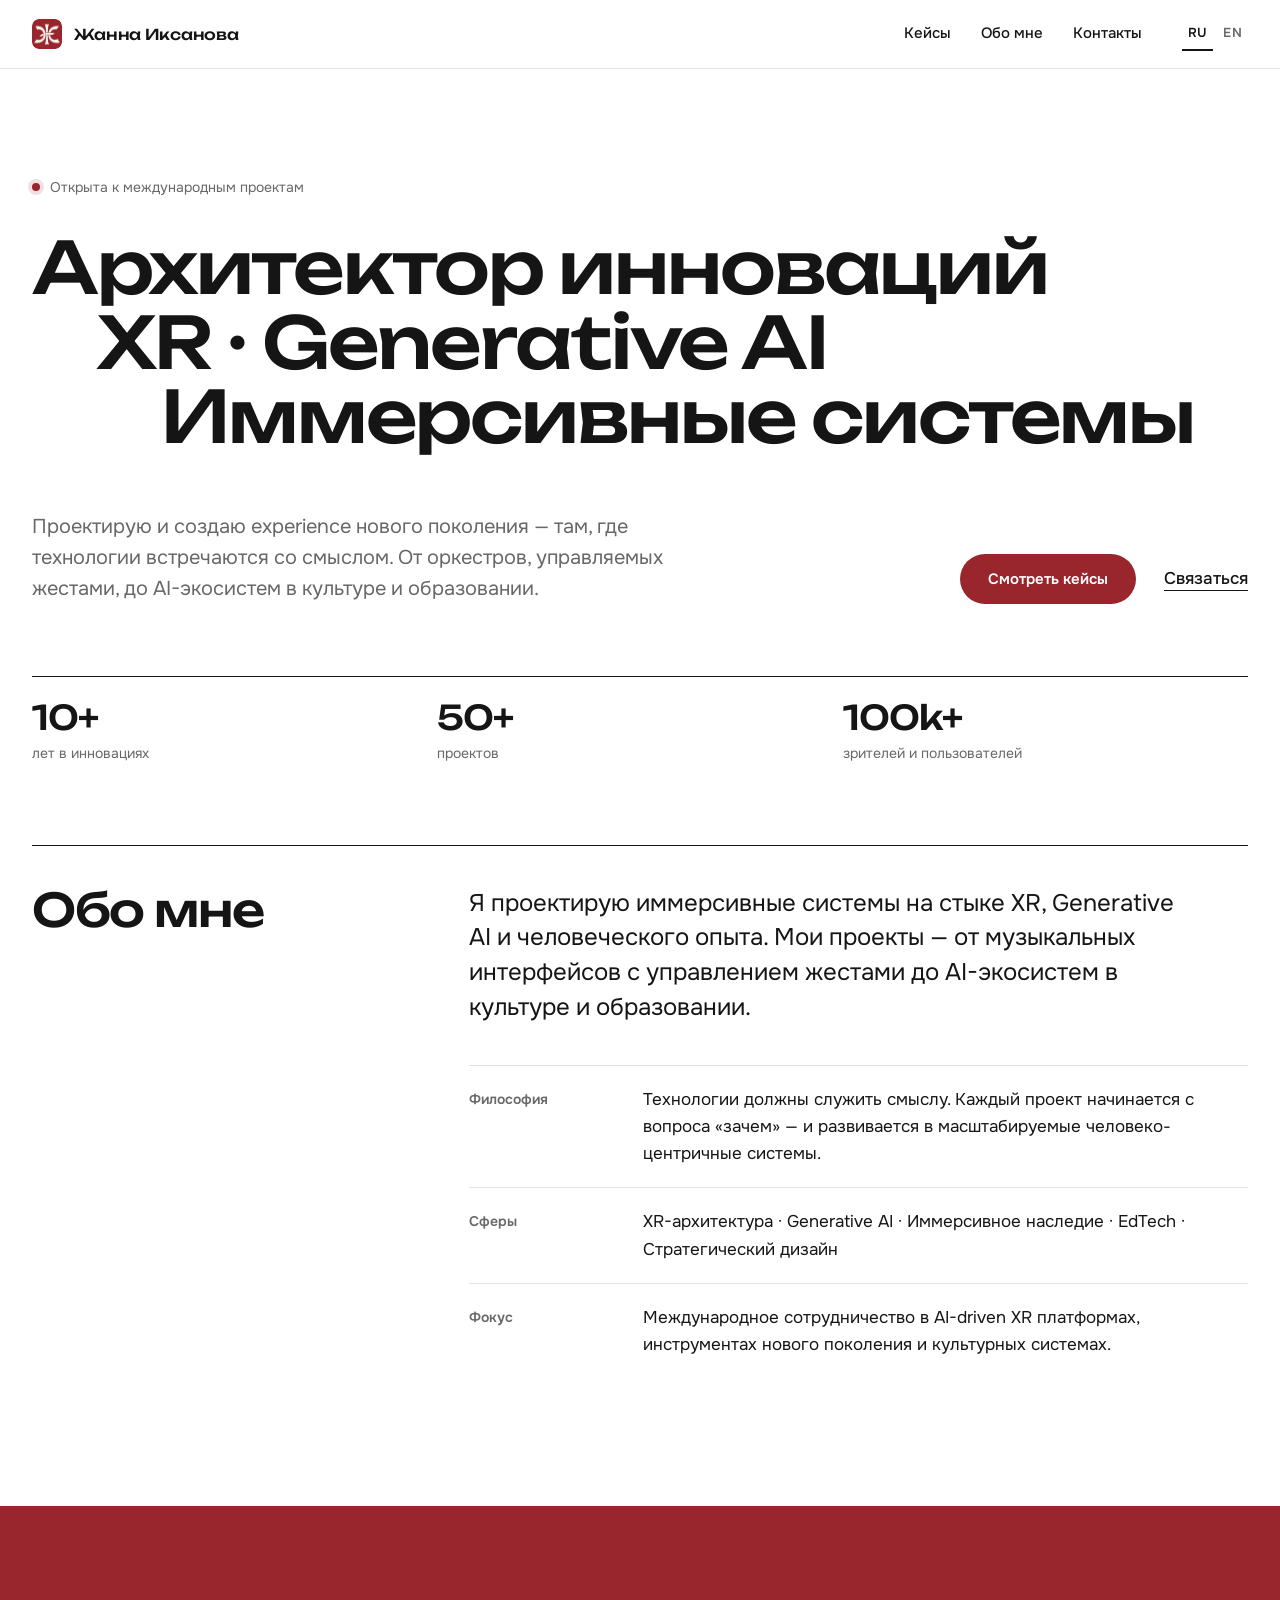
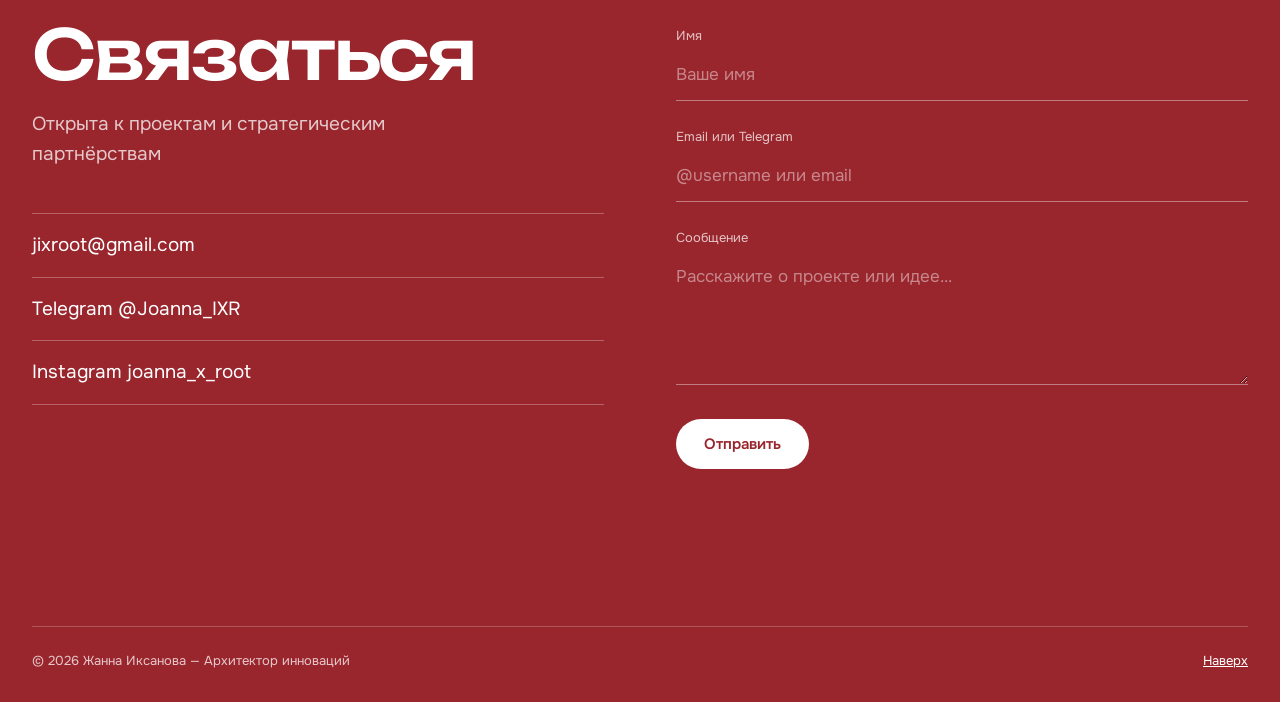
<file: index.html>
<!doctype html><html lang="ru"><head><meta charset="utf-8"><meta name="viewport" content="width=device-width, initial-scale=1, viewport-fit=cover"><meta name="color-scheme" content="light">
<title>Жанна Иксанова — архитектор инноваций | XR · Generative AI · иммерсивные системы</title><meta name="description" content="Жанна Иксанова — архитектор инноваций: XR, генеративный AI, иммерсивные системы. Реализованные проекты, концепции и экосистемы."><link rel="icon" type="image/png" sizes="32x32" href="icon-32.png"><link rel="icon" type="image/png" sizes="192x192" href="icon-192.png"><link rel="apple-touch-icon" href="apple-touch-icon.png"><meta property="og:type" content="website"><meta property="og:title" content="Жанна Иксанова — архитектор инноваций | XR · Generative AI · иммерсивные системы"><meta property="og:description" content="Жанна Иксанова — архитектор инноваций: XR, генеративный AI, иммерсивные системы. Реализованные проекты, концепции и экосистемы."><meta property="og:url" content="https://zhannaix.github.io/"><meta property="og:image" content="https://zhannaix.github.io/og-image.jpg"><meta property="og:image:width" content="1200"><meta property="og:image:height" content="628"><meta property="og:locale" content="ru_RU"><meta property="og:locale:alternate" content="en_US"><meta name="twitter:card" content="summary_large_image"><link rel="preconnect" href="https://fonts.googleapis.com"><link rel="preconnect" href="https://fonts.gstatic.com" crossorigin>
<link href="https://fonts.googleapis.com/css2?family=Onest:wght@400;500;600&family=Unbounded:wght@400;500;600&display=swap" rel="stylesheet"><link rel="stylesheet" href="site.css"></head><body id="top" data-lang="ru" data-page="home" data-title-ru="Жанна Иксанова — архитектор инноваций | XR · Generative AI · иммерсивные системы" data-title-en="Zhanna Iksanova — Innovation Architect | XR · Generative AI · Immersive Systems"><header class="nav"><div class="wrap nav-inner"><a class="logo" href="index.html"><img class="mark" src="icon-64.png" width="30" height="30" alt=""><span class="logo-name"><span lang="ru">Жанна Иксанова</span><span lang="en">Zhanna Iksanova</span></span></a>
<nav class="nav-links" aria-label="Основная навигация"><a href="cases.html" data-nav="cases"><span lang="ru">Кейсы</span><span lang="en">Work</span></a><a href="index.html#about" data-nav="about"><span lang="ru">Обо мне</span><span lang="en">About</span></a><a href="#contact" data-nav="contact"><span lang="ru">Контакты</span><span lang="en">Contact</span></a></nav>
<div class="lang" role="group" aria-label="Язык / Language"><button type="button" data-language="ru" aria-pressed="true">RU</button><button type="button" data-language="en" aria-pressed="false">EN</button></div>
<button class="menu-toggle" type="button" aria-expanded="false" aria-label="Меню"><span></span><span></span></button></div></header><main><section class="hero wrap"><p class="availability"><span lang="ru">Открыта к международным проектам</span><span lang="en">Open for international collaboration</span></p>
<h1 class="display"><span class="h-line h-line-1"><span lang="ru">Архитектор инноваций</span><span lang="en">Innovation Architect</span></span><span class="h-line h-line-2"><span lang="ru">XR · Generative&nbsp;AI</span><span lang="en">XR · Generative&nbsp;AI</span></span><span class="h-line h-line-3"><span lang="ru">Иммерсивные системы</span><span lang="en">Immersive Systems</span></span></h1>
<div class="hero-foot"><p class="hero-sub"><span lang="ru">Проектирую и создаю experience нового поколения — там, где технологии встречаются со смыслом. От оркестров, управляемых жестами, до AI-экосистем в культуре и образовании.</span><span lang="en">I design next-generation experiences where technology meets meaning. From gesture-controlled orchestras to AI-driven cultural ecosystems.</span></p>
<div class="hero-actions"><a class="btn" href="cases.html"><span lang="ru">Смотреть кейсы</span><span lang="en">Explore work</span></a><a class="link" href="#contact"><span lang="ru">Связаться</span><span lang="en">Get in touch</span></a></div></div><dl class="stats"><div><dt>10+</dt><dd><span lang="ru">лет в инновациях</span><span lang="en">years in innovation</span></dd></div><div><dt>50+</dt><dd><span lang="ru">проектов</span><span lang="en">projects delivered</span></dd></div><div><dt>100k+</dt><dd><span lang="ru">зрителей и пользователей</span><span lang="en">users reached</span></dd></div></dl></section><section id="about" class="about wrap"><h2 class="title-l"><span lang="ru">Обо мне</span><span lang="en">About</span></h2><div class="about-body"><p class="about-intro"><span lang="ru">Я проектирую иммерсивные системы на стыке XR, Generative AI и человеческого опыта. Мои проекты — от музыкальных интерфейсов с управлением жестами до AI-экосистем в культуре и образовании.</span><span lang="en">I architect immersive systems where XR, Generative AI, and human experience converge. My work spans from gesture-controlled musical interfaces to AI-driven cultural ecosystems.</span></p><dl class="about-list"><div><dt><span lang="ru">Философия</span><span lang="en">Philosophy</span></dt><dd><span lang="ru">Технологии должны служить смыслу. Каждый проект начинается с вопроса «зачем» — и развивается в масштабируемые человеко-центричные системы.</span><span lang="en">Technology must serve meaning. Every project starts with ‘why’ — and builds toward scalable, human-centric systems.</span></dd></div><div><dt><span lang="ru">Сферы</span><span lang="en">Domains</span></dt><dd><span lang="ru">XR-архитектура · Generative AI · Иммерсивное наследие · EdTech · Стратегический дизайн</span><span lang="en">XR Architecture · Generative AI · Immersive Heritage · EdTech · Strategic Design</span></dd></div><div><dt><span lang="ru">Фокус</span><span lang="en">Current focus</span></dt><dd><span lang="ru">Международное сотрудничество в AI-driven XR платформах, инструментах нового поколения и культурных системах.</span><span lang="en">International collaboration on AI-driven XR platforms, next-gen creative tools, and immersive cultural systems.</span></dd></div></dl></div></section></main><section id="contact" class="contact"><div class="wrap contact-grid"><div><h2 class="title-l"><span lang="ru">Связаться</span><span lang="en">Get in touch</span></h2><p class="contact-sub"><span lang="ru">Открыта к проектам и стратегическим партнёрствам</span><span lang="en">Open to international projects and strategic partnerships</span></p>
<ul class="contact-links"><li><a href="mailto:jixroot@gmail.com">jixroot@gmail.com</a></li><li><a href="https://t.me/Joanna_IXR" target="_blank" rel="noopener noreferrer">Telegram @Joanna_IXR</a></li><li><a href="https://www.instagram.com/joanna_x_root/" target="_blank" rel="noopener noreferrer">Instagram joanna_x_root</a></li></ul></div>
<form class="contact-form" id="contactForm" novalidate>
<label><span class="lbl"><span lang="ru">Имя</span><span lang="en">Name</span></span><input type="text" id="name" name="name" data-ph-ru="Ваше имя" data-ph-en="Your name" placeholder="Ваше имя" required></label>
<label><span class="lbl"><span lang="ru">Email или Telegram</span><span lang="en">Email or Telegram</span></span><input type="text" id="contact-info" name="contact" data-ph-ru="@username или email" data-ph-en="@username or email" placeholder="@username или email" required></label>
<label><span class="lbl"><span lang="ru">Сообщение</span><span lang="en">Message</span></span><textarea id="message" name="message" rows="4" data-ph-ru="Расскажите о проекте или идее..." data-ph-en="Tell me about your project or idea..." placeholder="Расскажите о проекте или идее..." required></textarea></label>
<button type="submit" class="btn btn-light"><span lang="ru">Отправить</span><span lang="en">Send message</span></button><p class="form-status" role="status" aria-live="polite"></p></form></div>
<footer class="foot wrap"><span><span lang="ru">© 2026 Жанна Иксанова — Архитектор инноваций</span><span lang="en">© 2026 Zhanna Iksanova — Innovation Architect</span></span><a href="#top" id="back-top"><span lang="ru">Наверх</span><span lang="en">Back to top</span></a></footer></section><script>
(()=>{
const body=document.body,langBtns=[...document.querySelectorAll('[data-language]')];
function fitText(){
 const groups={};
 document.querySelectorAll('[data-fit]').forEach(el=>{el.style.fontSize='';if(el.clientWidth>0)(groups[el.dataset.fit]=groups[el.dataset.fit]||[]).push(el);});
 Object.values(groups).forEach(els=>{
  const base=parseFloat(getComputedStyle(els[0]).fontSize);let size=base;
  els.forEach(el=>{if(el.scrollWidth>el.clientWidth+1)size=Math.min(size,base*el.clientWidth/el.scrollWidth*0.97);});
  if(size<base)els.forEach(el=>el.style.fontSize=size+'px');
 });
}
let fitTimer;window.addEventListener('resize',()=>{clearTimeout(fitTimer);fitTimer=setTimeout(fitText,120);});
if(document.fonts&&document.fonts.ready)document.fonts.ready.then(fitText);
function setLanguage(lang){lang=lang==='en'?'en':'ru';body.dataset.lang=lang;document.documentElement.lang=lang;
 langBtns.forEach(b=>b.setAttribute('aria-pressed',String(b.dataset.language===lang)));
 document.querySelectorAll('[data-ph-ru]').forEach(el=>el.placeholder=el.dataset[lang==='ru'?'phRu':'phEn']);
 if(body.dataset.titleRu)document.title=body.dataset[lang==='ru'?'titleRu':'titleEn'];
 try{localStorage.setItem('lang',lang)}catch(e){}
 fitText();}
langBtns.forEach(b=>b.addEventListener('click',()=>setLanguage(b.dataset.language)));
let saved='ru';try{saved=localStorage.getItem('lang')||'ru'}catch(e){}setLanguage(saved);
const toggle=document.querySelector('.menu-toggle'),links=document.querySelector('.nav-links');
toggle.addEventListener('click',()=>{const o=links.classList.toggle('open');toggle.setAttribute('aria-expanded',String(o));});
links.querySelectorAll('a').forEach(a=>a.addEventListener('click',()=>{links.classList.remove('open');toggle.setAttribute('aria-expanded','false');}));
document.getElementById('back-top').addEventListener('click',e=>{e.preventDefault();window.scrollTo({top:0,behavior:matchMedia('(prefers-reduced-motion: reduce)').matches?'auto':'smooth'});});
const views=[...document.querySelectorAll('.view')];
if(views.length){
 function route(){const id=decodeURIComponent(location.hash.slice(1));const el=id&&document.getElementById(id);
  let v=views.find(x=>x.dataset.view===id)||(el&&el.closest('.view'));
  if(v){views.forEach(x=>x.hidden=x!==v);}else if(!views.some(x=>!x.hidden)){views.forEach((x,i)=>x.hidden=i!==0);}
  const cur=views.find(x=>!x.hidden).dataset.view;
  document.querySelectorAll('[data-nav]').forEach(a=>a.toggleAttribute('aria-current',(a.dataset.nav==='cases'&&cur!=='home')||(a.dataset.nav==='about'&&id==='about')));
  fitText();
  if(v&&v.dataset.view===id){window.scrollTo(0,0);}else if(el){el.scrollIntoView();}
 }
 window.addEventListener('hashchange',route);route();
}else{const pg=body.dataset.page||'home';document.querySelectorAll('[data-nav]').forEach(a=>a.toggleAttribute('aria-current',a.dataset.nav==='cases'&&pg!=='home'));}
const form=document.getElementById('contactForm');
form.addEventListener('submit',async e=>{e.preventDefault();const st=form.querySelector('.form-status'),lang=body.dataset.lang;
 const msg={ru:{need:'Заполните все три поля.',sending:'Отправка…',ok:'Спасибо! Я свяжусь с вами в ближайшее время.',err:'Не удалось отправить. Напишите мне в Telegram: @Joanna_IXR',pv:'В превью форма не отправляется. На сайте сообщение уйдёт в вашу Google-таблицу.'},
            en:{need:'Please fill in all three fields.',sending:'Sending…',ok:'Thank you! I’ll get back to you soon.',err:'Couldn’t send. Message me on Telegram: @Joanna_IXR',pv:'The form doesn’t send in this preview. On the live site, messages go to your Google Sheet.'}}[lang];
 if(!form.checkValidity()){st.textContent=msg.need;return;}
 const btn=form.querySelector('button');btn.disabled=true;st.textContent=msg.sending;
 try{await fetch('https://script.google.com/macros/s/AKfycbxoZCzNRQo8dFfOddq-DYVePMU8P7vgCfyHF1Z79HL2Y_UBNC90lDNvpIFGMXM8gjHw/exec',{method:'POST',mode:'no-cors',headers:{'Content-Type':'application/json'},body:JSON.stringify({name:document.getElementById('name').value,contact:document.getElementById('contact-info').value,message:document.getElementById('message').value})});st.textContent=msg.ok;form.reset();}
 catch(err){st.textContent=msg.err;}finally{btn.disabled=false;}
});
})();
</script></body></html>
</file>
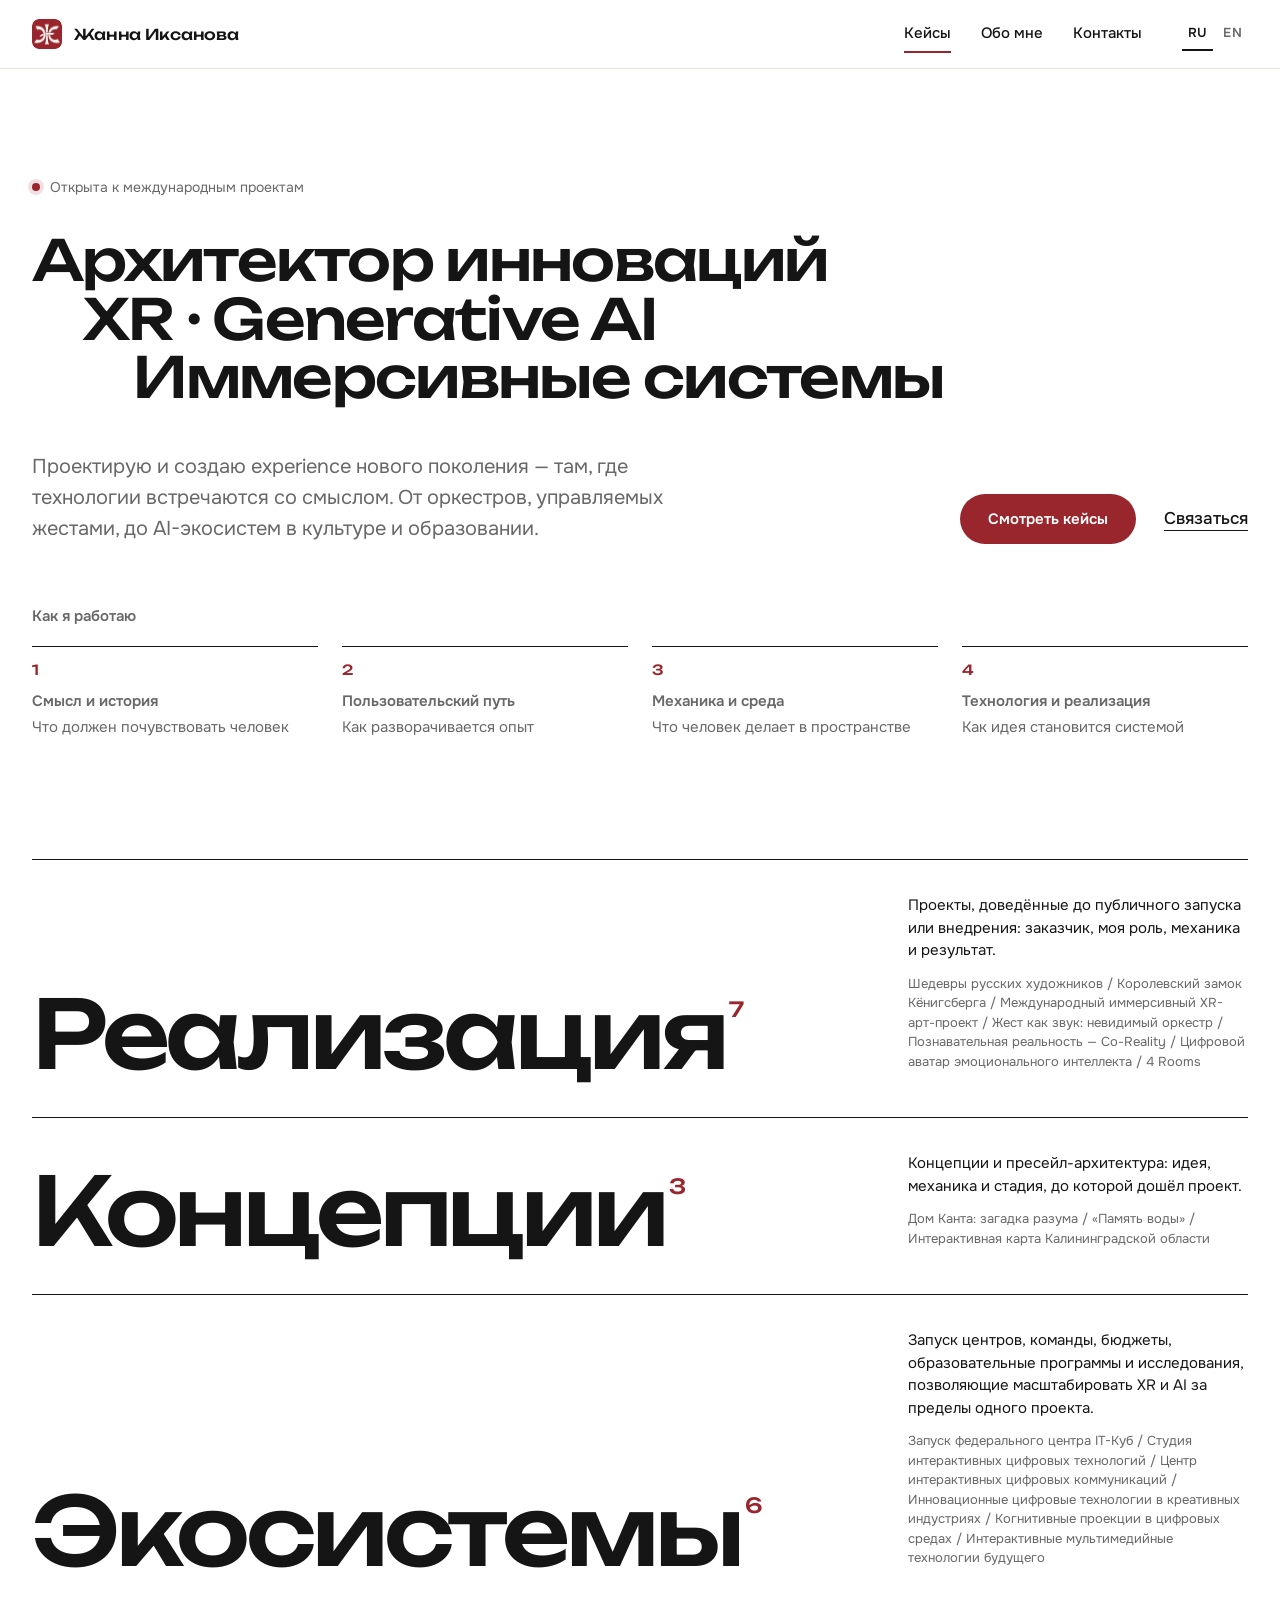
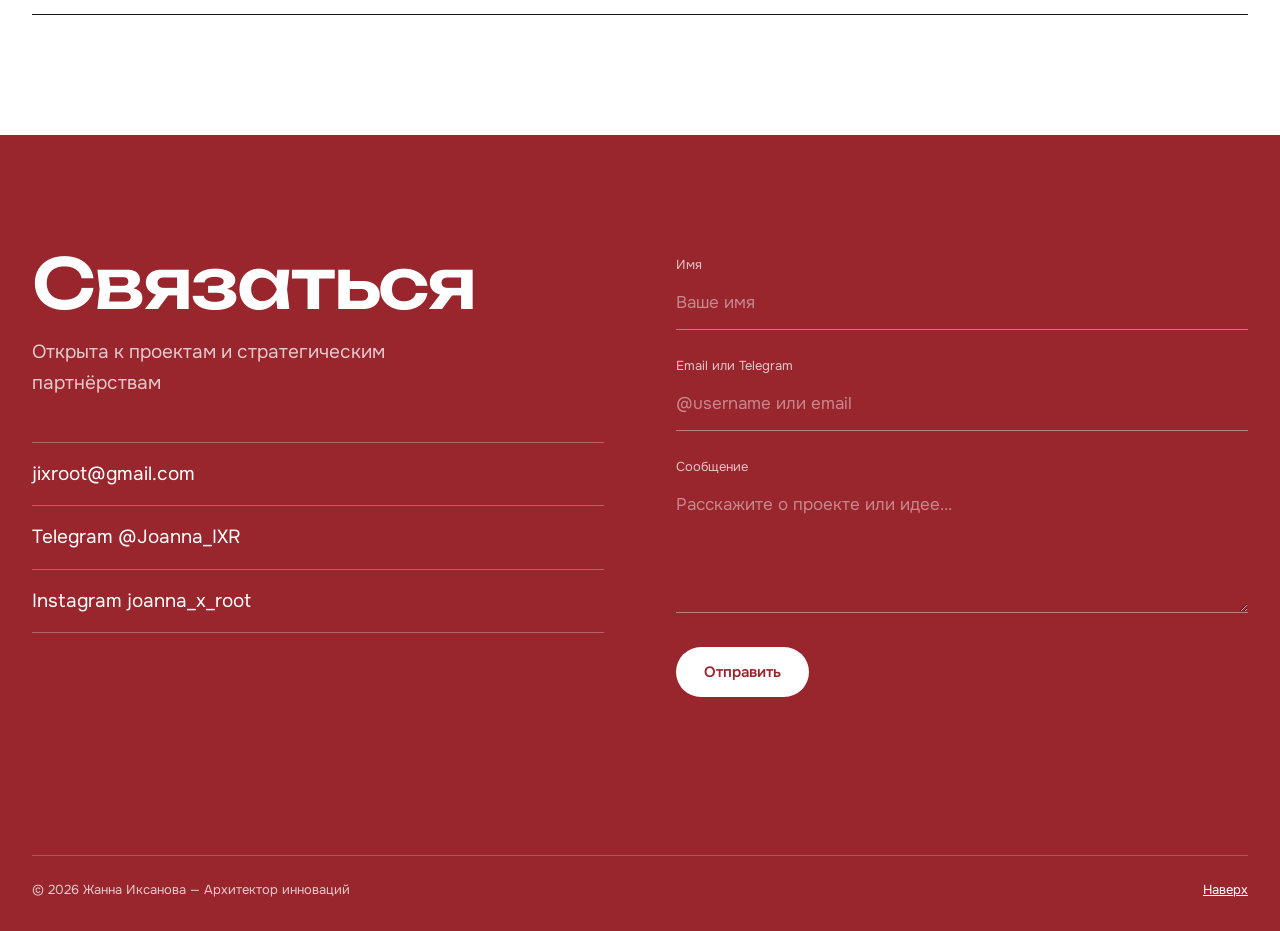
<file: cases.html>
<!doctype html><html lang="ru"><head><meta charset="utf-8"><meta name="viewport" content="width=device-width, initial-scale=1, viewport-fit=cover"><meta name="color-scheme" content="light">
<title>Кейсы — Жанна Иксанова</title><meta name="description" content="Жанна Иксанова — архитектор инноваций: XR, генеративный AI, иммерсивные системы. Реализованные проекты, концепции и экосистемы."><link rel="icon" type="image/png" sizes="32x32" href="icon-32.png"><link rel="icon" type="image/png" sizes="192x192" href="icon-192.png"><link rel="apple-touch-icon" href="apple-touch-icon.png"><meta property="og:type" content="website"><meta property="og:title" content="Кейсы — Жанна Иксанова"><meta property="og:description" content="Жанна Иксанова — архитектор инноваций: XR, генеративный AI, иммерсивные системы. Реализованные проекты, концепции и экосистемы."><meta property="og:url" content="https://zhannaix.github.io/cases.html"><meta property="og:image" content="https://zhannaix.github.io/og-image.jpg"><meta property="og:image:width" content="1200"><meta property="og:image:height" content="628"><meta property="og:locale" content="ru_RU"><meta property="og:locale:alternate" content="en_US"><meta name="twitter:card" content="summary_large_image"><link rel="preconnect" href="https://fonts.googleapis.com"><link rel="preconnect" href="https://fonts.gstatic.com" crossorigin>
<link href="https://fonts.googleapis.com/css2?family=Onest:wght@400;500;600&family=Unbounded:wght@400;500;600&display=swap" rel="stylesheet"><link rel="stylesheet" href="site.css"></head><body id="top" data-lang="ru" data-page="cases" data-title-ru="Кейсы — Жанна Иксанова" data-title-en="Work — Zhanna Iksanova"><header class="nav"><div class="wrap nav-inner"><a class="logo" href="index.html"><img class="mark" src="icon-64.png" width="30" height="30" alt=""><span class="logo-name"><span lang="ru">Жанна Иксанова</span><span lang="en">Zhanna Iksanova</span></span></a>
<nav class="nav-links" aria-label="Основная навигация"><a href="cases.html" data-nav="cases"><span lang="ru">Кейсы</span><span lang="en">Work</span></a><a href="index.html#about" data-nav="about"><span lang="ru">Обо мне</span><span lang="en">About</span></a><a href="#contact" data-nav="contact"><span lang="ru">Контакты</span><span lang="en">Contact</span></a></nav>
<div class="lang" role="group" aria-label="Язык / Language"><button type="button" data-language="ru" aria-pressed="true">RU</button><button type="button" data-language="en" aria-pressed="false">EN</button></div>
<button class="menu-toggle" type="button" aria-expanded="false" aria-label="Меню"><span></span><span></span></button></div></header><main><section class="hero wrap hero-compact"><p class="availability"><span lang="ru">Открыта к международным проектам</span><span lang="en">Open for international collaboration</span></p>
<h1 class="display"><span class="h-line h-line-1"><span lang="ru">Архитектор инноваций</span><span lang="en">Innovation Architect</span></span><span class="h-line h-line-2"><span lang="ru">XR · Generative&nbsp;AI</span><span lang="en">XR · Generative&nbsp;AI</span></span><span class="h-line h-line-3"><span lang="ru">Иммерсивные системы</span><span lang="en">Immersive Systems</span></span></h1>
<div class="hero-foot"><p class="hero-sub"><span lang="ru">Проектирую и создаю experience нового поколения — там, где технологии встречаются со смыслом. От оркестров, управляемых жестами, до AI-экосистем в культуре и образовании.</span><span lang="en">I design next-generation experiences where technology meets meaning. From gesture-controlled orchestras to AI-driven cultural ecosystems.</span></p>
<div class="hero-actions"><a class="btn" href="#sections"><span lang="ru">Смотреть кейсы</span><span lang="en">Explore work</span></a><a class="link" href="#contact"><span lang="ru">Связаться</span><span lang="en">Get in touch</span></a></div></div></section><section class="steps wrap" aria-labelledby="steps-t"><h2 id="steps-t" class="kicker"><span lang="ru">Как я работаю</span><span lang="en">How I work</span></h2><ol><li><strong><span lang="ru">Смысл и история</span><span lang="en">Meaning &amp; narrative</span></strong><span><span lang="ru">Что должен почувствовать человек</span><span lang="en">What the participant should feel</span></span></li><li><strong><span lang="ru">Пользовательский путь</span><span lang="en">Experience journey</span></strong><span><span lang="ru">Как разворачивается опыт</span><span lang="en">How the experience unfolds</span></span></li><li><strong><span lang="ru">Механика и среда</span><span lang="en">Interaction &amp; environment</span></strong><span><span lang="ru">Что человек делает в пространстве</span><span lang="en">What the participant does in space</span></span></li><li><strong><span lang="ru">Технология и реализация</span><span lang="en">Technology &amp; delivery</span></strong><span><span lang="ru">Как идея становится системой</span><span lang="en">How the idea becomes a system</span></span></li></ol></section><section id="sections" class="sections wrap" aria-label="Разделы кейсов"><a class="index-row" href="realized.html"><span class="index-title" data-fit="index"><span lang="ru">Реализация</span><span lang="en">Implementation</span><sup>7</sup></span><span class="index-meta"><span class="index-lead"><span lang="ru">Проекты, доведённые до публичного запуска или внедрения: заказчик, моя роль, механика и результат.</span><span lang="en">Projects taken to public launch or deployment: client, my role, mechanics and outcome.</span></span><span class="index-names"><span lang="ru">Шедевры русских художников / Королевский замок Кёнигсберга / Международный иммерсивный XR-арт-проект / Жест как звук: невидимый оркестр / Познавательная реальность — Co-Reality / Цифровой аватар эмоционального интеллекта / 4 Rooms</span><span lang="en">Masterpieces of Russian Artists / Königsberg Royal Castle / International Immersive XR Art Project / Gesture as Sound: The Invisible Orchestra / Cognitive Reality — Co-Reality / Digital Avatar for Emotional Intelligence / 4 Rooms</span></span></span></a><a class="index-row" href="concepts.html"><span class="index-title" data-fit="index"><span lang="ru">Концепции</span><span lang="en">Concepts</span><sup>3</sup></span><span class="index-meta"><span class="index-lead"><span lang="ru">Концепции и пресейл-архитектура: идея, механика и стадия, до которой дошёл проект.</span><span lang="en">Concepts and presale architecture: the idea, the mechanics and how far each project has progressed.</span></span><span class="index-names"><span lang="ru">Дом Канта: загадка разума / «Память воды» / Интерактивная карта Калининградской области</span><span lang="en">The House of Kant: A Riddle of Reason / Memory of Water / Interactive Map of the Kaliningrad Region</span></span></span></a><a class="index-row" href="ecosystems.html"><span class="index-title" data-fit="index"><span lang="ru">Экосистемы</span><span lang="en">Ecosystems</span><sup>6</sup></span><span class="index-meta"><span class="index-lead"><span lang="ru">Запуск центров, команды, бюджеты, образовательные программы и исследования, позволяющие масштабировать XR и AI за пределы одного проекта.</span><span lang="en">Launching centers, teams and budgets, plus learning programs and research that help XR and AI scale beyond a single project.</span></span><span class="index-names"><span lang="ru">Запуск федерального центра IT-Куб / Студия интерактивных цифровых технологий / Центр интерактивных цифровых коммуникаций / Инновационные цифровые технологии в креативных индустриях / Когнитивные проекции в цифровых средах / Интерактивные мультимедийные технологии будущего</span><span lang="en">Federal IT-Cube Center Launch / Interactive Digital Technologies Studio / Center for Interactive Digital Communications / Innovative Digital Technologies in Creative Industries / Cognitive Projections in Digital Environments / Interactive Multimedia Technologies of the Future</span></span></span></a></section></main><section id="contact" class="contact"><div class="wrap contact-grid"><div><h2 class="title-l"><span lang="ru">Связаться</span><span lang="en">Get in touch</span></h2><p class="contact-sub"><span lang="ru">Открыта к проектам и стратегическим партнёрствам</span><span lang="en">Open to international projects and strategic partnerships</span></p>
<ul class="contact-links"><li><a href="mailto:jixroot@gmail.com">jixroot@gmail.com</a></li><li><a href="https://t.me/Joanna_IXR" target="_blank" rel="noopener noreferrer">Telegram @Joanna_IXR</a></li><li><a href="https://www.instagram.com/joanna_x_root/" target="_blank" rel="noopener noreferrer">Instagram joanna_x_root</a></li></ul></div>
<form class="contact-form" id="contactForm" novalidate>
<label><span class="lbl"><span lang="ru">Имя</span><span lang="en">Name</span></span><input type="text" id="name" name="name" data-ph-ru="Ваше имя" data-ph-en="Your name" placeholder="Ваше имя" required></label>
<label><span class="lbl"><span lang="ru">Email или Telegram</span><span lang="en">Email or Telegram</span></span><input type="text" id="contact-info" name="contact" data-ph-ru="@username или email" data-ph-en="@username or email" placeholder="@username или email" required></label>
<label><span class="lbl"><span lang="ru">Сообщение</span><span lang="en">Message</span></span><textarea id="message" name="message" rows="4" data-ph-ru="Расскажите о проекте или идее..." data-ph-en="Tell me about your project or idea..." placeholder="Расскажите о проекте или идее..." required></textarea></label>
<button type="submit" class="btn btn-light"><span lang="ru">Отправить</span><span lang="en">Send message</span></button><p class="form-status" role="status" aria-live="polite"></p></form></div>
<footer class="foot wrap"><span><span lang="ru">© 2026 Жанна Иксанова — Архитектор инноваций</span><span lang="en">© 2026 Zhanna Iksanova — Innovation Architect</span></span><a href="#top" id="back-top"><span lang="ru">Наверх</span><span lang="en">Back to top</span></a></footer></section><script>
(()=>{
const body=document.body,langBtns=[...document.querySelectorAll('[data-language]')];
function fitText(){
 const groups={};
 document.querySelectorAll('[data-fit]').forEach(el=>{el.style.fontSize='';if(el.clientWidth>0)(groups[el.dataset.fit]=groups[el.dataset.fit]||[]).push(el);});
 Object.values(groups).forEach(els=>{
  const base=parseFloat(getComputedStyle(els[0]).fontSize);let size=base;
  els.forEach(el=>{if(el.scrollWidth>el.clientWidth+1)size=Math.min(size,base*el.clientWidth/el.scrollWidth*0.97);});
  if(size<base)els.forEach(el=>el.style.fontSize=size+'px');
 });
}
let fitTimer;window.addEventListener('resize',()=>{clearTimeout(fitTimer);fitTimer=setTimeout(fitText,120);});
if(document.fonts&&document.fonts.ready)document.fonts.ready.then(fitText);
function setLanguage(lang){lang=lang==='en'?'en':'ru';body.dataset.lang=lang;document.documentElement.lang=lang;
 langBtns.forEach(b=>b.setAttribute('aria-pressed',String(b.dataset.language===lang)));
 document.querySelectorAll('[data-ph-ru]').forEach(el=>el.placeholder=el.dataset[lang==='ru'?'phRu':'phEn']);
 if(body.dataset.titleRu)document.title=body.dataset[lang==='ru'?'titleRu':'titleEn'];
 try{localStorage.setItem('lang',lang)}catch(e){}
 fitText();}
langBtns.forEach(b=>b.addEventListener('click',()=>setLanguage(b.dataset.language)));
let saved='ru';try{saved=localStorage.getItem('lang')||'ru'}catch(e){}setLanguage(saved);
const toggle=document.querySelector('.menu-toggle'),links=document.querySelector('.nav-links');
toggle.addEventListener('click',()=>{const o=links.classList.toggle('open');toggle.setAttribute('aria-expanded',String(o));});
links.querySelectorAll('a').forEach(a=>a.addEventListener('click',()=>{links.classList.remove('open');toggle.setAttribute('aria-expanded','false');}));
document.getElementById('back-top').addEventListener('click',e=>{e.preventDefault();window.scrollTo({top:0,behavior:matchMedia('(prefers-reduced-motion: reduce)').matches?'auto':'smooth'});});
const views=[...document.querySelectorAll('.view')];
if(views.length){
 function route(){const id=decodeURIComponent(location.hash.slice(1));const el=id&&document.getElementById(id);
  let v=views.find(x=>x.dataset.view===id)||(el&&el.closest('.view'));
  if(v){views.forEach(x=>x.hidden=x!==v);}else if(!views.some(x=>!x.hidden)){views.forEach((x,i)=>x.hidden=i!==0);}
  const cur=views.find(x=>!x.hidden).dataset.view;
  document.querySelectorAll('[data-nav]').forEach(a=>a.toggleAttribute('aria-current',(a.dataset.nav==='cases'&&cur!=='home')||(a.dataset.nav==='about'&&id==='about')));
  fitText();
  if(v&&v.dataset.view===id){window.scrollTo(0,0);}else if(el){el.scrollIntoView();}
 }
 window.addEventListener('hashchange',route);route();
}else{const pg=body.dataset.page||'home';document.querySelectorAll('[data-nav]').forEach(a=>a.toggleAttribute('aria-current',a.dataset.nav==='cases'&&pg!=='home'));}
const form=document.getElementById('contactForm');
form.addEventListener('submit',async e=>{e.preventDefault();const st=form.querySelector('.form-status'),lang=body.dataset.lang;
 const msg={ru:{need:'Заполните все три поля.',sending:'Отправка…',ok:'Спасибо! Я свяжусь с вами в ближайшее время.',err:'Не удалось отправить. Напишите мне в Telegram: @Joanna_IXR',pv:'В превью форма не отправляется. На сайте сообщение уйдёт в вашу Google-таблицу.'},
            en:{need:'Please fill in all three fields.',sending:'Sending…',ok:'Thank you! I’ll get back to you soon.',err:'Couldn’t send. Message me on Telegram: @Joanna_IXR',pv:'The form doesn’t send in this preview. On the live site, messages go to your Google Sheet.'}}[lang];
 if(!form.checkValidity()){st.textContent=msg.need;return;}
 const btn=form.querySelector('button');btn.disabled=true;st.textContent=msg.sending;
 try{await fetch('https://script.google.com/macros/s/AKfycbxoZCzNRQo8dFfOddq-DYVePMU8P7vgCfyHF1Z79HL2Y_UBNC90lDNvpIFGMXM8gjHw/exec',{method:'POST',mode:'no-cors',headers:{'Content-Type':'application/json'},body:JSON.stringify({name:document.getElementById('name').value,contact:document.getElementById('contact-info').value,message:document.getElementById('message').value})});st.textContent=msg.ok;form.reset();}
 catch(err){st.textContent=msg.err;}finally{btn.disabled=false;}
});
})();
</script></body></html>
</file>
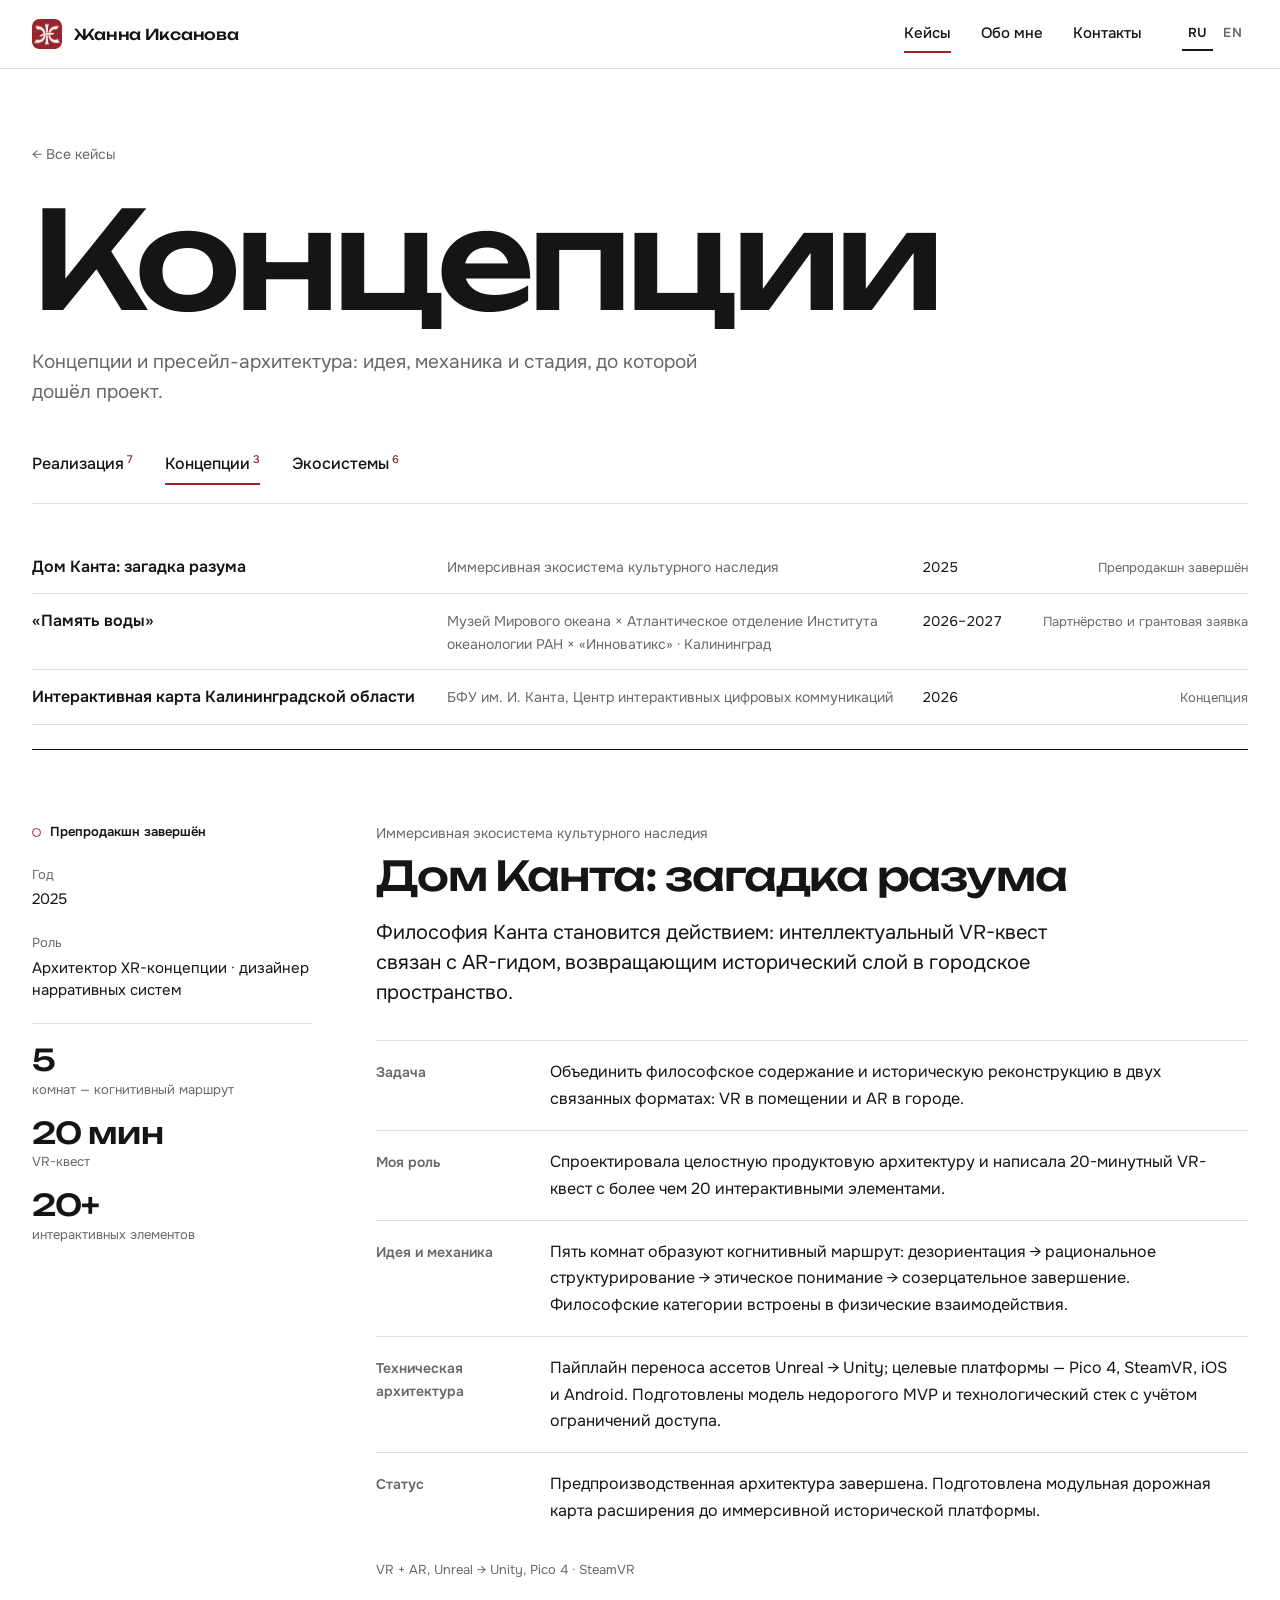
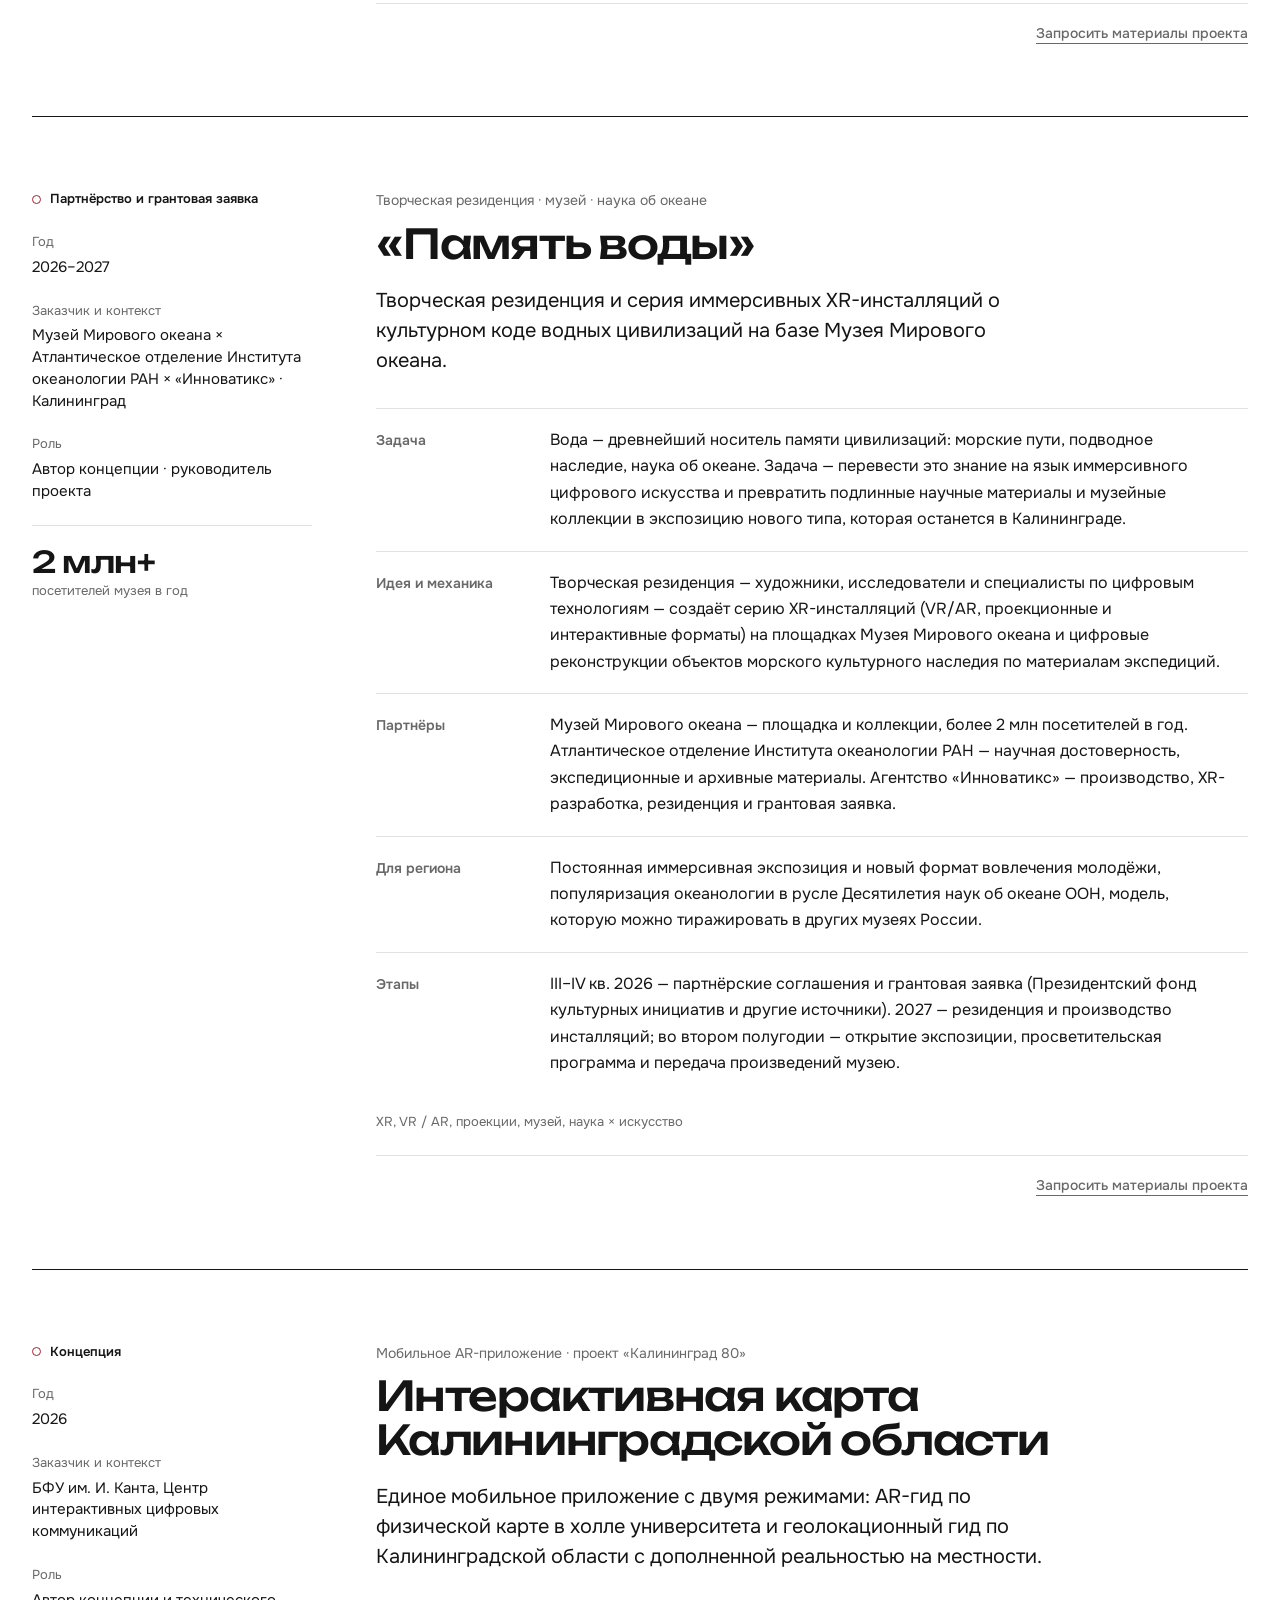
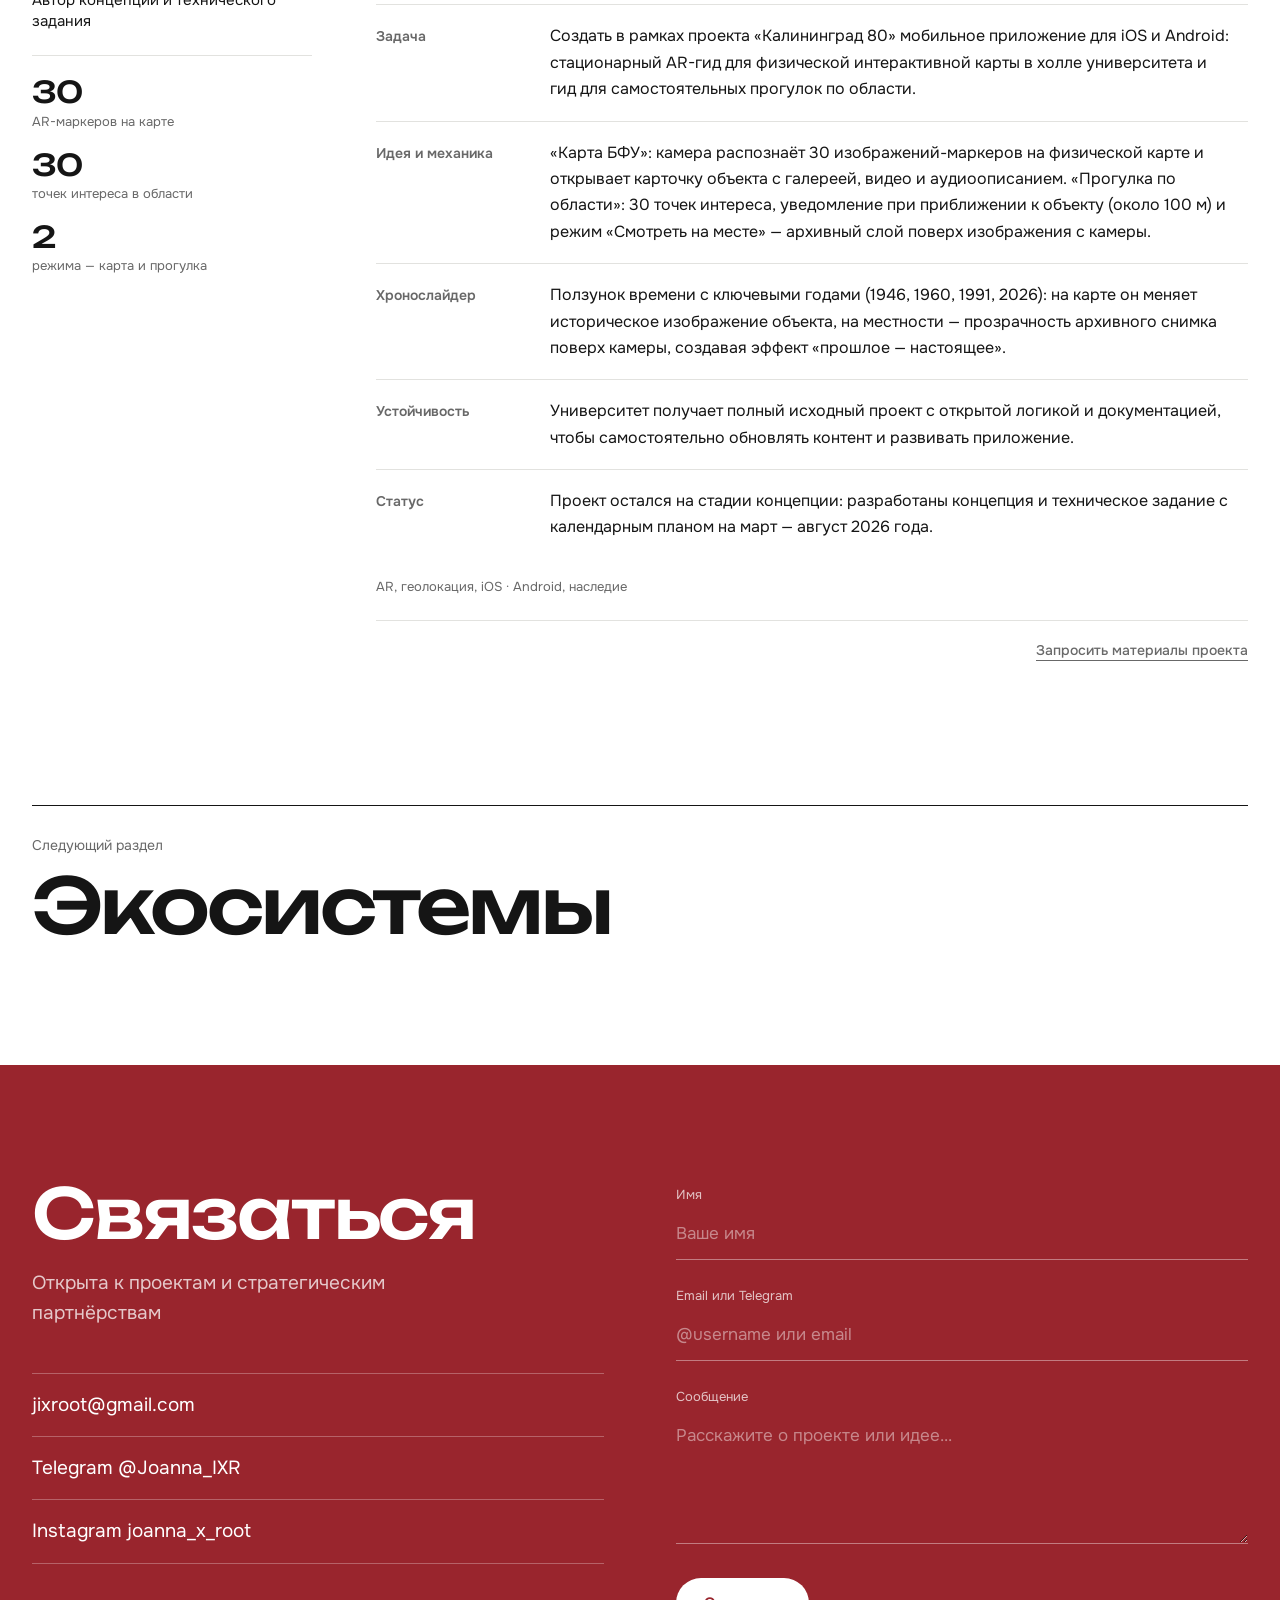
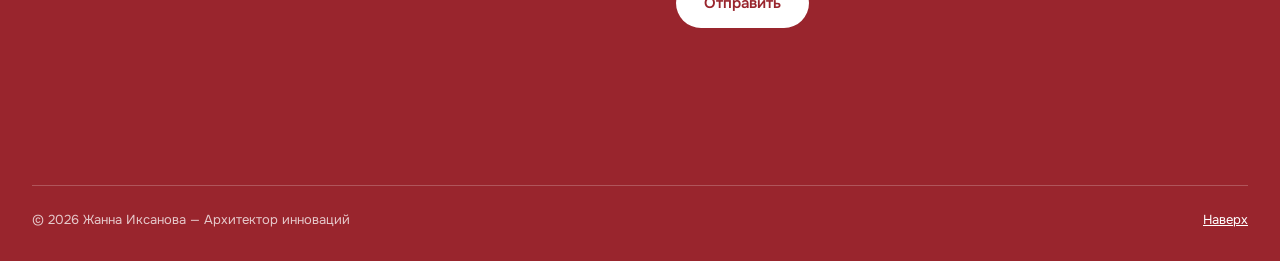
<file: concepts.html>
<!doctype html><html lang="ru"><head><meta charset="utf-8"><meta name="viewport" content="width=device-width, initial-scale=1, viewport-fit=cover"><meta name="color-scheme" content="light">
<title>Концепции — Жанна Иксанова</title><meta name="description" content="Жанна Иксанова — архитектор инноваций: XR, генеративный AI, иммерсивные системы. Реализованные проекты, концепции и экосистемы."><link rel="icon" type="image/png" sizes="32x32" href="icon-32.png"><link rel="icon" type="image/png" sizes="192x192" href="icon-192.png"><link rel="apple-touch-icon" href="apple-touch-icon.png"><meta property="og:type" content="website"><meta property="og:title" content="Концепции — Жанна Иксанова"><meta property="og:description" content="Жанна Иксанова — архитектор инноваций: XR, генеративный AI, иммерсивные системы. Реализованные проекты, концепции и экосистемы."><meta property="og:url" content="https://zhannaix.github.io/concepts.html"><meta property="og:image" content="https://zhannaix.github.io/og-image.jpg"><meta property="og:image:width" content="1200"><meta property="og:image:height" content="628"><meta property="og:locale" content="ru_RU"><meta property="og:locale:alternate" content="en_US"><meta name="twitter:card" content="summary_large_image"><link rel="preconnect" href="https://fonts.googleapis.com"><link rel="preconnect" href="https://fonts.gstatic.com" crossorigin>
<link href="https://fonts.googleapis.com/css2?family=Onest:wght@400;500;600&family=Unbounded:wght@400;500;600&display=swap" rel="stylesheet"><link rel="stylesheet" href="site.css"></head><body id="top" data-lang="ru" data-page="concepts" data-title-ru="Концепции — Жанна Иксанова" data-title-en="Concepts — Zhanna Iksanova"><header class="nav"><div class="wrap nav-inner"><a class="logo" href="index.html"><img class="mark" src="icon-64.png" width="30" height="30" alt=""><span class="logo-name"><span lang="ru">Жанна Иксанова</span><span lang="en">Zhanna Iksanova</span></span></a>
<nav class="nav-links" aria-label="Основная навигация"><a href="cases.html" data-nav="cases"><span lang="ru">Кейсы</span><span lang="en">Work</span></a><a href="index.html#about" data-nav="about"><span lang="ru">Обо мне</span><span lang="en">About</span></a><a href="#contact" data-nav="contact"><span lang="ru">Контакты</span><span lang="en">Contact</span></a></nav>
<div class="lang" role="group" aria-label="Язык / Language"><button type="button" data-language="ru" aria-pressed="true">RU</button><button type="button" data-language="en" aria-pressed="false">EN</button></div>
<button class="menu-toggle" type="button" aria-expanded="false" aria-label="Меню"><span></span><span></span></button></div></header><main><header class="page-head wrap"><a class="back" href="cases.html">← <span lang="ru">Все кейсы</span><span lang="en">All cases</span></a><h1 class="display page-title" data-fit="page"><span lang="ru">Концепции</span><span lang="en">Concepts</span></h1><p class="page-lead"><span lang="ru">Концепции и пресейл-архитектура: идея, механика и стадия, до которой дошёл проект.</span><span lang="en">Concepts and presale architecture: the idea, the mechanics and how far each project has progressed.</span></p><nav class="tabs" aria-label="Разделы"><a href="realized.html"><span lang="ru">Реализация</span><span lang="en">Implementation</span><sup>7</sup></a><a href="concepts.html" aria-current="page"><span lang="ru">Концепции</span><span lang="en">Concepts</span><sup>3</sup></a><a href="ecosystems.html"><span lang="ru">Экосистемы</span><span lang="en">Ecosystems</span><sup>6</sup></a></nav></header><section class="wrap cases-wrap"><ol class="toc"><li><a href="concepts.html#house-of-kant"><span class="toc-title"><span lang="ru">Дом Канта: загадка разума</span><span lang="en">The House of Kant: A Riddle of Reason</span></span><span class="toc-ctx"><span lang="ru">Иммерсивная экосистема культурного наследия</span><span lang="en">Immersive heritage ecosystem</span></span><span class="toc-yr">2025</span><span class="toc-st"><span lang="ru">Препродакшн завершён</span><span lang="en">Pre-production complete</span></span></a></li><li><a href="concepts.html#memory-of-water"><span class="toc-title"><span lang="ru">«Память воды»</span><span lang="en">Memory of Water</span></span><span class="toc-ctx"><span lang="ru">Музей Мирового океана × Атлантическое отделение Института океанологии РАН × «Инноватикс» · Калининград</span><span lang="en">Museum of the World Ocean × Atlantic Branch of the Shirshov Institute of Oceanology × Innovatix · Kaliningrad</span></span><span class="toc-yr">2026–2027</span><span class="toc-st"><span lang="ru">Партнёрство и грантовая заявка</span><span lang="en">Partnership &amp; grant application</span></span></a></li><li><a href="concepts.html#kaliningrad-map"><span class="toc-title"><span lang="ru">Интерактивная карта Калининградской области</span><span lang="en">Interactive Map of the Kaliningrad Region</span></span><span class="toc-ctx"><span lang="ru">БФУ им. И. Канта, Центр интерактивных цифровых коммуникаций</span><span lang="en">IKBFU Center for Interactive Digital Communications</span></span><span class="toc-yr">2026</span><span class="toc-st"><span lang="ru">Концепция</span><span lang="en">Concept</span></span></a></li></ol><div class="case-list"><article id="house-of-kant" class="case" aria-labelledby="t-house-of-kant"><div class="case-head"><p class="case-cat"><span lang="ru">Иммерсивная экосистема культурного наследия</span><span lang="en">Immersive heritage ecosystem</span></p><h2 class="case-title" id="t-house-of-kant"><span lang="ru">Дом Канта: загадка разума</span><span lang="en">The House of Kant: A Riddle of Reason</span></h2><p class="case-summary"><span lang="ru">Философия Канта становится действием: интеллектуальный VR-квест связан с AR-гидом, возвращающим исторический слой в городское пространство.</span><span lang="en">Kantian philosophy becomes action: an intellectual VR quest is paired with an AR guide restoring a historical layer to the city.</span></p></div><aside class="case-facts"><p class="status is-concept"><span lang="ru">Препродакшн завершён</span><span lang="en">Pre-production complete</span></p><div class="fact"><span class="fact-k"><span lang="ru">Год</span><span lang="en">Year</span></span><span class="fact-v">2025</span></div><div class="fact"><span class="fact-k"><span lang="ru">Роль</span><span lang="en">Role</span></span><span class="fact-v"><span lang="ru">Архитектор XR-концепции · дизайнер нарративных систем</span><span lang="en">XR Concept Architect · Narrative Systems Designer</span></span></div><dl class="numbers"><div><dt>5</dt><dd><span lang="ru">комнат — когнитивный маршрут</span><span lang="en">rooms — a cognitive route</span></dd></div><div><dt><span lang="ru">20 мин</span><span lang="en">20 min</span></dt><dd><span lang="ru">VR-квест</span><span lang="en">VR quest</span></dd></div><div><dt>20+</dt><dd><span lang="ru">интерактивных элементов</span><span lang="en">interactive elements</span></dd></div></dl></aside><div class="case-body"><dl class="case-fields"><div><dt><span lang="ru">Задача</span><span lang="en">Challenge</span></dt><dd><span lang="ru">Объединить философское содержание и историческую реконструкцию в двух связанных форматах: VR в помещении и AR в городе.</span><span lang="en">Connect philosophical content and historical reconstruction through two related formats: indoor VR and an urban AR guide.</span></dd></div><div><dt><span lang="ru">Моя роль</span><span lang="en">My role</span></dt><dd><span lang="ru">Спроектировала целостную продуктовую архитектуру и написала 20-минутный VR-квест с более чем 20 интерактивными элементами.</span><span lang="en">Designed the integrated product architecture and authored a 20-minute VR quest with more than 20 interactive elements.</span></dd></div><div><dt><span lang="ru">Идея и механика</span><span lang="en">Concept &amp; interaction</span></dt><dd><span lang="ru">Пять комнат образуют когнитивный маршрут: дезориентация → рациональное структурирование → этическое понимание → созерцательное завершение. Философские категории встроены в физические взаимодействия.</span><span lang="en">Five rooms form a cognitive journey: disorientation → rational structuring → ethical insight → contemplative closure. Philosophical categories are embedded in physics-based interactions.</span></dd></div><div><dt><span lang="ru">Техническая архитектура</span><span lang="en">Technical architecture</span></dt><dd><span lang="ru">Пайплайн переноса ассетов Unreal → Unity; целевые платформы — Pico 4, SteamVR, iOS и Android. Подготовлены модель недорогого MVP и технологический стек с учётом ограничений доступа.</span><span lang="en">An Unreal → Unity asset migration pipeline targeting Pico 4, SteamVR, iOS and Android. Defined a low-cost MVP model and a stack accounting for access restrictions.</span></dd></div><div><dt><span lang="ru">Статус</span><span lang="en">Status</span></dt><dd><span lang="ru">Предпроизводственная архитектура завершена. Подготовлена модульная дорожная карта расширения до иммерсивной исторической платформы.</span><span lang="en">Pre-production architecture completed. A modular roadmap outlines expansion into an immersive historical platform.</span></dd></div></dl><p class="case-tags"><span lang="ru">VR + AR, Unreal → Unity, Pico 4 · SteamVR</span><span lang="en">VR + AR, Unreal → Unity, Pico 4 · SteamVR</span></p><div class="case-links"><a class="quiet" href="mailto:jixroot@gmail.com?subject=Portfolio%20materials%3A%20The%20House%20of%20Kant%3A%20A%20Riddle%20of%20Reason"><span lang="ru">Запросить материалы проекта</span><span lang="en">Request project materials</span></a></div></div></article><article id="memory-of-water" class="case" aria-labelledby="t-memory-of-water"><div class="case-head"><p class="case-cat"><span lang="ru">Творческая резиденция · музей · наука об океане</span><span lang="en">Creative residency · museum · ocean science</span></p><h2 class="case-title" id="t-memory-of-water"><span lang="ru">«Память воды»</span><span lang="en">Memory of Water</span></h2><p class="case-summary"><span lang="ru">Творческая резиденция и серия иммерсивных XR-инсталляций о культурном коде водных цивилизаций на базе Музея Мирового океана.</span><span lang="en">A creative residency and a series of immersive XR installations about the cultural code of water civilizations, based at the Museum of the World Ocean.</span></p></div><aside class="case-facts"><p class="status is-concept"><span lang="ru">Партнёрство и грантовая заявка</span><span lang="en">Partnership &amp; grant application</span></p><div class="fact"><span class="fact-k"><span lang="ru">Год</span><span lang="en">Year</span></span><span class="fact-v">2026–2027</span></div><div class="fact"><span class="fact-k"><span lang="ru">Заказчик и контекст</span><span lang="en">Client &amp; context</span></span><span class="fact-v"><span lang="ru">Музей Мирового океана × Атлантическое отделение Института океанологии РАН × «Инноватикс» · Калининград</span><span lang="en">Museum of the World Ocean × Atlantic Branch of the Shirshov Institute of Oceanology × Innovatix · Kaliningrad</span></span></div><div class="fact"><span class="fact-k"><span lang="ru">Роль</span><span lang="en">Role</span></span><span class="fact-v"><span lang="ru">Автор концепции · руководитель проекта</span><span lang="en">Concept author · project lead</span></span></div><dl class="numbers"><div><dt><span lang="ru">2 млн+</span><span lang="en">2M+</span></dt><dd><span lang="ru">посетителей музея в год</span><span lang="en">museum visitors a year</span></dd></div></dl></aside><div class="case-body"><dl class="case-fields"><div><dt><span lang="ru">Задача</span><span lang="en">Challenge</span></dt><dd><span lang="ru">Вода — древнейший носитель памяти цивилизаций: морские пути, подводное наследие, наука об океане. Задача — перевести это знание на язык иммерсивного цифрового искусства и превратить подлинные научные материалы и музейные коллекции в экспозицию нового типа, которая останется в Калининграде.</span><span lang="en">Water is the oldest carrier of civilizational memory: sea routes, underwater heritage, ocean science. The aim is to translate this knowledge into immersive digital art and turn authentic scientific materials and museum collections into a new kind of exhibition that stays in Kaliningrad.</span></dd></div><div><dt><span lang="ru">Идея и механика</span><span lang="en">Concept &amp; interaction</span></dt><dd><span lang="ru">Творческая резиденция — художники, исследователи и специалисты по цифровым технологиям — создаёт серию XR-инсталляций (VR/AR, проекционные и интерактивные форматы) на площадках Музея Мирового океана и цифровые реконструкции объектов морского культурного наследия по материалам экспедиций.</span><span lang="en">A creative residency of artists, researchers and digital technologists produces a series of XR installations (VR/AR, projection and interactive formats) at the Museum of the World Ocean, plus digital reconstructions of maritime heritage based on expedition materials.</span></dd></div><div><dt><span lang="ru">Партнёры</span><span lang="en">Partners</span></dt><dd><span lang="ru">Музей Мирового океана — площадка и коллекции, более 2 млн посетителей в год. Атлантическое отделение Института океанологии РАН — научная достоверность, экспедиционные и архивные материалы. Агентство «Инноватикс» — производство, XR-разработка, резиденция и грантовая заявка.</span><span lang="en">Museum of the World Ocean — venue and collections, over 2 million visitors a year. Atlantic Branch of the Shirshov Institute of Oceanology — scientific accuracy, expedition and archive materials. Innovatix — production, XR development, the residency and the grant application.</span></dd></div><div><dt><span lang="ru">Для региона</span><span lang="en">For the region</span></dt><dd><span lang="ru">Постоянная иммерсивная экспозиция и новый формат вовлечения молодёжи, популяризация океанологии в русле Десятилетия наук об океане ООН, модель, которую можно тиражировать в других музеях России.</span><span lang="en">A permanent immersive exhibition and a new way to engage young audiences, ocean science outreach aligned with the UN Ocean Decade, and a model other Russian museums can replicate.</span></dd></div><div><dt><span lang="ru">Этапы</span><span lang="en">Timeline</span></dt><dd><span lang="ru">III–IV кв. 2026 — партнёрские соглашения и грантовая заявка (Президентский фонд культурных инициатив и другие источники). 2027 — резиденция и производство инсталляций; во втором полугодии — открытие экспозиции, просветительская программа и передача произведений музею.</span><span lang="en">Q3–Q4 2026 — partnership agreements and grant application (Presidential Fund for Cultural Initiatives and other sources). 2027 — residency and production; in the second half — exhibition opening, public program and transfer of the works to the museum.</span></dd></div></dl><p class="case-tags"><span lang="ru">XR, VR / AR, проекции, музей, наука × искусство</span><span lang="en">XR, VR / AR, Projection, Museum, Science × Art</span></p><div class="case-links"><a class="quiet" href="mailto:jixroot@gmail.com?subject=Portfolio%20materials%3A%20Memory%20of%20Water"><span lang="ru">Запросить материалы проекта</span><span lang="en">Request project materials</span></a></div></div></article><article id="kaliningrad-map" class="case" aria-labelledby="t-kaliningrad-map"><div class="case-head"><p class="case-cat"><span lang="ru">Мобильное AR-приложение · проект «Калининград 80»</span><span lang="en">Mobile AR app · Kaliningrad 80 project</span></p><h2 class="case-title" id="t-kaliningrad-map"><span lang="ru">Интерактивная карта Калининградской области</span><span lang="en">Interactive Map of the Kaliningrad Region</span></h2><p class="case-summary"><span lang="ru">Единое мобильное приложение с двумя режимами: AR-гид по физической карте в холле университета и геолокационный гид по Калининградской области с дополненной реальностью на местности.</span><span lang="en">One mobile app with two modes: an AR guide to a physical map in the university hall and a location-based guide to the Kaliningrad Region with on-site augmented reality.</span></p></div><aside class="case-facts"><p class="status is-concept"><span lang="ru">Концепция</span><span lang="en">Concept</span></p><div class="fact"><span class="fact-k"><span lang="ru">Год</span><span lang="en">Year</span></span><span class="fact-v">2026</span></div><div class="fact"><span class="fact-k"><span lang="ru">Заказчик и контекст</span><span lang="en">Client &amp; context</span></span><span class="fact-v"><span lang="ru">БФУ им. И. Канта, Центр интерактивных цифровых коммуникаций</span><span lang="en">IKBFU Center for Interactive Digital Communications</span></span></div><div class="fact"><span class="fact-k"><span lang="ru">Роль</span><span lang="en">Role</span></span><span class="fact-v"><span lang="ru">Автор концепции и технического задания</span><span lang="en">Concept and specification author</span></span></div><dl class="numbers"><div><dt>30</dt><dd><span lang="ru">AR-маркеров на карте</span><span lang="en">AR markers on the map</span></dd></div><div><dt>30</dt><dd><span lang="ru">точек интереса в области</span><span lang="en">points of interest</span></dd></div><div><dt>2</dt><dd><span lang="ru">режима — карта и прогулка</span><span lang="en">modes — map and walk</span></dd></div></dl></aside><div class="case-body"><dl class="case-fields"><div><dt><span lang="ru">Задача</span><span lang="en">Challenge</span></dt><dd><span lang="ru">Создать в рамках проекта «Калининград 80» мобильное приложение для iOS и Android: стационарный AR-гид для физической интерактивной карты в холле университета и гид для самостоятельных прогулок по области.</span><span lang="en">Within the Kaliningrad 80 project, create an iOS and Android app: a stationary AR guide for a physical interactive map in the university hall and a self-guided walking guide to the region.</span></dd></div><div><dt><span lang="ru">Идея и механика</span><span lang="en">Concept &amp; interaction</span></dt><dd><span lang="ru">«Карта БФУ»: камера распознаёт 30 изображений-маркеров на физической карте и открывает карточку объекта с галереей, видео и аудиоописанием. «Прогулка по области»: 30 точек интереса, уведомление при приближении к объекту (около 100 м) и режим «Смотреть на месте» — архивный слой поверх изображения с камеры.</span><span lang="en">“University map”: the camera recognises 30 image markers on the physical map and opens an object card with a gallery, video and audio description. “Regional walk”: 30 points of interest, a notification when you come within about 100 m, and a “See it here” mode that overlays archive content on the camera view.</span></dd></div><div><dt><span lang="ru">Хронослайдер</span><span lang="en">Time slider</span></dt><dd><span lang="ru">Ползунок времени с ключевыми годами (1946, 1960, 1991, 2026): на карте он меняет историческое изображение объекта, на местности — прозрачность архивного снимка поверх камеры, создавая эффект «прошлое — настоящее».</span><span lang="en">A time slider with key years (1946, 1960, 1991, 2026): on the map it switches the object’s historical image; on site it fades an archive photo over the camera view, creating a past-and-present effect.</span></dd></div><div><dt><span lang="ru">Устойчивость</span><span lang="en">Sustainability</span></dt><dd><span lang="ru">Университет получает полный исходный проект с открытой логикой и документацией, чтобы самостоятельно обновлять контент и развивать приложение.</span><span lang="en">The university receives the full source project with open logic and documentation, so it can update content and develop the app on its own.</span></dd></div><div><dt><span lang="ru">Статус</span><span lang="en">Status</span></dt><dd><span lang="ru">Проект остался на стадии концепции: разработаны концепция и техническое задание с календарным планом на март — август 2026 года.</span><span lang="en">The project remained at the concept stage: the concept and technical specification were completed, with a March–August 2026 work plan.</span></dd></div></dl><p class="case-tags"><span lang="ru">AR, геолокация, iOS · Android, наследие</span><span lang="en">AR, Geolocation, iOS · Android, Heritage</span></p><div class="case-links"><a class="quiet" href="mailto:jixroot@gmail.com?subject=Portfolio%20materials%3A%20Kaliningrad%20Region%20Map"><span lang="ru">Запросить материалы проекта</span><span lang="en">Request project materials</span></a></div></div></article></div><a class="next" href="ecosystems.html"><span class="next-k"><span lang="ru">Следующий раздел</span><span lang="en">Next section</span></span><span class="next-t" data-fit="next"><span lang="ru">Экосистемы</span><span lang="en">Ecosystems</span></span></a></section></main><section id="contact" class="contact"><div class="wrap contact-grid"><div><h2 class="title-l"><span lang="ru">Связаться</span><span lang="en">Get in touch</span></h2><p class="contact-sub"><span lang="ru">Открыта к проектам и стратегическим партнёрствам</span><span lang="en">Open to international projects and strategic partnerships</span></p>
<ul class="contact-links"><li><a href="mailto:jixroot@gmail.com">jixroot@gmail.com</a></li><li><a href="https://t.me/Joanna_IXR" target="_blank" rel="noopener noreferrer">Telegram @Joanna_IXR</a></li><li><a href="https://www.instagram.com/joanna_x_root/" target="_blank" rel="noopener noreferrer">Instagram joanna_x_root</a></li></ul></div>
<form class="contact-form" id="contactForm" novalidate>
<label><span class="lbl"><span lang="ru">Имя</span><span lang="en">Name</span></span><input type="text" id="name" name="name" data-ph-ru="Ваше имя" data-ph-en="Your name" placeholder="Ваше имя" required></label>
<label><span class="lbl"><span lang="ru">Email или Telegram</span><span lang="en">Email or Telegram</span></span><input type="text" id="contact-info" name="contact" data-ph-ru="@username или email" data-ph-en="@username or email" placeholder="@username или email" required></label>
<label><span class="lbl"><span lang="ru">Сообщение</span><span lang="en">Message</span></span><textarea id="message" name="message" rows="4" data-ph-ru="Расскажите о проекте или идее..." data-ph-en="Tell me about your project or idea..." placeholder="Расскажите о проекте или идее..." required></textarea></label>
<button type="submit" class="btn btn-light"><span lang="ru">Отправить</span><span lang="en">Send message</span></button><p class="form-status" role="status" aria-live="polite"></p></form></div>
<footer class="foot wrap"><span><span lang="ru">© 2026 Жанна Иксанова — Архитектор инноваций</span><span lang="en">© 2026 Zhanna Iksanova — Innovation Architect</span></span><a href="#top" id="back-top"><span lang="ru">Наверх</span><span lang="en">Back to top</span></a></footer></section><script>
(()=>{
const body=document.body,langBtns=[...document.querySelectorAll('[data-language]')];
function fitText(){
 const groups={};
 document.querySelectorAll('[data-fit]').forEach(el=>{el.style.fontSize='';if(el.clientWidth>0)(groups[el.dataset.fit]=groups[el.dataset.fit]||[]).push(el);});
 Object.values(groups).forEach(els=>{
  const base=parseFloat(getComputedStyle(els[0]).fontSize);let size=base;
  els.forEach(el=>{if(el.scrollWidth>el.clientWidth+1)size=Math.min(size,base*el.clientWidth/el.scrollWidth*0.97);});
  if(size<base)els.forEach(el=>el.style.fontSize=size+'px');
 });
}
let fitTimer;window.addEventListener('resize',()=>{clearTimeout(fitTimer);fitTimer=setTimeout(fitText,120);});
if(document.fonts&&document.fonts.ready)document.fonts.ready.then(fitText);
function setLanguage(lang){lang=lang==='en'?'en':'ru';body.dataset.lang=lang;document.documentElement.lang=lang;
 langBtns.forEach(b=>b.setAttribute('aria-pressed',String(b.dataset.language===lang)));
 document.querySelectorAll('[data-ph-ru]').forEach(el=>el.placeholder=el.dataset[lang==='ru'?'phRu':'phEn']);
 if(body.dataset.titleRu)document.title=body.dataset[lang==='ru'?'titleRu':'titleEn'];
 try{localStorage.setItem('lang',lang)}catch(e){}
 fitText();}
langBtns.forEach(b=>b.addEventListener('click',()=>setLanguage(b.dataset.language)));
let saved='ru';try{saved=localStorage.getItem('lang')||'ru'}catch(e){}setLanguage(saved);
const toggle=document.querySelector('.menu-toggle'),links=document.querySelector('.nav-links');
toggle.addEventListener('click',()=>{const o=links.classList.toggle('open');toggle.setAttribute('aria-expanded',String(o));});
links.querySelectorAll('a').forEach(a=>a.addEventListener('click',()=>{links.classList.remove('open');toggle.setAttribute('aria-expanded','false');}));
document.getElementById('back-top').addEventListener('click',e=>{e.preventDefault();window.scrollTo({top:0,behavior:matchMedia('(prefers-reduced-motion: reduce)').matches?'auto':'smooth'});});
const views=[...document.querySelectorAll('.view')];
if(views.length){
 function route(){const id=decodeURIComponent(location.hash.slice(1));const el=id&&document.getElementById(id);
  let v=views.find(x=>x.dataset.view===id)||(el&&el.closest('.view'));
  if(v){views.forEach(x=>x.hidden=x!==v);}else if(!views.some(x=>!x.hidden)){views.forEach((x,i)=>x.hidden=i!==0);}
  const cur=views.find(x=>!x.hidden).dataset.view;
  document.querySelectorAll('[data-nav]').forEach(a=>a.toggleAttribute('aria-current',(a.dataset.nav==='cases'&&cur!=='home')||(a.dataset.nav==='about'&&id==='about')));
  fitText();
  if(v&&v.dataset.view===id){window.scrollTo(0,0);}else if(el){el.scrollIntoView();}
 }
 window.addEventListener('hashchange',route);route();
}else{const pg=body.dataset.page||'home';document.querySelectorAll('[data-nav]').forEach(a=>a.toggleAttribute('aria-current',a.dataset.nav==='cases'&&pg!=='home'));}
const form=document.getElementById('contactForm');
form.addEventListener('submit',async e=>{e.preventDefault();const st=form.querySelector('.form-status'),lang=body.dataset.lang;
 const msg={ru:{need:'Заполните все три поля.',sending:'Отправка…',ok:'Спасибо! Я свяжусь с вами в ближайшее время.',err:'Не удалось отправить. Напишите мне в Telegram: @Joanna_IXR',pv:'В превью форма не отправляется. На сайте сообщение уйдёт в вашу Google-таблицу.'},
            en:{need:'Please fill in all three fields.',sending:'Sending…',ok:'Thank you! I’ll get back to you soon.',err:'Couldn’t send. Message me on Telegram: @Joanna_IXR',pv:'The form doesn’t send in this preview. On the live site, messages go to your Google Sheet.'}}[lang];
 if(!form.checkValidity()){st.textContent=msg.need;return;}
 const btn=form.querySelector('button');btn.disabled=true;st.textContent=msg.sending;
 try{await fetch('https://script.google.com/macros/s/AKfycbxoZCzNRQo8dFfOddq-DYVePMU8P7vgCfyHF1Z79HL2Y_UBNC90lDNvpIFGMXM8gjHw/exec',{method:'POST',mode:'no-cors',headers:{'Content-Type':'application/json'},body:JSON.stringify({name:document.getElementById('name').value,contact:document.getElementById('contact-info').value,message:document.getElementById('message').value})});st.textContent=msg.ok;form.reset();}
 catch(err){st.textContent=msg.err;}finally{btn.disabled=false;}
});
})();
</script></body></html>
</file>
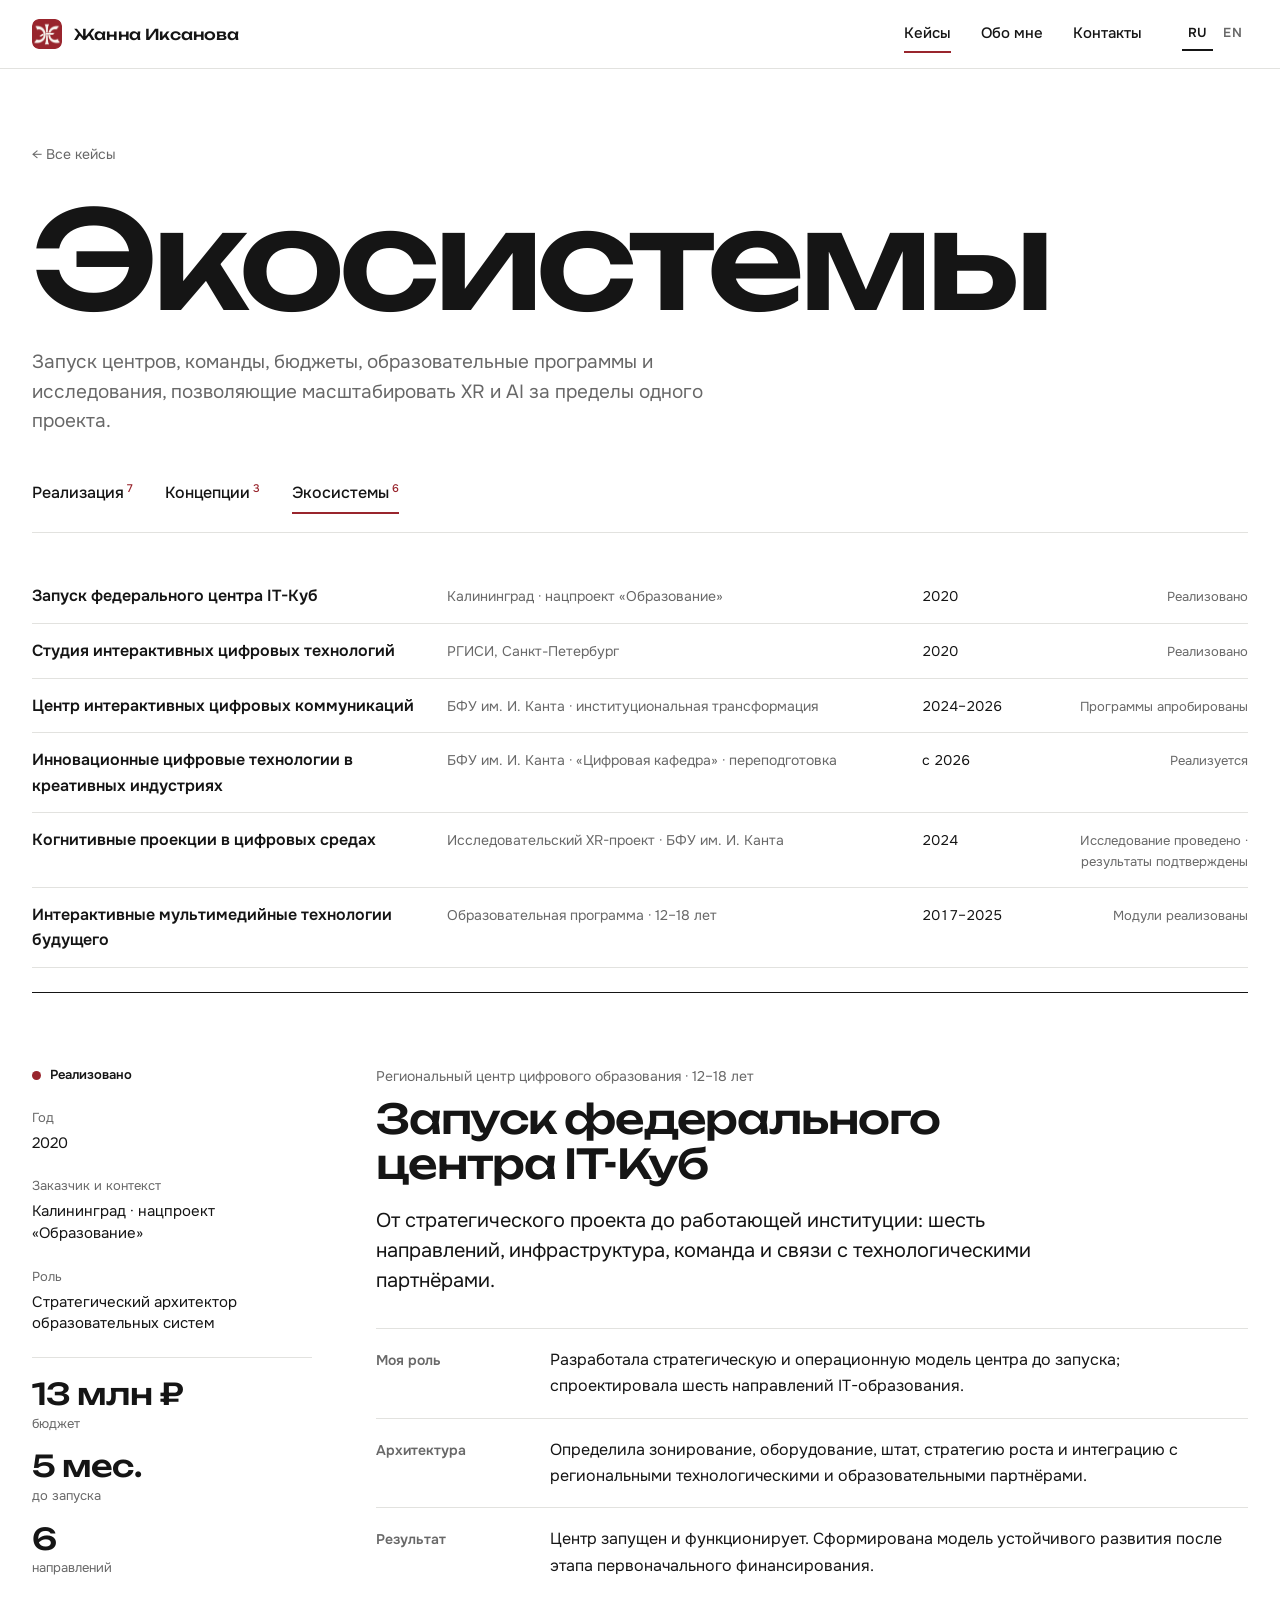
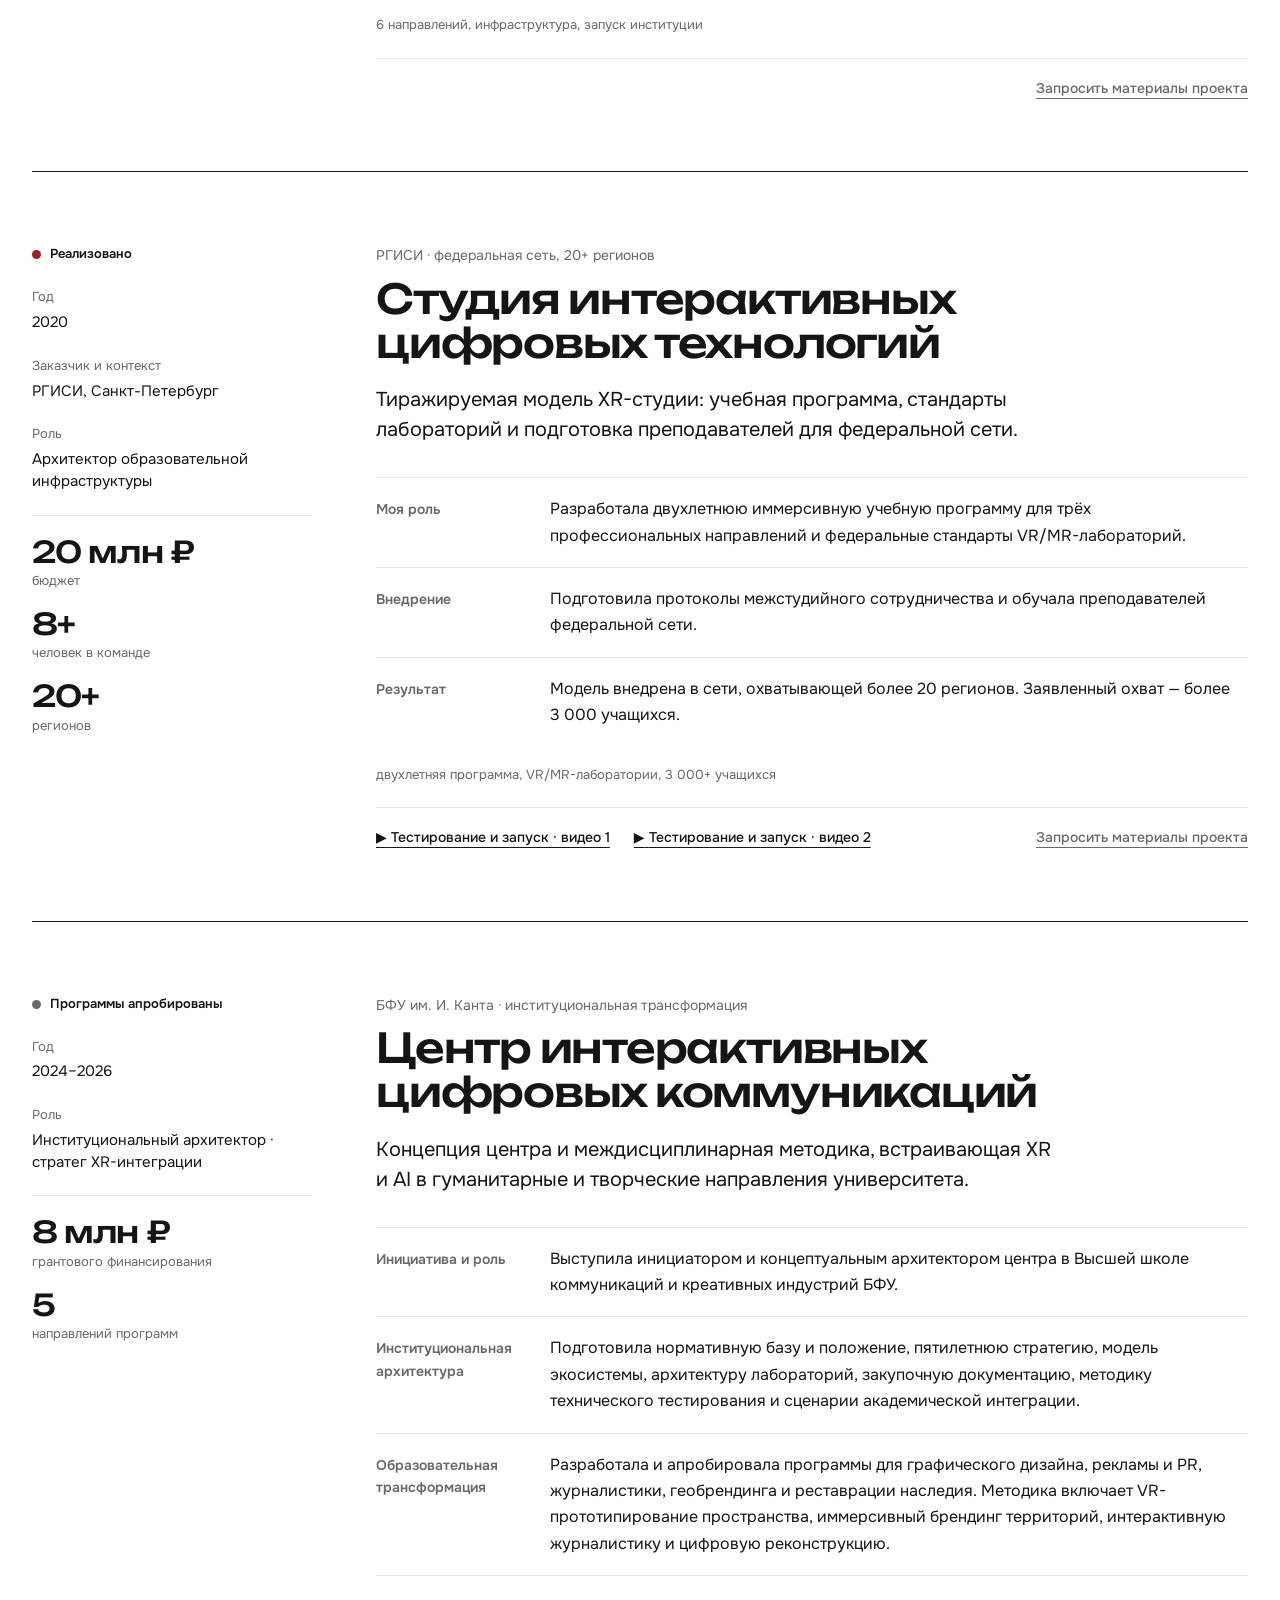
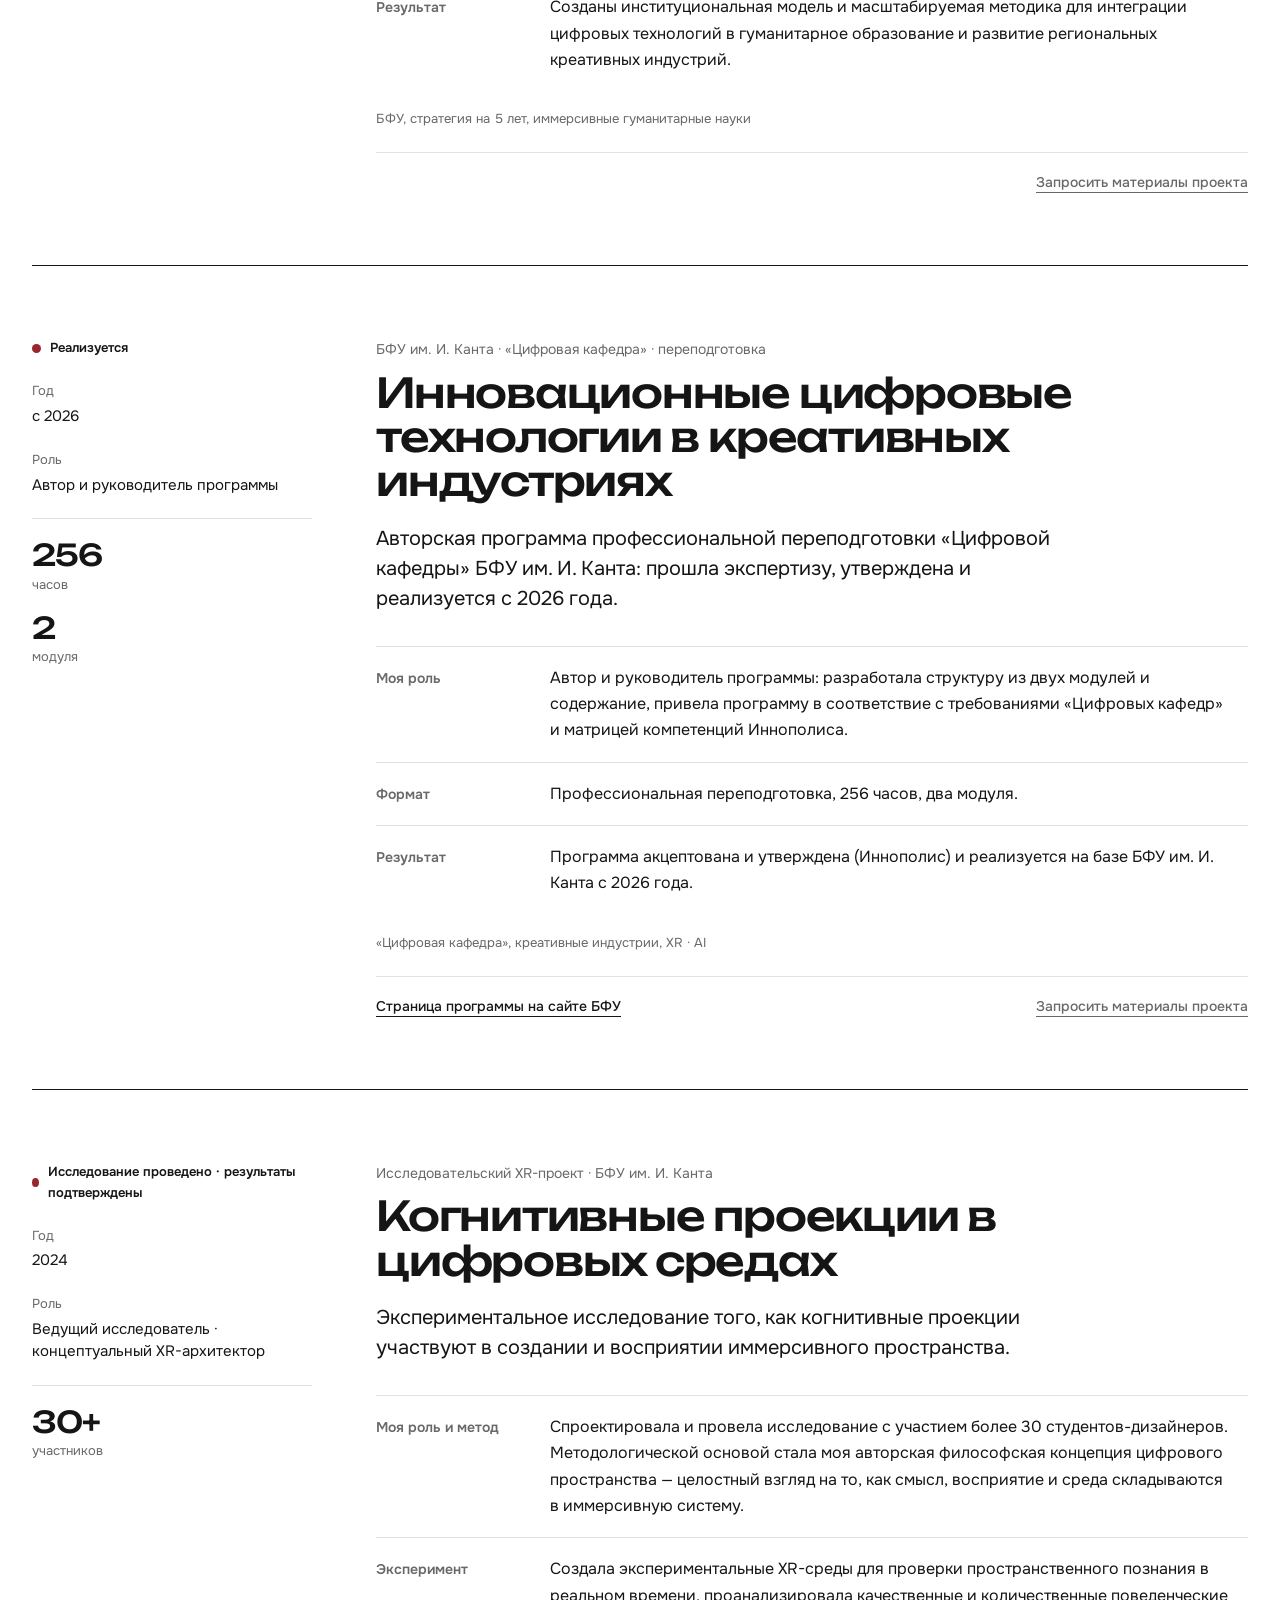
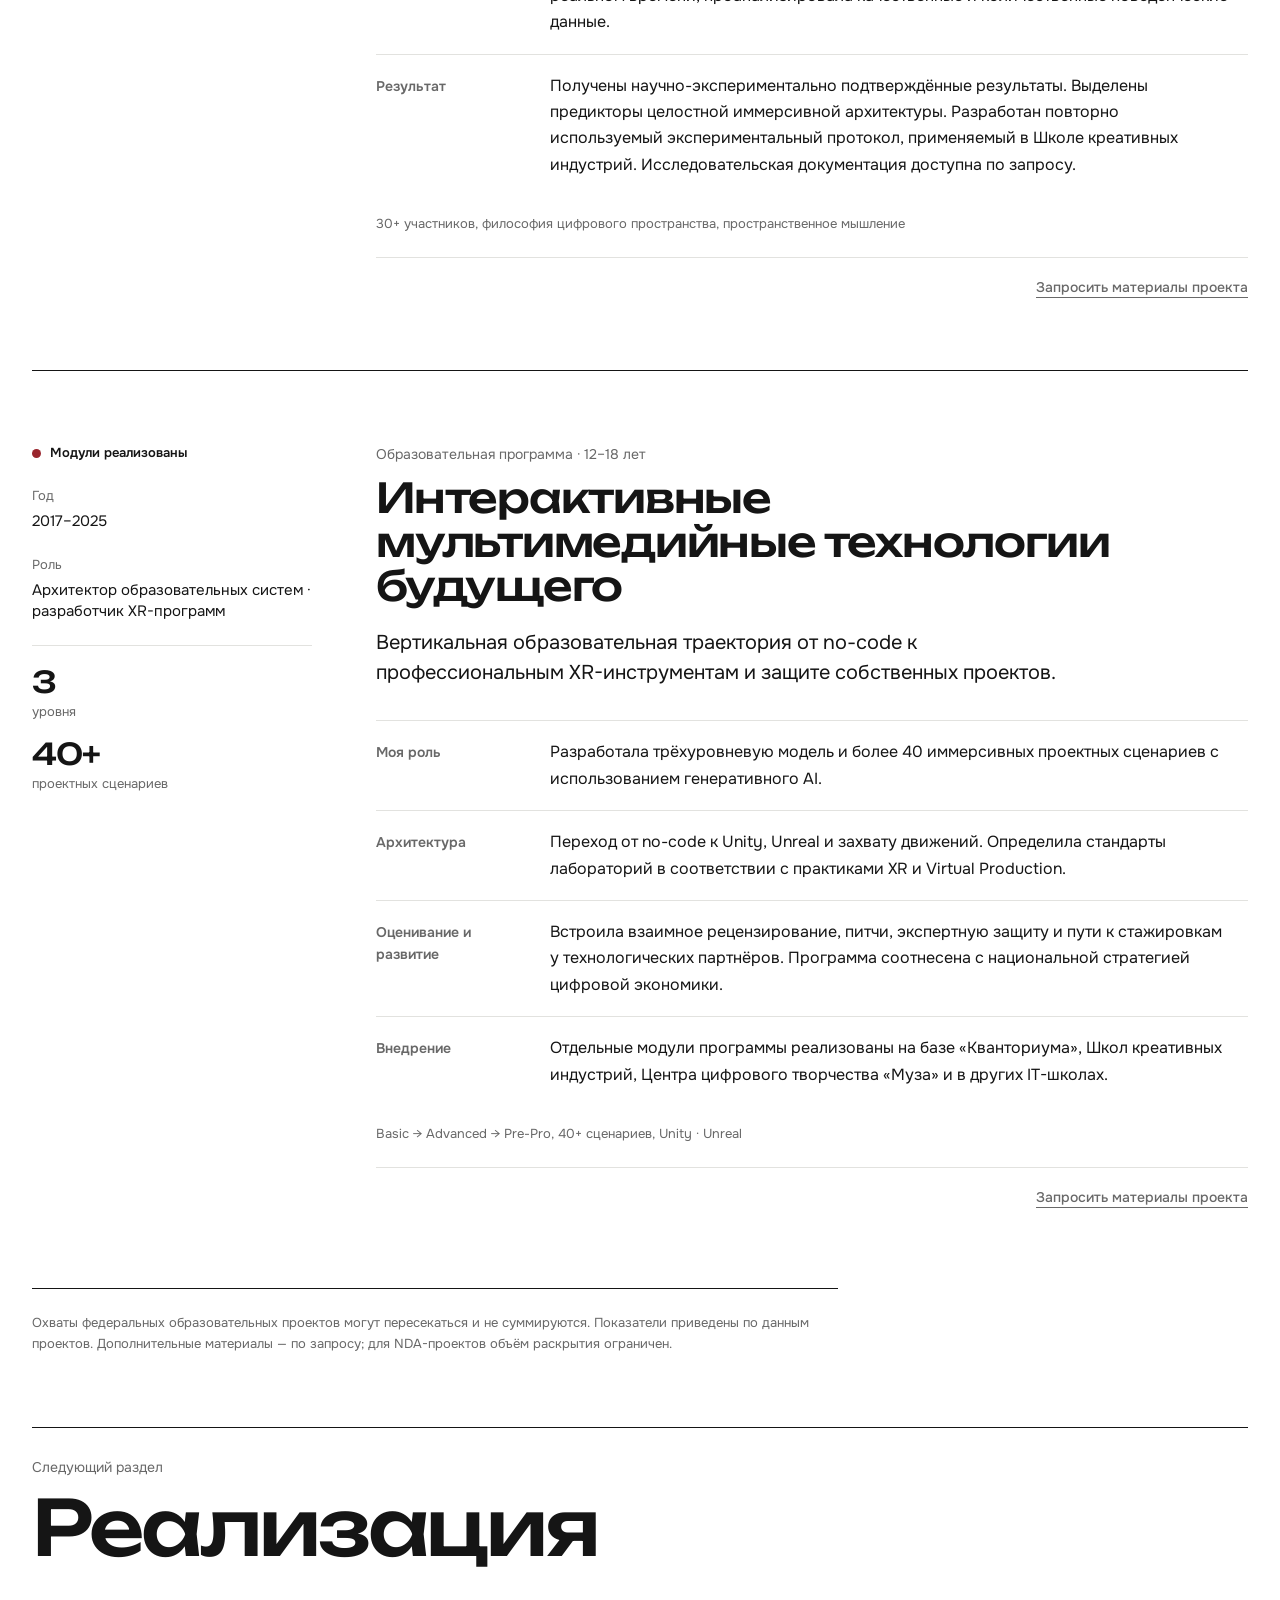
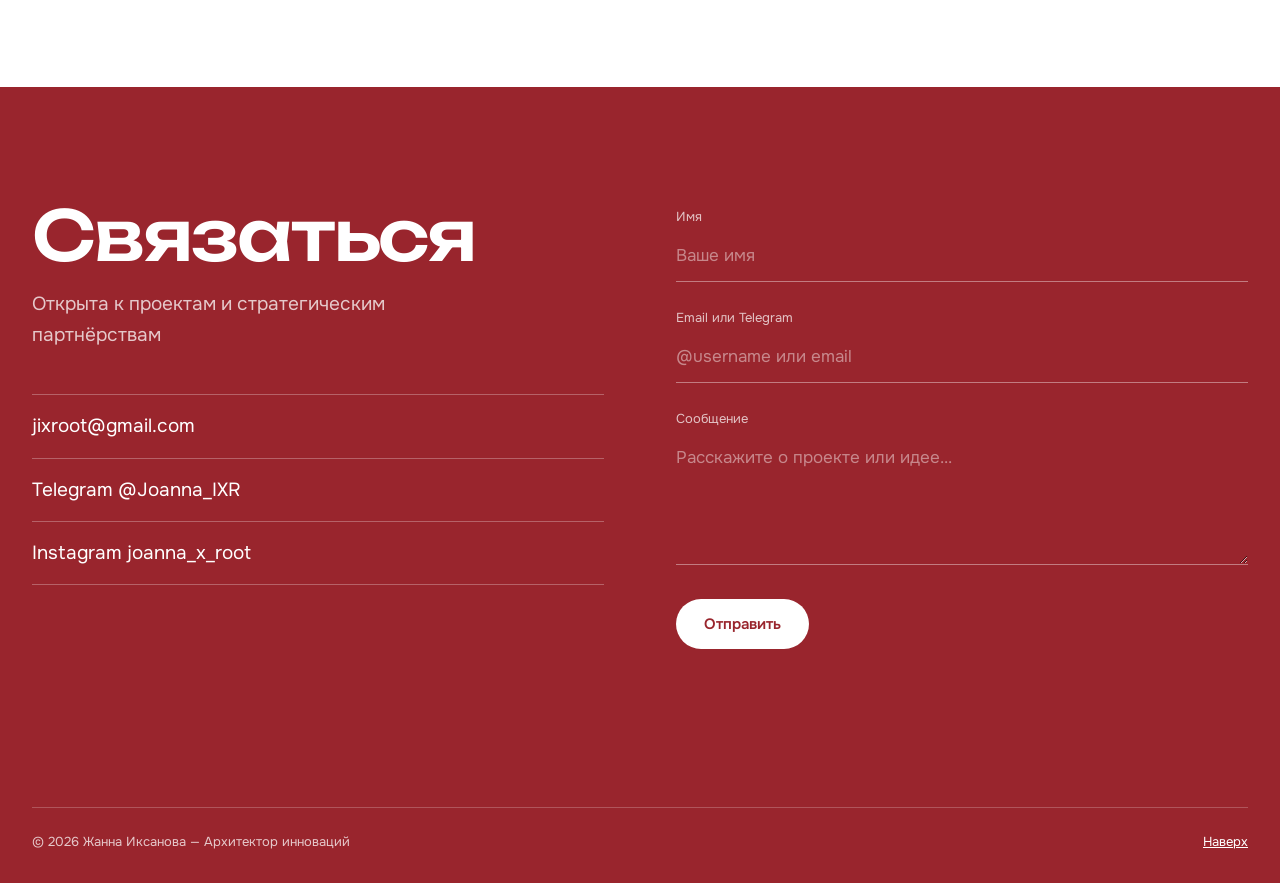
<file: ecosystems.html>
<!doctype html><html lang="ru"><head><meta charset="utf-8"><meta name="viewport" content="width=device-width, initial-scale=1, viewport-fit=cover"><meta name="color-scheme" content="light">
<title>Экосистемы — Жанна Иксанова</title><meta name="description" content="Жанна Иксанова — архитектор инноваций: XR, генеративный AI, иммерсивные системы. Реализованные проекты, концепции и экосистемы."><link rel="icon" type="image/png" sizes="32x32" href="icon-32.png"><link rel="icon" type="image/png" sizes="192x192" href="icon-192.png"><link rel="apple-touch-icon" href="apple-touch-icon.png"><meta property="og:type" content="website"><meta property="og:title" content="Экосистемы — Жанна Иксанова"><meta property="og:description" content="Жанна Иксанова — архитектор инноваций: XR, генеративный AI, иммерсивные системы. Реализованные проекты, концепции и экосистемы."><meta property="og:url" content="https://zhannaix.github.io/ecosystems.html"><meta property="og:image" content="https://zhannaix.github.io/og-image.jpg"><meta property="og:image:width" content="1200"><meta property="og:image:height" content="628"><meta property="og:locale" content="ru_RU"><meta property="og:locale:alternate" content="en_US"><meta name="twitter:card" content="summary_large_image"><link rel="preconnect" href="https://fonts.googleapis.com"><link rel="preconnect" href="https://fonts.gstatic.com" crossorigin>
<link href="https://fonts.googleapis.com/css2?family=Onest:wght@400;500;600&family=Unbounded:wght@400;500;600&display=swap" rel="stylesheet"><link rel="stylesheet" href="site.css"></head><body id="top" data-lang="ru" data-page="ecosystems" data-title-ru="Экосистемы — Жанна Иксанова" data-title-en="Ecosystems — Zhanna Iksanova"><header class="nav"><div class="wrap nav-inner"><a class="logo" href="index.html"><img class="mark" src="icon-64.png" width="30" height="30" alt=""><span class="logo-name"><span lang="ru">Жанна Иксанова</span><span lang="en">Zhanna Iksanova</span></span></a>
<nav class="nav-links" aria-label="Основная навигация"><a href="cases.html" data-nav="cases"><span lang="ru">Кейсы</span><span lang="en">Work</span></a><a href="index.html#about" data-nav="about"><span lang="ru">Обо мне</span><span lang="en">About</span></a><a href="#contact" data-nav="contact"><span lang="ru">Контакты</span><span lang="en">Contact</span></a></nav>
<div class="lang" role="group" aria-label="Язык / Language"><button type="button" data-language="ru" aria-pressed="true">RU</button><button type="button" data-language="en" aria-pressed="false">EN</button></div>
<button class="menu-toggle" type="button" aria-expanded="false" aria-label="Меню"><span></span><span></span></button></div></header><main><header class="page-head wrap"><a class="back" href="cases.html">← <span lang="ru">Все кейсы</span><span lang="en">All cases</span></a><h1 class="display page-title" data-fit="page"><span lang="ru">Экосистемы</span><span lang="en">Ecosystems</span></h1><p class="page-lead"><span lang="ru">Запуск центров, команды, бюджеты, образовательные программы и исследования, позволяющие масштабировать XR и AI за пределы одного проекта.</span><span lang="en">Launching centers, teams and budgets, plus learning programs and research that help XR and AI scale beyond a single project.</span></p><nav class="tabs" aria-label="Разделы"><a href="realized.html"><span lang="ru">Реализация</span><span lang="en">Implementation</span><sup>7</sup></a><a href="concepts.html"><span lang="ru">Концепции</span><span lang="en">Concepts</span><sup>3</sup></a><a href="ecosystems.html" aria-current="page"><span lang="ru">Экосистемы</span><span lang="en">Ecosystems</span><sup>6</sup></a></nav></header><section class="wrap cases-wrap"><ol class="toc"><li><a href="ecosystems.html#it-cube"><span class="toc-title"><span lang="ru">Запуск федерального центра IT-Куб</span><span lang="en">Federal IT-Cube Center Launch</span></span><span class="toc-ctx"><span lang="ru">Калининград · нацпроект «Образование»</span><span lang="en">Kaliningrad · National Project “Education”</span></span><span class="toc-yr">2020</span><span class="toc-st"><span lang="ru">Реализовано</span><span lang="en">Implemented</span></span></a></li><li><a href="ecosystems.html#rgisi-studio"><span class="toc-title"><span lang="ru">Студия интерактивных цифровых технологий</span><span lang="en">Interactive Digital Technologies Studio</span></span><span class="toc-ctx"><span lang="ru">РГИСИ, Санкт-Петербург</span><span lang="en">Russian State Institute of Performing Arts, Saint Petersburg</span></span><span class="toc-yr">2020</span><span class="toc-st"><span lang="ru">Реализовано</span><span lang="en">Implemented</span></span></a></li><li><a href="ecosystems.html#bfu-center"><span class="toc-title"><span lang="ru">Центр интерактивных цифровых коммуникаций</span><span lang="en">Center for Interactive Digital Communications</span></span><span class="toc-ctx"><span lang="ru">БФУ им. И. Канта · институциональная трансформация</span><span lang="en">Immanuel Kant BFU · institutional transformation</span></span><span class="toc-yr">2024–2026</span><span class="toc-st"><span lang="ru">Программы апробированы</span><span lang="en">Programs piloted</span></span></a></li><li><a href="ecosystems.html#digital-department"><span class="toc-title"><span lang="ru">Инновационные цифровые технологии в креативных индустриях</span><span lang="en">Innovative Digital Technologies in Creative Industries</span></span><span class="toc-ctx"><span lang="ru">БФУ им. И. Канта · «Цифровая кафедра» · переподготовка</span><span lang="en">IKBFU · Digital Department · professional retraining</span></span><span class="toc-yr"><span lang="ru">с 2026</span><span lang="en">since 2026</span></span><span class="toc-st"><span lang="ru">Реализуется</span><span lang="en">Running</span></span></a></li><li><a href="ecosystems.html#xr-research"><span class="toc-title"><span lang="ru">Когнитивные проекции в цифровых средах</span><span lang="en">Cognitive Projections in Digital Environments</span></span><span class="toc-ctx"><span lang="ru">Исследовательский XR-проект · БФУ им. И. Канта</span><span lang="en">XR research project · Immanuel Kant BFU</span></span><span class="toc-yr">2024</span><span class="toc-st"><span lang="ru">Исследование проведено · результаты подтверждены</span><span lang="en">Study completed · results confirmed</span></span></a></li><li><a href="ecosystems.html#future-curriculum"><span class="toc-title"><span lang="ru">Интерактивные мультимедийные технологии будущего</span><span lang="en">Interactive Multimedia Technologies of the Future</span></span><span class="toc-ctx"><span lang="ru">Образовательная программа · 12–18 лет</span><span lang="en">Educational program · ages 12–18</span></span><span class="toc-yr">2017–2025</span><span class="toc-st"><span lang="ru">Модули реализованы</span><span lang="en">Modules implemented</span></span></a></li></ol><div class="case-list"><article id="it-cube" class="case" aria-labelledby="t-it-cube"><div class="case-head"><p class="case-cat"><span lang="ru">Региональный центр цифрового образования · 12–18 лет</span><span lang="en">Regional digital education center · ages 12–18</span></p><h2 class="case-title" id="t-it-cube"><span lang="ru">Запуск федерального центра IT-Куб</span><span lang="en">Federal IT-Cube Center Launch</span></h2><p class="case-summary"><span lang="ru">От стратегического проекта до работающей институции: шесть направлений, инфраструктура, команда и связи с технологическими партнёрами.</span><span lang="en">From strategic blueprint to a functioning institution: six educational directions, infrastructure, staffing and technology partnerships.</span></p></div><aside class="case-facts"><p class="status is-live"><span lang="ru">Реализовано</span><span lang="en">Implemented</span></p><div class="fact"><span class="fact-k"><span lang="ru">Год</span><span lang="en">Year</span></span><span class="fact-v">2020</span></div><div class="fact"><span class="fact-k"><span lang="ru">Заказчик и контекст</span><span lang="en">Client &amp; context</span></span><span class="fact-v"><span lang="ru">Калининград · нацпроект «Образование»</span><span lang="en">Kaliningrad · National Project “Education”</span></span></div><div class="fact"><span class="fact-k"><span lang="ru">Роль</span><span lang="en">Role</span></span><span class="fact-v"><span lang="ru">Стратегический архитектор образовательных систем</span><span lang="en">Strategic Education Systems Architect</span></span></div><dl class="numbers"><div><dt><span lang="ru">13 млн ₽</span><span lang="en">₽13M</span></dt><dd><span lang="ru">бюджет</span><span lang="en">budget</span></dd></div><div><dt><span lang="ru">5 мес.</span><span lang="en">5 mo.</span></dt><dd><span lang="ru">до запуска</span><span lang="en">to launch</span></dd></div><div><dt>6</dt><dd><span lang="ru">направлений</span><span lang="en">tracks</span></dd></div></dl></aside><div class="case-body"><dl class="case-fields"><div><dt><span lang="ru">Моя роль</span><span lang="en">My role</span></dt><dd><span lang="ru">Разработала стратегическую и операционную модель центра до запуска; спроектировала шесть направлений IT-образования.</span><span lang="en">Developed the strategic and operational blueprint before launch and structured six IT education directions.</span></dd></div><div><dt><span lang="ru">Архитектура</span><span lang="en">Architecture</span></dt><dd><span lang="ru">Определила зонирование, оборудование, штат, стратегию роста и интеграцию с региональными технологическими и образовательными партнёрами.</span><span lang="en">Defined infrastructure zoning, equipment, staffing, growth strategy and integration with regional technology and education partners.</span></dd></div><div><dt><span lang="ru">Результат</span><span lang="en">Outcome</span></dt><dd><span lang="ru">Центр запущен и функционирует. Сформирована модель устойчивого развития после этапа первоначального финансирования.</span><span lang="en">The center launched and remains operational. Designed a sustainability framework beyond initial funding.</span></dd></div></dl><p class="case-tags"><span lang="ru">6 направлений, инфраструктура, запуск институции</span><span lang="en">6 directions, Infrastructure, Institution launch</span></p><div class="case-links"><a class="quiet" href="mailto:jixroot@gmail.com?subject=Portfolio%20materials%3A%20Federal%20IT-Cube%20Center%20Launch"><span lang="ru">Запросить материалы проекта</span><span lang="en">Request project materials</span></a></div></div></article><article id="rgisi-studio" class="case" aria-labelledby="t-rgisi-studio"><div class="case-head"><p class="case-cat"><span lang="ru">РГИСИ · федеральная сеть, 20+ регионов</span><span lang="en">RGISI · federal network, 20+ regions</span></p><h2 class="case-title" id="t-rgisi-studio"><span lang="ru">Студия интерактивных цифровых технологий</span><span lang="en">Interactive Digital Technologies Studio</span></h2><p class="case-summary"><span lang="ru">Тиражируемая модель XR-студии: учебная программа, стандарты лабораторий и подготовка преподавателей для федеральной сети.</span><span lang="en">A scalable XR studio model combining curriculum, lab standards and instructor training across a federal network.</span></p></div><aside class="case-facts"><p class="status is-live"><span lang="ru">Реализовано</span><span lang="en">Implemented</span></p><div class="fact"><span class="fact-k"><span lang="ru">Год</span><span lang="en">Year</span></span><span class="fact-v">2020</span></div><div class="fact"><span class="fact-k"><span lang="ru">Заказчик и контекст</span><span lang="en">Client &amp; context</span></span><span class="fact-v"><span lang="ru">РГИСИ, Санкт-Петербург</span><span lang="en">Russian State Institute of Performing Arts, Saint Petersburg</span></span></div><div class="fact"><span class="fact-k"><span lang="ru">Роль</span><span lang="en">Role</span></span><span class="fact-v"><span lang="ru">Архитектор образовательной инфраструктуры</span><span lang="en">Educational Infrastructure Architect</span></span></div><dl class="numbers"><div><dt><span lang="ru">20 млн ₽</span><span lang="en">₽20M</span></dt><dd><span lang="ru">бюджет</span><span lang="en">budget</span></dd></div><div><dt>8+</dt><dd><span lang="ru">человек в команде</span><span lang="en">team members</span></dd></div><div><dt>20+</dt><dd><span lang="ru">регионов</span><span lang="en">regions</span></dd></div></dl></aside><div class="case-body"><dl class="case-fields"><div><dt><span lang="ru">Моя роль</span><span lang="en">My role</span></dt><dd><span lang="ru">Разработала двухлетнюю иммерсивную учебную программу для трёх профессиональных направлений и федеральные стандарты VR/MR-лабораторий.</span><span lang="en">Authored a two-year immersive curriculum for three professional tracks and defined federal VR/MR lab standards and technical specifications.</span></dd></div><div><dt><span lang="ru">Внедрение</span><span lang="en">Implementation</span></dt><dd><span lang="ru">Подготовила протоколы межстудийного сотрудничества и обучала преподавателей федеральной сети.</span><span lang="en">Structured cross-studio collaboration protocols and trained instructors across the federal network.</span></dd></div><div><dt><span lang="ru">Результат</span><span lang="en">Outcome</span></dt><dd><span lang="ru">Модель внедрена в сети, охватывающей более 20 регионов. Заявленный охват — более 3 000 учащихся.</span><span lang="en">Model implemented across a network spanning more than 20 regions, with a reported reach of more than 3,000 students.</span></dd></div></dl><p class="case-tags"><span lang="ru">двухлетняя программа, VR/MR-лаборатории, 3 000+ учащихся</span><span lang="en">2-year curriculum, VR / MR labs, 3,000+ students</span></p><div class="case-links"><a href="https://rutube.ru/video/64cce44ee7e734c6bf2381ce6959993a/" target="_blank" rel="noopener noreferrer"><span aria-hidden="true">▶</span> <span lang="ru">Тестирование и запуск · видео 1</span><span lang="en">Testing &amp; launch · video 1</span></a><a href="https://rutube.ru/video/5aa50c0523e04e7d1e85e0450fd4533d/" target="_blank" rel="noopener noreferrer"><span aria-hidden="true">▶</span> <span lang="ru">Тестирование и запуск · видео 2</span><span lang="en">Testing &amp; launch · video 2</span></a><a class="quiet" href="mailto:jixroot@gmail.com?subject=Portfolio%20materials%3A%20Interactive%20Digital%20Technologies%20Studio"><span lang="ru">Запросить материалы проекта</span><span lang="en">Request project materials</span></a></div></div></article><article id="bfu-center" class="case" aria-labelledby="t-bfu-center"><div class="case-head"><p class="case-cat"><span lang="ru">БФУ им. И. Канта · институциональная трансформация</span><span lang="en">Immanuel Kant BFU · institutional transformation</span></p><h2 class="case-title" id="t-bfu-center"><span lang="ru">Центр интерактивных цифровых коммуникаций</span><span lang="en">Center for Interactive Digital Communications</span></h2><p class="case-summary"><span lang="ru">Концепция центра и междисциплинарная методика, встраивающая XR и AI в гуманитарные и творческие направления университета.</span><span lang="en">An institutional blueprint and cross-disciplinary methodology integrating XR and AI into university humanities and creative disciplines.</span></p></div><aside class="case-facts"><p class="status "><span lang="ru">Программы апробированы</span><span lang="en">Programs piloted</span></p><div class="fact"><span class="fact-k"><span lang="ru">Год</span><span lang="en">Year</span></span><span class="fact-v">2024–2026</span></div><div class="fact"><span class="fact-k"><span lang="ru">Роль</span><span lang="en">Role</span></span><span class="fact-v"><span lang="ru">Институциональный архитектор · стратег XR-интеграции</span><span lang="en">Institutional Architect · XR Integration Strategist</span></span></div><dl class="numbers"><div><dt><span lang="ru">8 млн ₽</span><span lang="en">₽8M</span></dt><dd><span lang="ru">грантового финансирования</span><span lang="en">in grant funding</span></dd></div><div><dt>5</dt><dd><span lang="ru">направлений программ</span><span lang="en">program tracks</span></dd></div></dl></aside><div class="case-body"><dl class="case-fields"><div><dt><span lang="ru">Инициатива и роль</span><span lang="en">Initiative &amp; role</span></dt><dd><span lang="ru">Выступила инициатором и концептуальным архитектором центра в Высшей школе коммуникаций и креативных индустрий БФУ.</span><span lang="en">Initiated and designed the Center within BFU’s Higher School of Communications &amp; Creative Industries.</span></dd></div><div><dt><span lang="ru">Институциональная архитектура</span><span lang="en">Institutional architecture</span></dt><dd><span lang="ru">Подготовила нормативную базу и положение, пятилетнюю стратегию, модель экосистемы, архитектуру лабораторий, закупочную документацию, методику технического тестирования и сценарии академической интеграции.</span><span lang="en">Developed regulatory and charter documentation, a five-year strategy, ecosystem model, lab architecture, procurement documentation, technical testing methodology and academic integration scenarios.</span></dd></div><div><dt><span lang="ru">Образовательная трансформация</span><span lang="en">Educational transformation</span></dt><dd><span lang="ru">Разработала и апробировала программы для графического дизайна, рекламы и PR, журналистики, геобрендинга и реставрации наследия. Методика включает VR-прототипирование пространства, иммерсивный брендинг территорий, интерактивную журналистику и цифровую реконструкцию.</span><span lang="en">Designed and piloted programs across graphic design, advertising &amp; PR, journalism, geo-branding and heritage restoration. Methods include VR spatial prototyping, immersive territorial branding, interactive journalism and digital reconstruction.</span></dd></div><div><dt><span lang="ru">Результат</span><span lang="en">Outcome</span></dt><dd><span lang="ru">Созданы институциональная модель и масштабируемая методика для интеграции цифровых технологий в гуманитарное образование и развитие региональных креативных индустрий.</span><span lang="en">Created an institutional blueprint and scalable methodology for digital integration in humanities education and regional creative industries development.</span></dd></div></dl><p class="case-tags"><span lang="ru">БФУ, стратегия на 5 лет, иммерсивные гуманитарные науки</span><span lang="en">BFU, 5-year strategy, Immersive humanities</span></p><div class="case-links"><a class="quiet" href="mailto:jixroot@gmail.com?subject=Portfolio%20materials%3A%20Center%20for%20Interactive%20Digital%20Communications"><span lang="ru">Запросить материалы проекта</span><span lang="en">Request project materials</span></a></div></div></article><article id="digital-department" class="case" aria-labelledby="t-digital-department"><div class="case-head"><p class="case-cat"><span lang="ru">БФУ им. И. Канта · «Цифровая кафедра» · переподготовка</span><span lang="en">IKBFU · Digital Department · professional retraining</span></p><h2 class="case-title" id="t-digital-department"><span lang="ru">Инновационные цифровые технологии в креативных индустриях</span><span lang="en">Innovative Digital Technologies in Creative Industries</span></h2><p class="case-summary"><span lang="ru">Авторская программа профессиональной переподготовки «Цифровой кафедры» БФУ им. И. Канта: прошла экспертизу, утверждена и реализуется с 2026 года.</span><span lang="en">An original professional retraining program for the Digital Department of the Immanuel Kant Baltic Federal University: reviewed, approved and running since 2026.</span></p></div><aside class="case-facts"><p class="status is-live"><span lang="ru">Реализуется</span><span lang="en">Running</span></p><div class="fact"><span class="fact-k"><span lang="ru">Год</span><span lang="en">Year</span></span><span class="fact-v"><span lang="ru">с 2026</span><span lang="en">since 2026</span></span></div><div class="fact"><span class="fact-k"><span lang="ru">Роль</span><span lang="en">Role</span></span><span class="fact-v"><span lang="ru">Автор и руководитель программы</span><span lang="en">Program author and director</span></span></div><dl class="numbers"><div><dt>256</dt><dd><span lang="ru">часов</span><span lang="en">hours</span></dd></div><div><dt>2</dt><dd><span lang="ru">модуля</span><span lang="en">modules</span></dd></div></dl></aside><div class="case-body"><dl class="case-fields"><div><dt><span lang="ru">Моя роль</span><span lang="en">My role</span></dt><dd><span lang="ru">Автор и руководитель программы: разработала структуру из двух модулей и содержание, привела программу в соответствие с требованиями «Цифровых кафедр» и матрицей компетенций Иннополиса.</span><span lang="en">Program author and director: designed the two-module structure and content and aligned the program with Digital Department requirements and the Innopolis competency matrix.</span></dd></div><div><dt><span lang="ru">Формат</span><span lang="en">Format</span></dt><dd><span lang="ru">Профессиональная переподготовка, 256 часов, два модуля.</span><span lang="en">Professional retraining, 256 hours, two modules.</span></dd></div><div><dt><span lang="ru">Результат</span><span lang="en">Outcome</span></dt><dd><span lang="ru">Программа акцептована и утверждена (Иннополис) и реализуется на базе БФУ им. И. Канта с 2026 года.</span><span lang="en">The program has been accepted and approved (Innopolis) and has been running at IKBFU since 2026.</span></dd></div></dl><p class="case-tags"><span lang="ru">«Цифровая кафедра», креативные индустрии, XR · AI</span><span lang="en">Digital Department, Creative industries, XR · AI</span></p><div class="case-links"><a href="https://kantiana.ru/students/tsifrovye-kafedry/course6/" target="_blank" rel="noopener noreferrer"><span lang="ru">Страница программы на сайте БФУ</span><span lang="en">Program page on the IKBFU website</span></a><a class="quiet" href="mailto:jixroot@gmail.com?subject=Portfolio%20materials%3A%20Digital%20Department%20program"><span lang="ru">Запросить материалы проекта</span><span lang="en">Request project materials</span></a></div></div></article><article id="xr-research" class="case" aria-labelledby="t-xr-research"><div class="case-head"><p class="case-cat"><span lang="ru">Исследовательский XR-проект · БФУ им. И. Канта</span><span lang="en">XR research project · Immanuel Kant BFU</span></p><h2 class="case-title" id="t-xr-research"><span lang="ru">Когнитивные проекции в цифровых средах</span><span lang="en">Cognitive Projections in Digital Environments</span></h2><p class="case-summary"><span lang="ru">Экспериментальное исследование того, как когнитивные проекции участвуют в создании и восприятии иммерсивного пространства.</span><span lang="en">An experimental study of how cognitive projections contribute to the creation and perception of immersive environments.</span></p></div><aside class="case-facts"><p class="status is-live"><span lang="ru">Исследование проведено · результаты подтверждены</span><span lang="en">Study completed · results confirmed</span></p><div class="fact"><span class="fact-k"><span lang="ru">Год</span><span lang="en">Year</span></span><span class="fact-v">2024</span></div><div class="fact"><span class="fact-k"><span lang="ru">Роль</span><span lang="en">Role</span></span><span class="fact-v"><span lang="ru">Ведущий исследователь · концептуальный XR-архитектор</span><span lang="en">Lead Researcher · Conceptual XR Architect</span></span></div><dl class="numbers"><div><dt>30+</dt><dd><span lang="ru">участников</span><span lang="en">participants</span></dd></div></dl></aside><div class="case-body"><dl class="case-fields"><div><dt><span lang="ru">Моя роль и метод</span><span lang="en">My role &amp; method</span></dt><dd><span lang="ru">Спроектировала и провела исследование с участием более 30 студентов-дизайнеров. Методологической основой стала моя авторская философская концепция цифрового пространства — целостный взгляд на то, как смысл, восприятие и среда складываются в иммерсивную систему.</span><span lang="en">Designed and conducted a study with more than 30 design students. Its methodological basis was my original philosophical concept of digital space — an integrated view of how meaning, perception and environment come together in an immersive system.</span></dd></div><div><dt><span lang="ru">Эксперимент</span><span lang="en">Experiment</span></dt><dd><span lang="ru">Создала экспериментальные XR-среды для проверки пространственного познания в реальном времени, проанализировала качественные и количественные поведенческие данные.</span><span lang="en">Designed experimental XR environments for real-time spatial cognition testing and analyzed qualitative and quantitative behavioral data.</span></dd></div><div><dt><span lang="ru">Результат</span><span lang="en">Outcome</span></dt><dd><span lang="ru">Получены научно-экспериментально подтверждённые результаты. Выделены предикторы целостной иммерсивной архитектуры. Разработан повторно используемый экспериментальный протокол, применяемый в Школе креативных индустрий. Исследовательская документация доступна по запросу.</span><span lang="en">The results are confirmed experimentally. Identified predictors of coherent immersive architecture and authored a reusable experimental protocol referenced within the School of Creative Industries. Research documentation available on request.</span></dd></div></dl><p class="case-tags"><span lang="ru">30+ участников, философия цифрового пространства, пространственное мышление</span><span lang="en">30+ participants, Philosophy of digital space, Spatial cognition</span></p><div class="case-links"><a class="quiet" href="mailto:jixroot@gmail.com?subject=Portfolio%20materials%3A%20Cognitive%20Projections%20in%20Digital%20Environments"><span lang="ru">Запросить материалы проекта</span><span lang="en">Request project materials</span></a></div></div></article><article id="future-curriculum" class="case" aria-labelledby="t-future-curriculum"><div class="case-head"><p class="case-cat"><span lang="ru">Образовательная программа · 12–18 лет</span><span lang="en">Educational program · ages 12–18</span></p><h2 class="case-title" id="t-future-curriculum"><span lang="ru">Интерактивные мультимедийные технологии будущего</span><span lang="en">Interactive Multimedia Technologies of the Future</span></h2><p class="case-summary"><span lang="ru">Вертикальная образовательная траектория от no-code к профессиональным XR-инструментам и защите собственных проектов.</span><span lang="en">A vertically integrated learning path from no-code tools to professional XR software and project defense.</span></p></div><aside class="case-facts"><p class="status is-live"><span lang="ru">Модули реализованы</span><span lang="en">Modules implemented</span></p><div class="fact"><span class="fact-k"><span lang="ru">Год</span><span lang="en">Year</span></span><span class="fact-v">2017–2025</span></div><div class="fact"><span class="fact-k"><span lang="ru">Роль</span><span lang="en">Role</span></span><span class="fact-v"><span lang="ru">Архитектор образовательных систем · разработчик XR-программ</span><span lang="en">Educational Systems Architect · XR Curriculum Designer</span></span></div><dl class="numbers"><div><dt>3</dt><dd><span lang="ru">уровня</span><span lang="en">levels</span></dd></div><div><dt>40+</dt><dd><span lang="ru">проектных сценариев</span><span lang="en">project scenarios</span></dd></div></dl></aside><div class="case-body"><dl class="case-fields"><div><dt><span lang="ru">Моя роль</span><span lang="en">My role</span></dt><dd><span lang="ru">Разработала трёхуровневую модель и более 40 иммерсивных проектных сценариев с использованием генеративного AI.</span><span lang="en">Designed a three-tier progression model and more than 40 immersive project scenarios integrating generative AI.</span></dd></div><div><dt><span lang="ru">Архитектура</span><span lang="en">Architecture</span></dt><dd><span lang="ru">Переход от no-code к Unity, Unreal и захвату движений. Определила стандарты лабораторий в соответствии с практиками XR и Virtual Production.</span><span lang="en">Defined the transition from no-code to Unity, Unreal and motion capture, with lab infrastructure standards aligned with XR and Virtual Production practices.</span></dd></div><div><dt><span lang="ru">Оценивание и развитие</span><span lang="en">Assessment &amp; development</span></dt><dd><span lang="ru">Встроила взаимное рецензирование, питчи, экспертную защиту и пути к стажировкам у технологических партнёров. Программа соотнесена с национальной стратегией цифровой экономики.</span><span lang="en">Integrated peer review, pitch sessions, expert defense and pathways to internships with technology partners. Aligned the program with the national digital economy strategy.</span></dd></div><div><dt><span lang="ru">Внедрение</span><span lang="en">Implementation</span></dt><dd><span lang="ru">Отдельные модули программы реализованы на базе «Кванториума», Школ креативных индустрий, Центра цифрового творчества «Муза» и в других IT-школах.</span><span lang="en">Individual modules have been delivered at Quantorium technoparks, Schools of Creative Industries, the Muza Digital Creativity Center and other IT schools.</span></dd></div></dl><p class="case-tags"><span lang="ru">Basic → Advanced → Pre-Pro, 40+ сценариев, Unity · Unreal</span><span lang="en">Basic → Advanced → Pre-Pro, 40+ scenarios, Unity · Unreal</span></p><div class="case-links"><a class="quiet" href="mailto:jixroot@gmail.com?subject=Portfolio%20materials%3A%20Interactive%20Multimedia%20Technologies%20of%20the%20Future"><span lang="ru">Запросить материалы проекта</span><span lang="en">Request project materials</span></a></div></div></article></div><p class="note"><span lang="ru">Охваты федеральных образовательных проектов могут пересекаться и не суммируются. Показатели приведены по данным проектов. Дополнительные материалы — по запросу; для NDA-проектов объём раскрытия ограничен.</span><span lang="en">Federal education project audiences may overlap and are not additive. Metrics are reported from project data. Additional materials are available on request; NDA projects have disclosure limits.</span></p><a class="next" href="realized.html"><span class="next-k"><span lang="ru">Следующий раздел</span><span lang="en">Next section</span></span><span class="next-t" data-fit="next"><span lang="ru">Реализация</span><span lang="en">Implementation</span></span></a></section></main><section id="contact" class="contact"><div class="wrap contact-grid"><div><h2 class="title-l"><span lang="ru">Связаться</span><span lang="en">Get in touch</span></h2><p class="contact-sub"><span lang="ru">Открыта к проектам и стратегическим партнёрствам</span><span lang="en">Open to international projects and strategic partnerships</span></p>
<ul class="contact-links"><li><a href="mailto:jixroot@gmail.com">jixroot@gmail.com</a></li><li><a href="https://t.me/Joanna_IXR" target="_blank" rel="noopener noreferrer">Telegram @Joanna_IXR</a></li><li><a href="https://www.instagram.com/joanna_x_root/" target="_blank" rel="noopener noreferrer">Instagram joanna_x_root</a></li></ul></div>
<form class="contact-form" id="contactForm" novalidate>
<label><span class="lbl"><span lang="ru">Имя</span><span lang="en">Name</span></span><input type="text" id="name" name="name" data-ph-ru="Ваше имя" data-ph-en="Your name" placeholder="Ваше имя" required></label>
<label><span class="lbl"><span lang="ru">Email или Telegram</span><span lang="en">Email or Telegram</span></span><input type="text" id="contact-info" name="contact" data-ph-ru="@username или email" data-ph-en="@username or email" placeholder="@username или email" required></label>
<label><span class="lbl"><span lang="ru">Сообщение</span><span lang="en">Message</span></span><textarea id="message" name="message" rows="4" data-ph-ru="Расскажите о проекте или идее..." data-ph-en="Tell me about your project or idea..." placeholder="Расскажите о проекте или идее..." required></textarea></label>
<button type="submit" class="btn btn-light"><span lang="ru">Отправить</span><span lang="en">Send message</span></button><p class="form-status" role="status" aria-live="polite"></p></form></div>
<footer class="foot wrap"><span><span lang="ru">© 2026 Жанна Иксанова — Архитектор инноваций</span><span lang="en">© 2026 Zhanna Iksanova — Innovation Architect</span></span><a href="#top" id="back-top"><span lang="ru">Наверх</span><span lang="en">Back to top</span></a></footer></section><script>
(()=>{
const body=document.body,langBtns=[...document.querySelectorAll('[data-language]')];
function fitText(){
 const groups={};
 document.querySelectorAll('[data-fit]').forEach(el=>{el.style.fontSize='';if(el.clientWidth>0)(groups[el.dataset.fit]=groups[el.dataset.fit]||[]).push(el);});
 Object.values(groups).forEach(els=>{
  const base=parseFloat(getComputedStyle(els[0]).fontSize);let size=base;
  els.forEach(el=>{if(el.scrollWidth>el.clientWidth+1)size=Math.min(size,base*el.clientWidth/el.scrollWidth*0.97);});
  if(size<base)els.forEach(el=>el.style.fontSize=size+'px');
 });
}
let fitTimer;window.addEventListener('resize',()=>{clearTimeout(fitTimer);fitTimer=setTimeout(fitText,120);});
if(document.fonts&&document.fonts.ready)document.fonts.ready.then(fitText);
function setLanguage(lang){lang=lang==='en'?'en':'ru';body.dataset.lang=lang;document.documentElement.lang=lang;
 langBtns.forEach(b=>b.setAttribute('aria-pressed',String(b.dataset.language===lang)));
 document.querySelectorAll('[data-ph-ru]').forEach(el=>el.placeholder=el.dataset[lang==='ru'?'phRu':'phEn']);
 if(body.dataset.titleRu)document.title=body.dataset[lang==='ru'?'titleRu':'titleEn'];
 try{localStorage.setItem('lang',lang)}catch(e){}
 fitText();}
langBtns.forEach(b=>b.addEventListener('click',()=>setLanguage(b.dataset.language)));
let saved='ru';try{saved=localStorage.getItem('lang')||'ru'}catch(e){}setLanguage(saved);
const toggle=document.querySelector('.menu-toggle'),links=document.querySelector('.nav-links');
toggle.addEventListener('click',()=>{const o=links.classList.toggle('open');toggle.setAttribute('aria-expanded',String(o));});
links.querySelectorAll('a').forEach(a=>a.addEventListener('click',()=>{links.classList.remove('open');toggle.setAttribute('aria-expanded','false');}));
document.getElementById('back-top').addEventListener('click',e=>{e.preventDefault();window.scrollTo({top:0,behavior:matchMedia('(prefers-reduced-motion: reduce)').matches?'auto':'smooth'});});
const views=[...document.querySelectorAll('.view')];
if(views.length){
 function route(){const id=decodeURIComponent(location.hash.slice(1));const el=id&&document.getElementById(id);
  let v=views.find(x=>x.dataset.view===id)||(el&&el.closest('.view'));
  if(v){views.forEach(x=>x.hidden=x!==v);}else if(!views.some(x=>!x.hidden)){views.forEach((x,i)=>x.hidden=i!==0);}
  const cur=views.find(x=>!x.hidden).dataset.view;
  document.querySelectorAll('[data-nav]').forEach(a=>a.toggleAttribute('aria-current',(a.dataset.nav==='cases'&&cur!=='home')||(a.dataset.nav==='about'&&id==='about')));
  fitText();
  if(v&&v.dataset.view===id){window.scrollTo(0,0);}else if(el){el.scrollIntoView();}
 }
 window.addEventListener('hashchange',route);route();
}else{const pg=body.dataset.page||'home';document.querySelectorAll('[data-nav]').forEach(a=>a.toggleAttribute('aria-current',a.dataset.nav==='cases'&&pg!=='home'));}
const form=document.getElementById('contactForm');
form.addEventListener('submit',async e=>{e.preventDefault();const st=form.querySelector('.form-status'),lang=body.dataset.lang;
 const msg={ru:{need:'Заполните все три поля.',sending:'Отправка…',ok:'Спасибо! Я свяжусь с вами в ближайшее время.',err:'Не удалось отправить. Напишите мне в Telegram: @Joanna_IXR',pv:'В превью форма не отправляется. На сайте сообщение уйдёт в вашу Google-таблицу.'},
            en:{need:'Please fill in all three fields.',sending:'Sending…',ok:'Thank you! I’ll get back to you soon.',err:'Couldn’t send. Message me on Telegram: @Joanna_IXR',pv:'The form doesn’t send in this preview. On the live site, messages go to your Google Sheet.'}}[lang];
 if(!form.checkValidity()){st.textContent=msg.need;return;}
 const btn=form.querySelector('button');btn.disabled=true;st.textContent=msg.sending;
 try{await fetch('https://script.google.com/macros/s/AKfycbxoZCzNRQo8dFfOddq-DYVePMU8P7vgCfyHF1Z79HL2Y_UBNC90lDNvpIFGMXM8gjHw/exec',{method:'POST',mode:'no-cors',headers:{'Content-Type':'application/json'},body:JSON.stringify({name:document.getElementById('name').value,contact:document.getElementById('contact-info').value,message:document.getElementById('message').value})});st.textContent=msg.ok;form.reset();}
 catch(err){st.textContent=msg.err;}finally{btn.disabled=false;}
});
})();
</script></body></html>
</file>
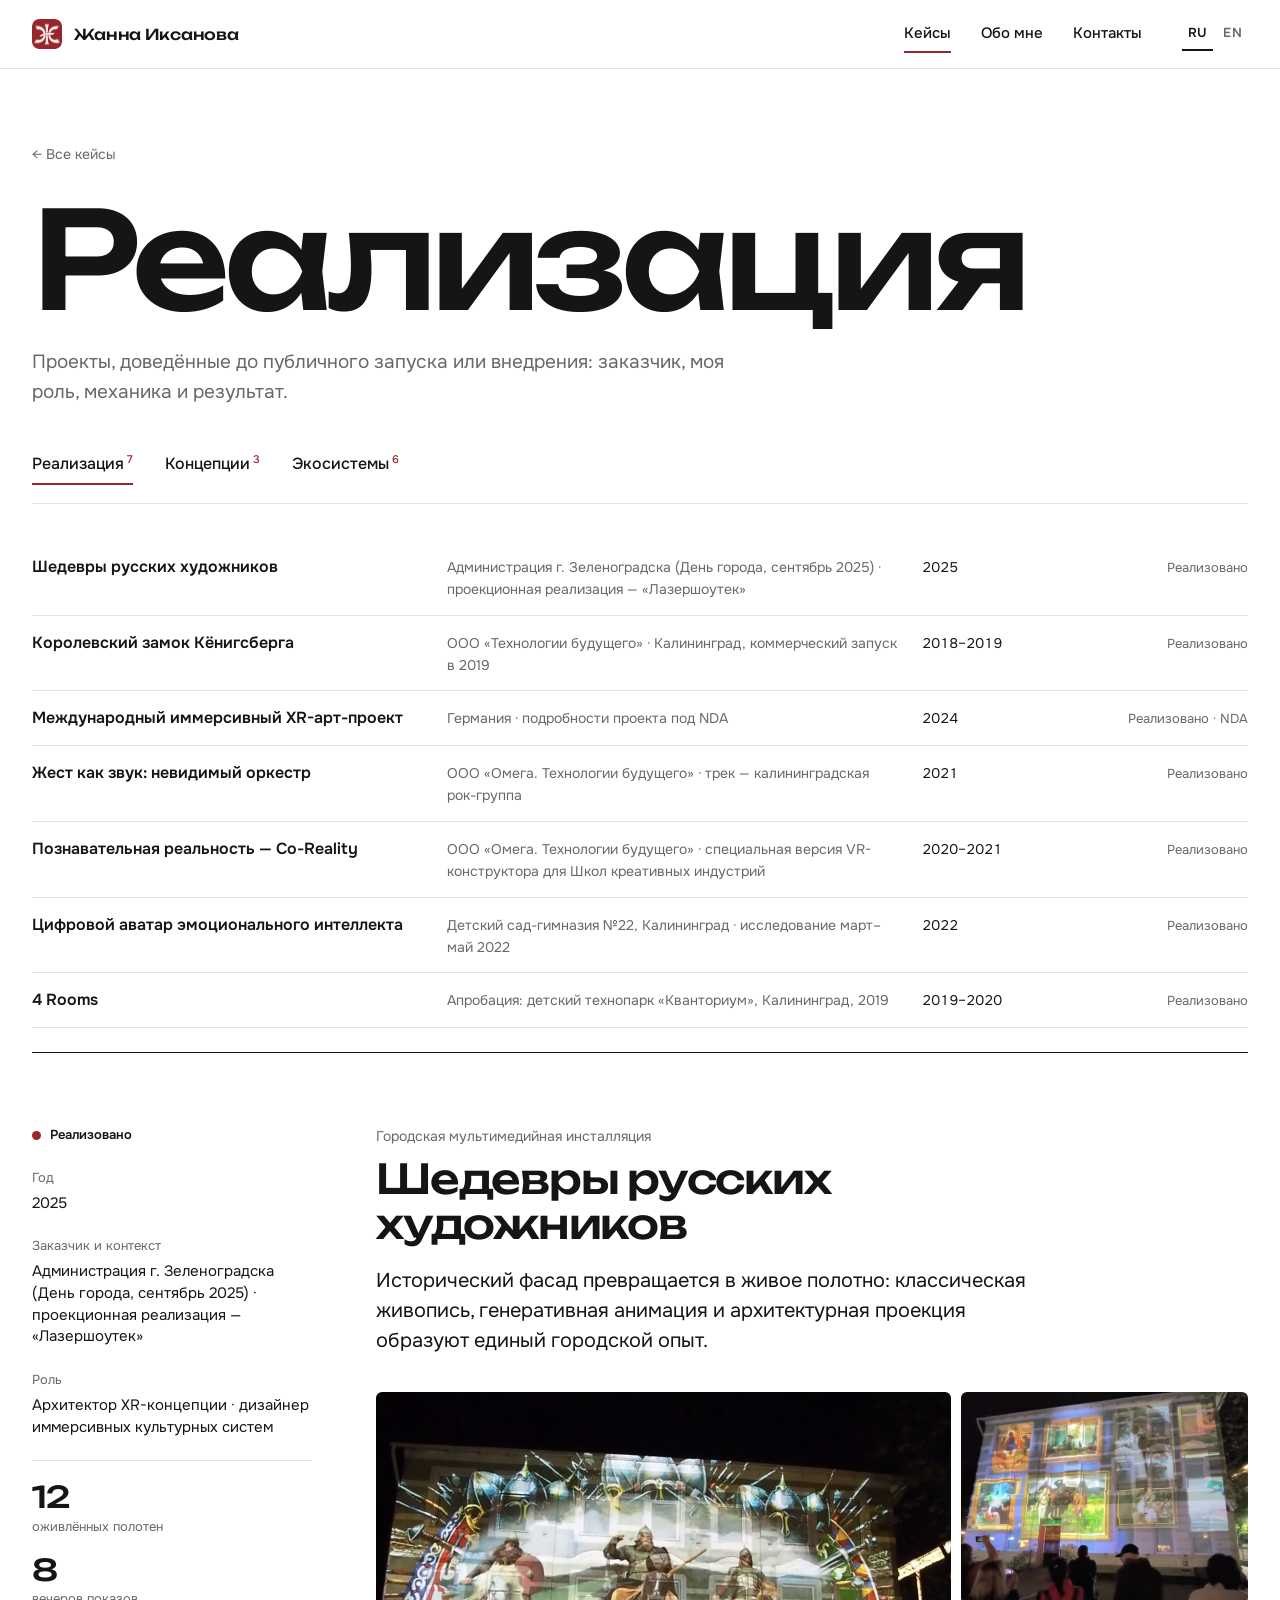
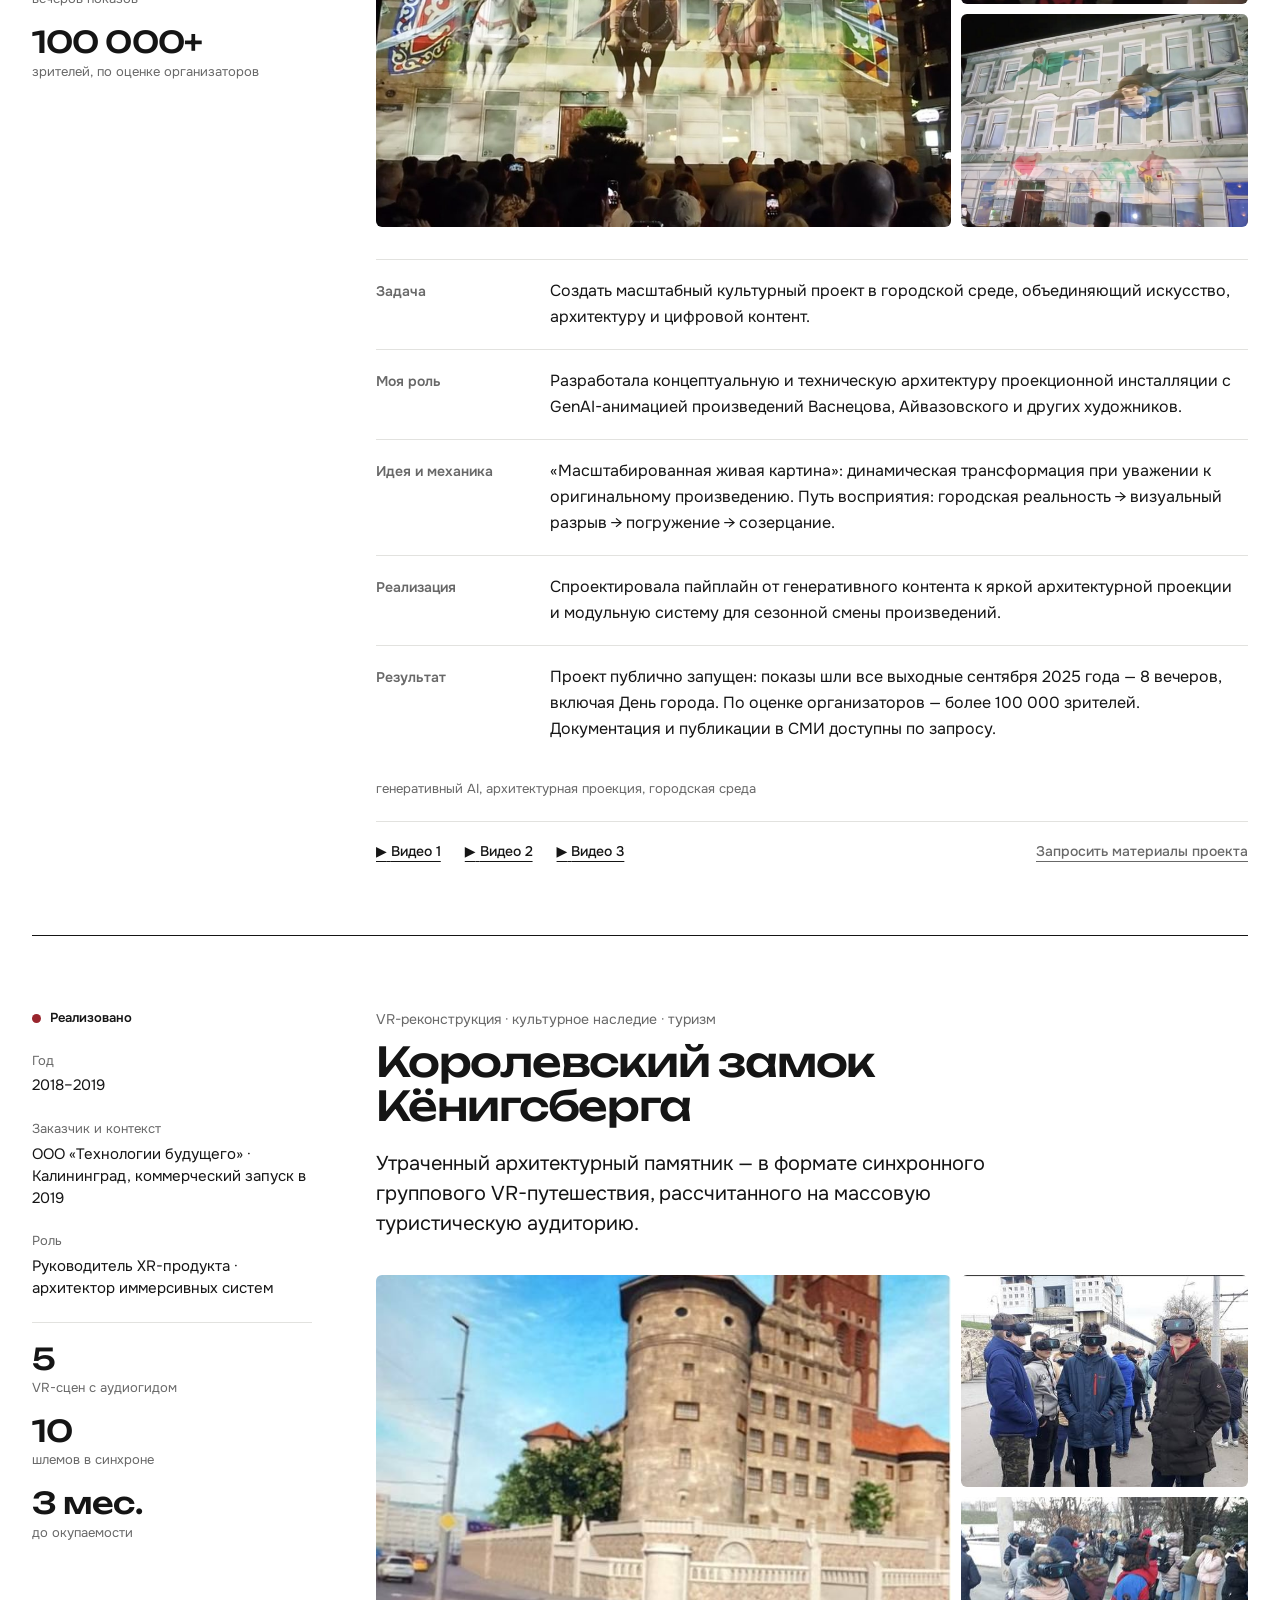
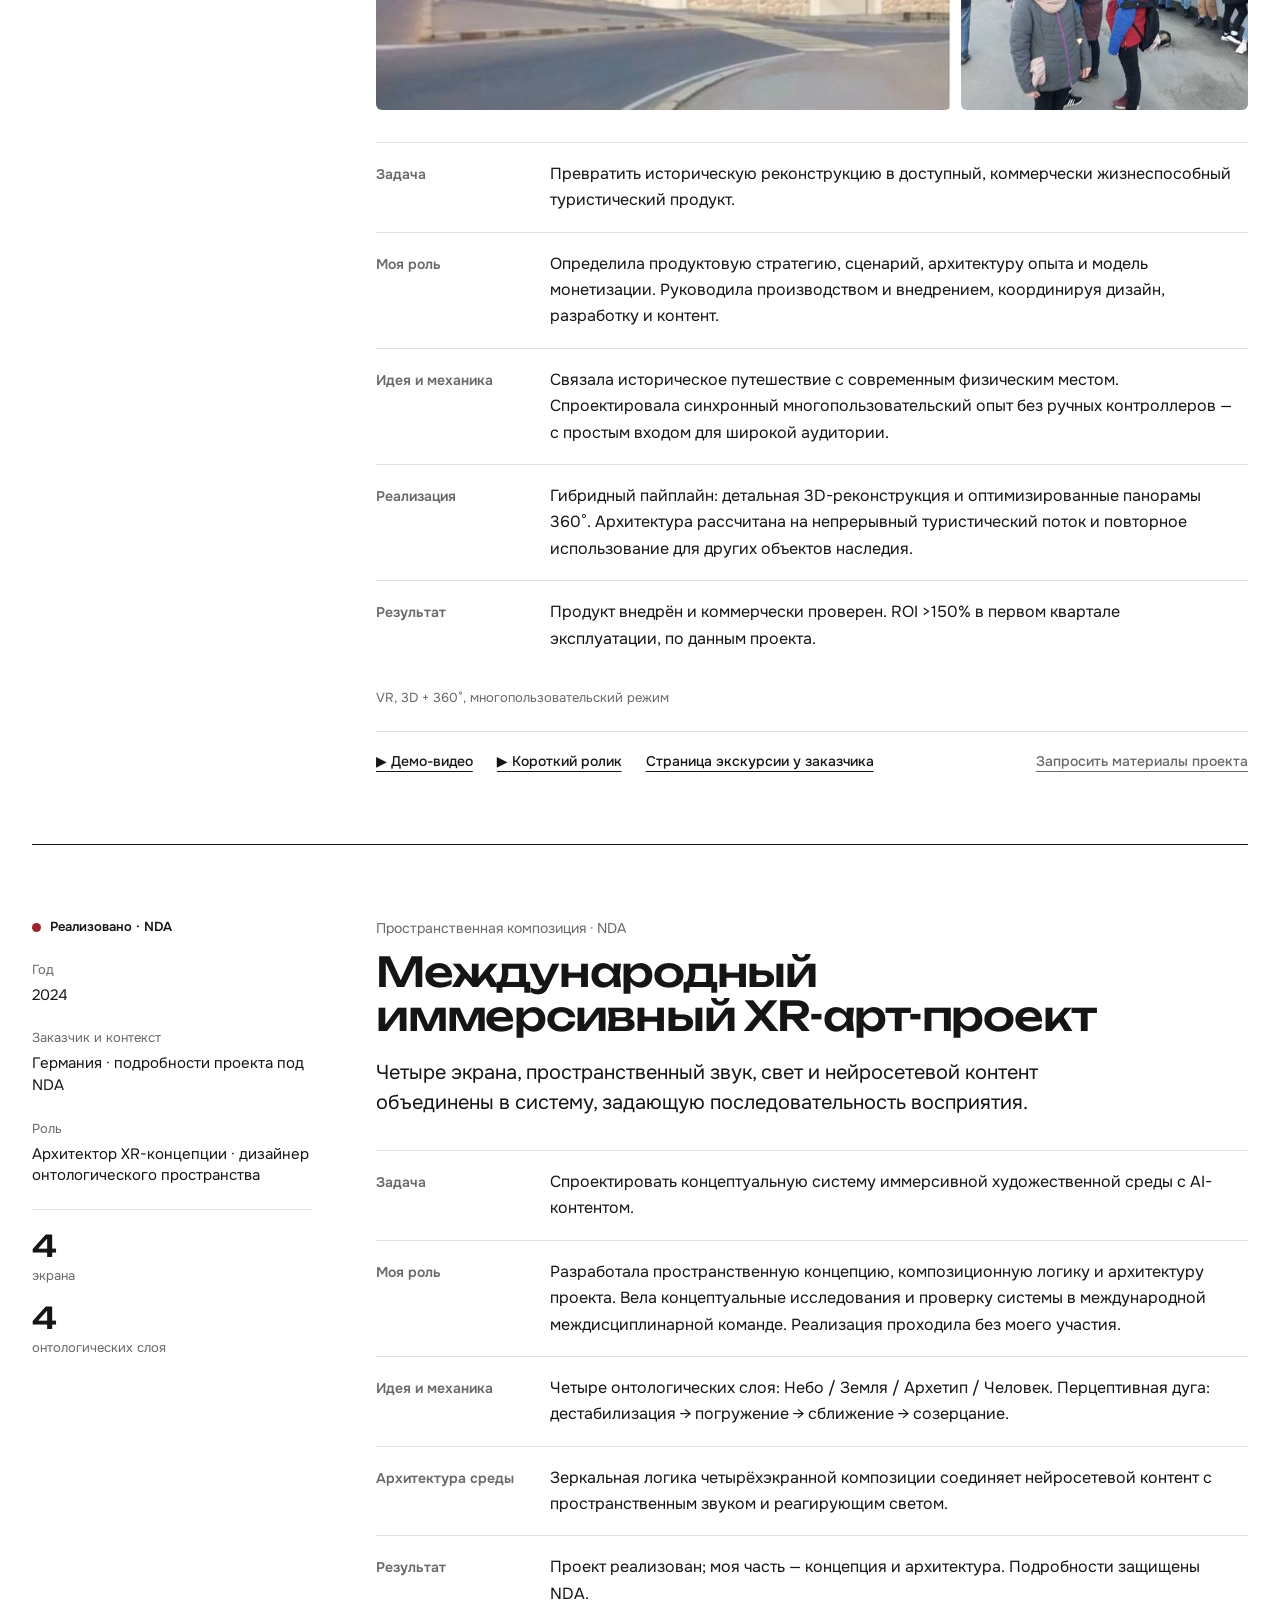
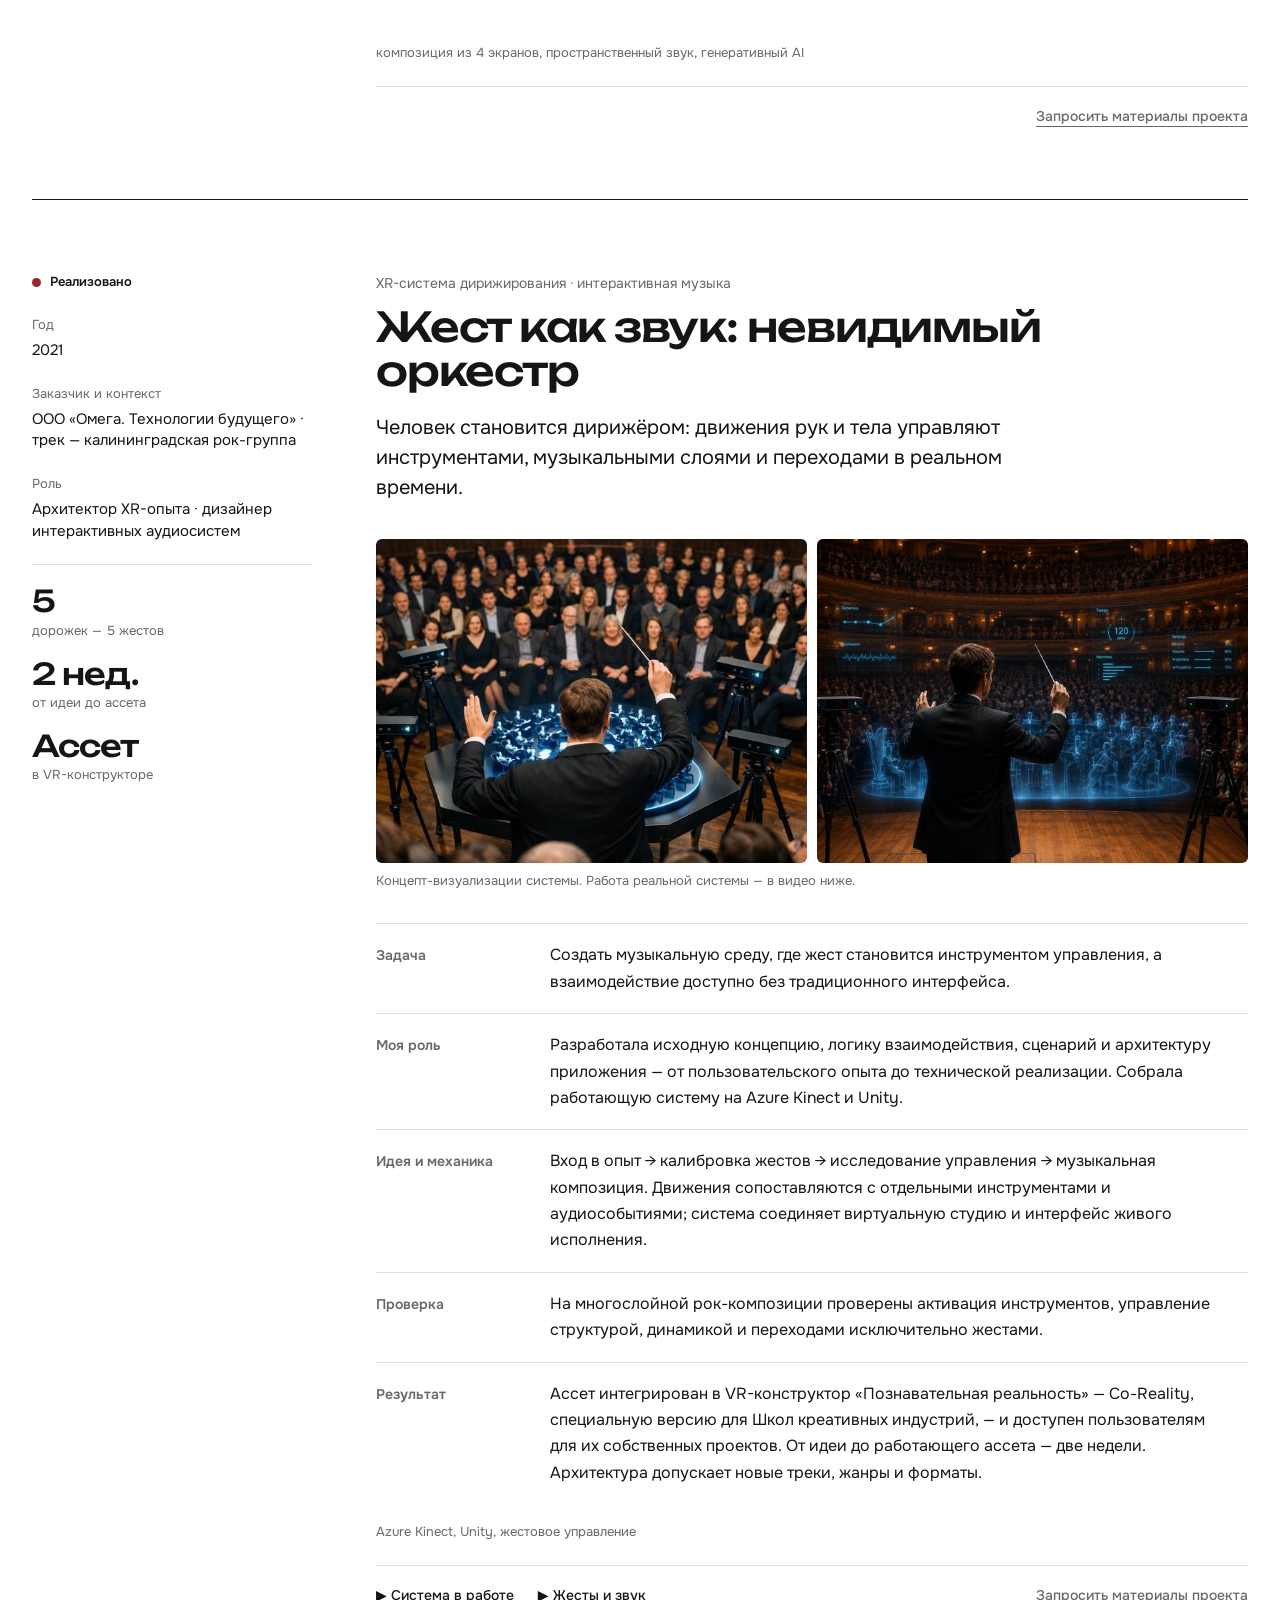
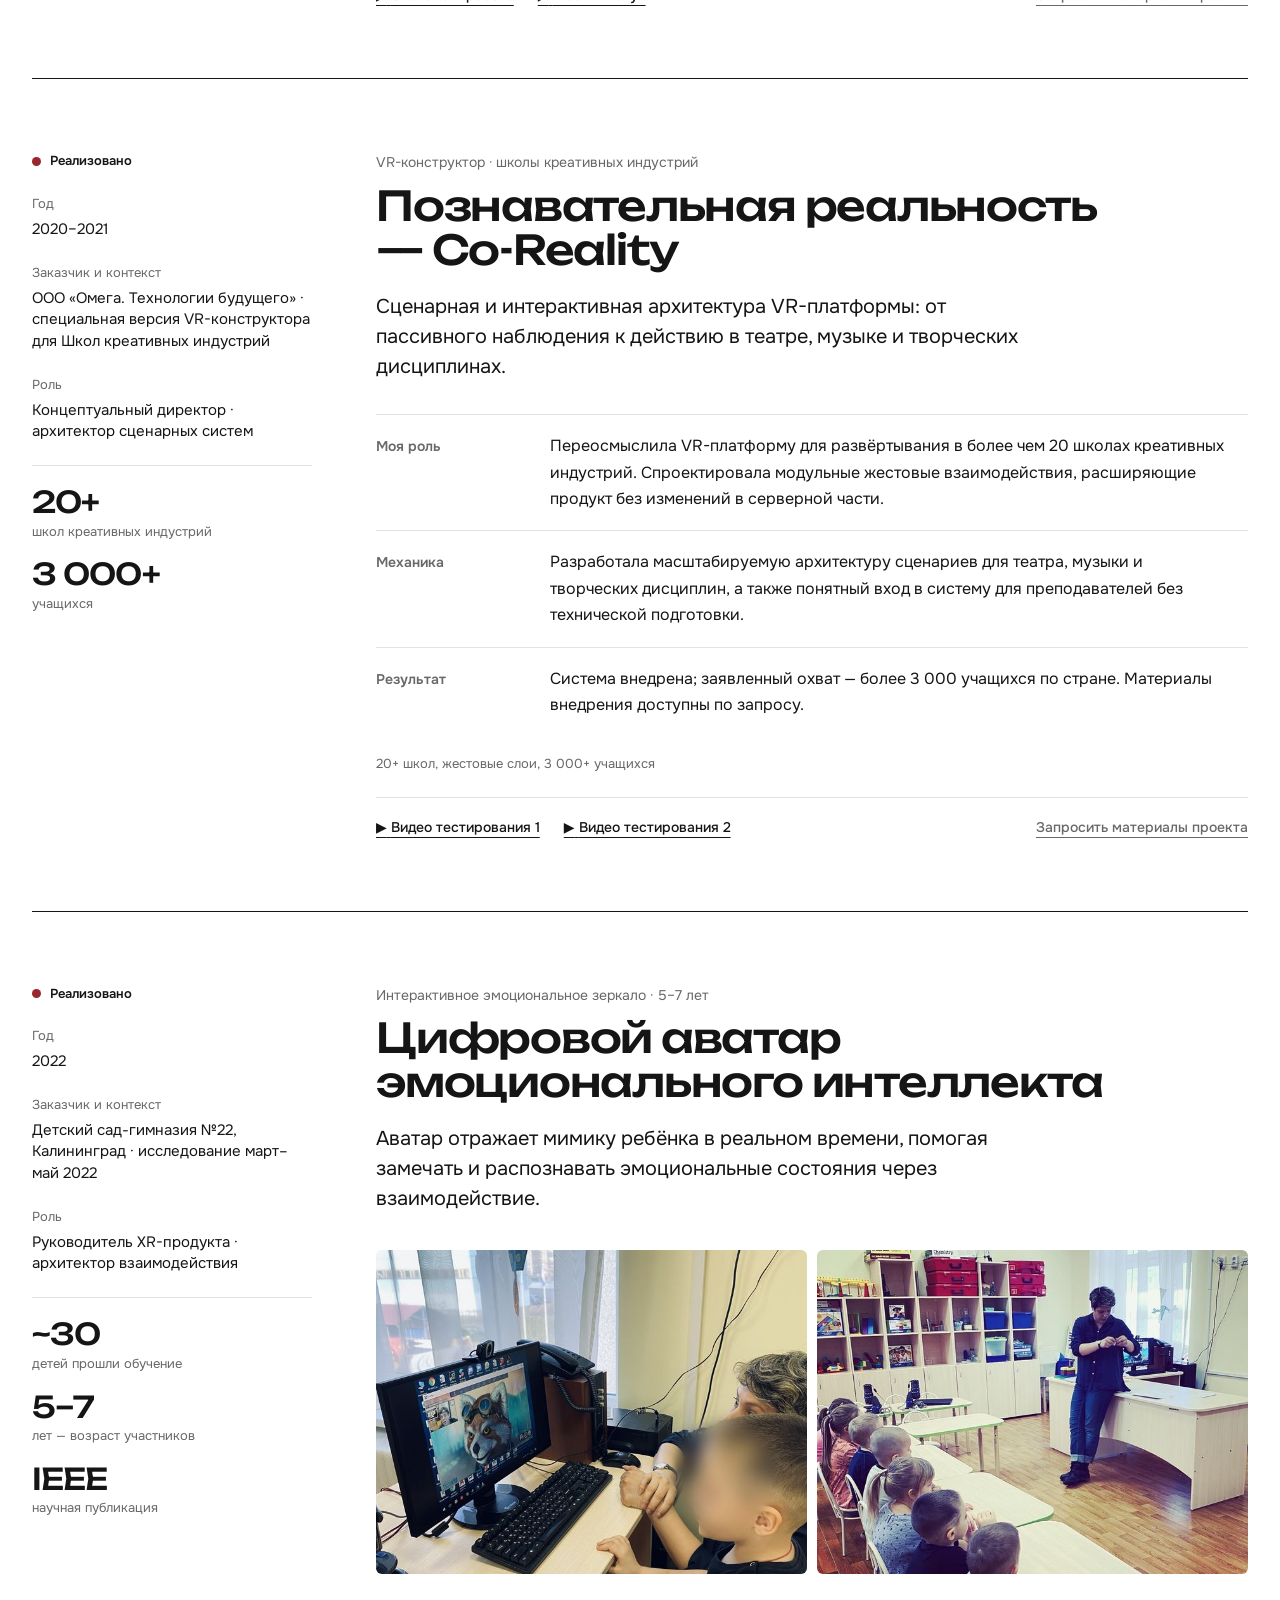
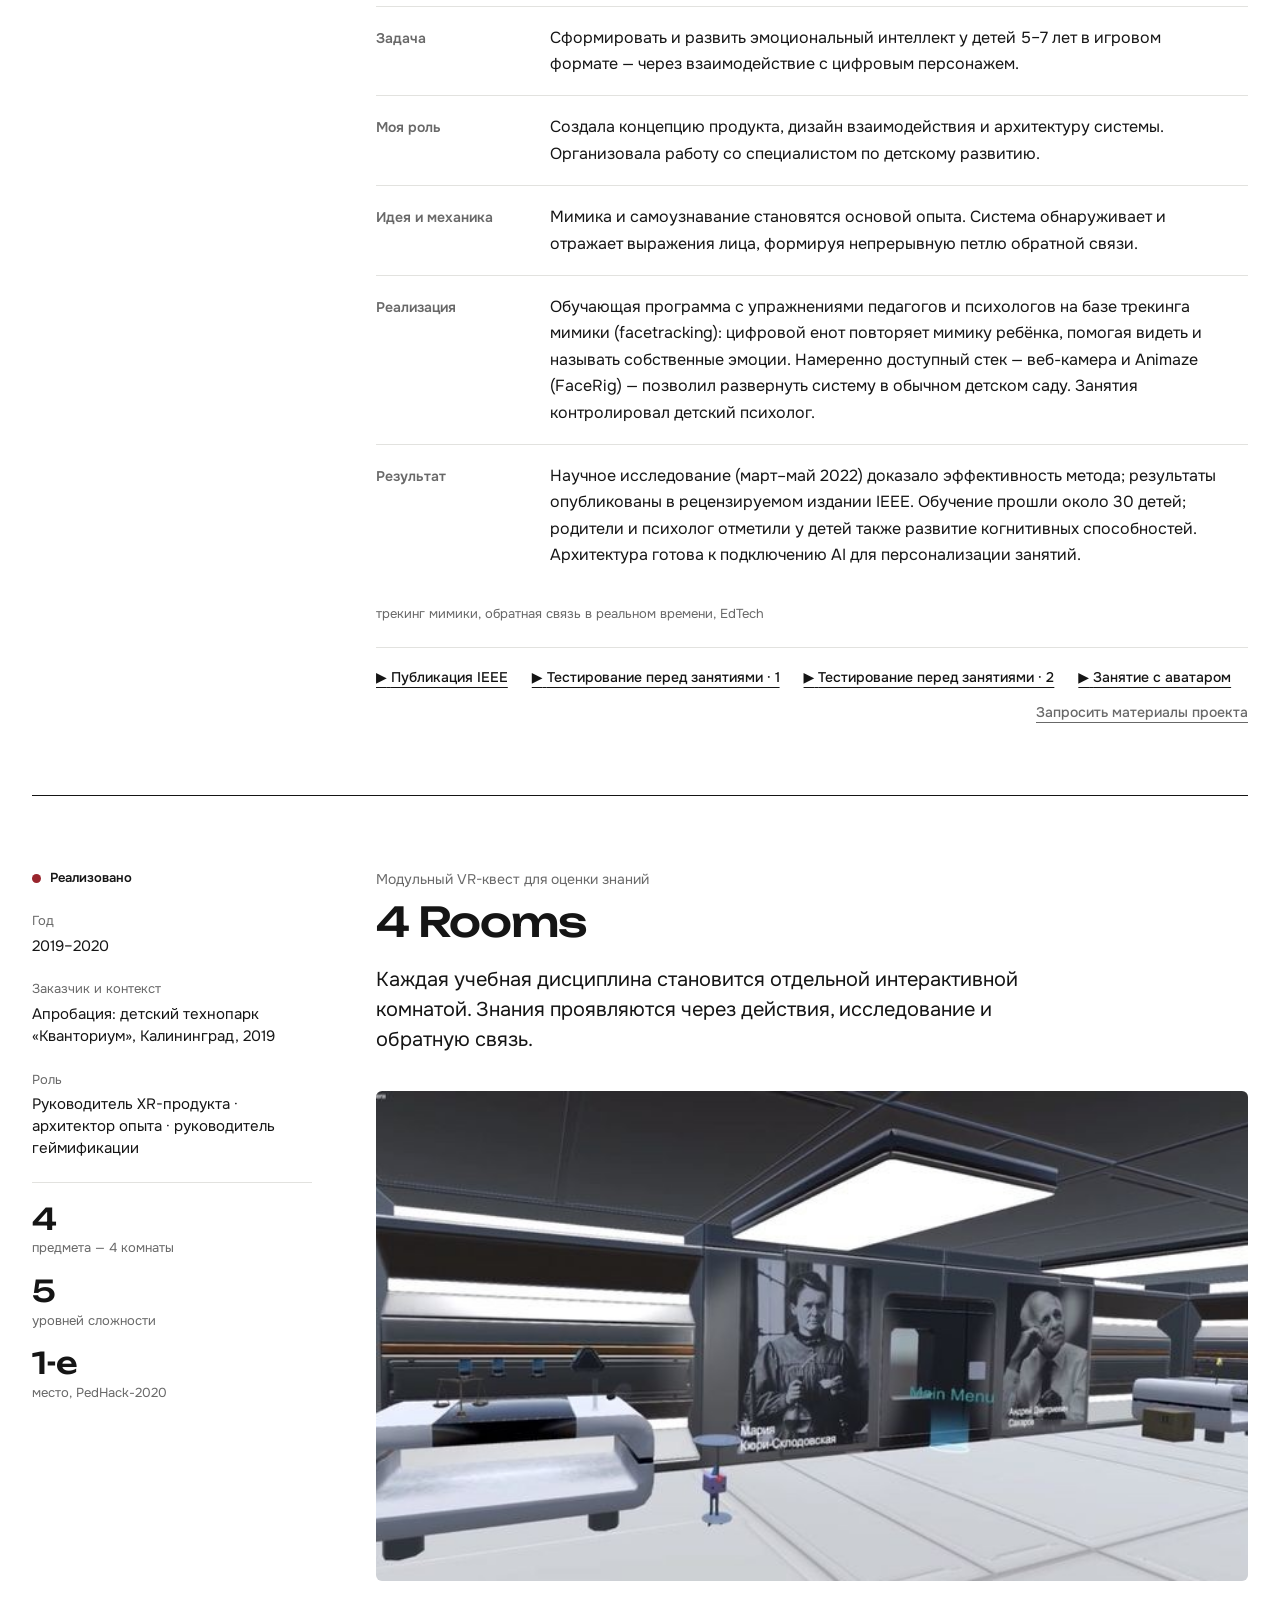
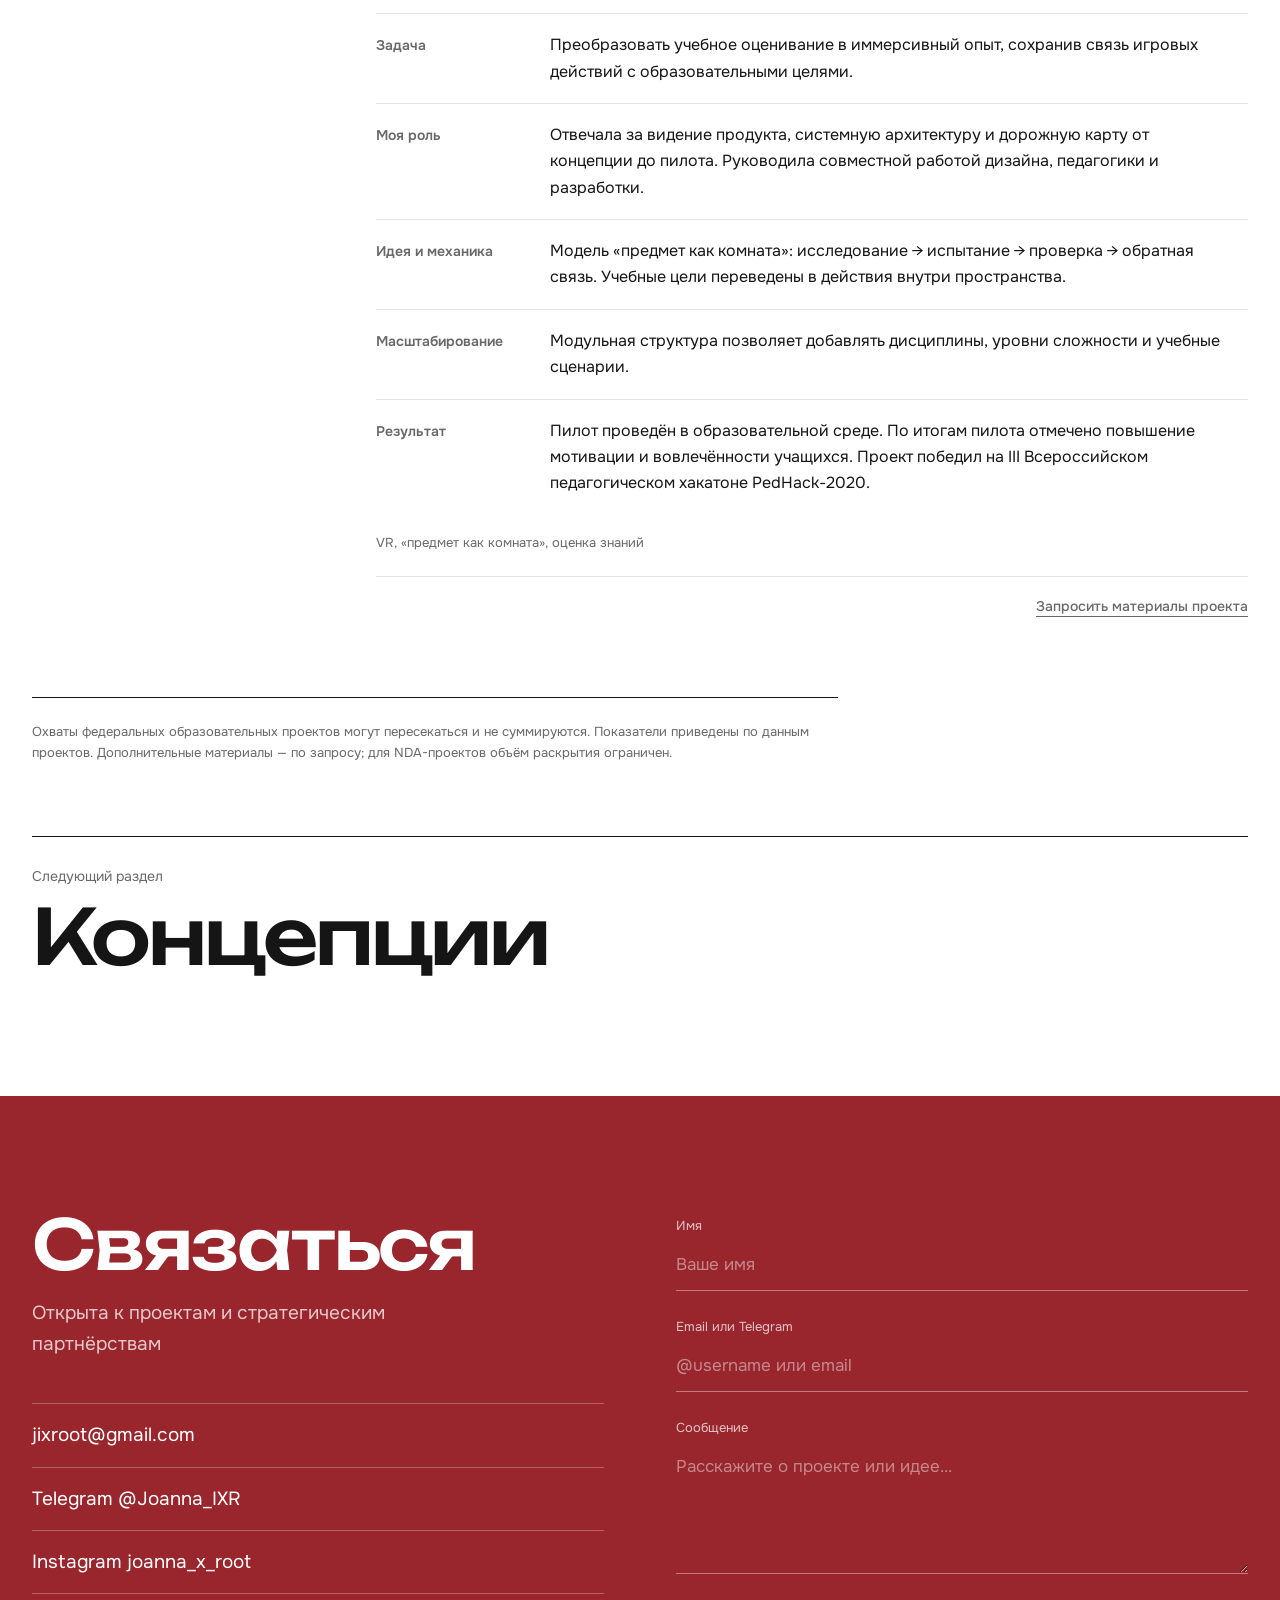
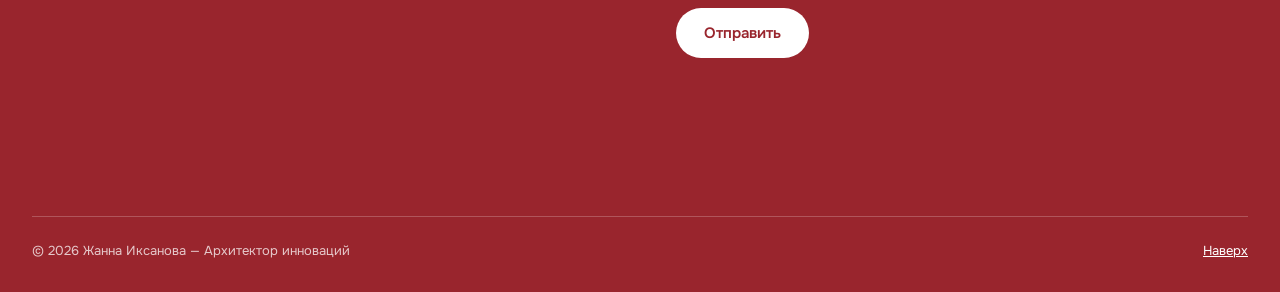
<file: realized.html>
<!doctype html><html lang="ru"><head><meta charset="utf-8"><meta name="viewport" content="width=device-width, initial-scale=1, viewport-fit=cover"><meta name="color-scheme" content="light">
<title>Реализация — Жанна Иксанова</title><meta name="description" content="Жанна Иксанова — архитектор инноваций: XR, генеративный AI, иммерсивные системы. Реализованные проекты, концепции и экосистемы."><link rel="icon" type="image/png" sizes="32x32" href="icon-32.png"><link rel="icon" type="image/png" sizes="192x192" href="icon-192.png"><link rel="apple-touch-icon" href="apple-touch-icon.png"><meta property="og:type" content="website"><meta property="og:title" content="Реализация — Жанна Иксанова"><meta property="og:description" content="Жанна Иксанова — архитектор инноваций: XR, генеративный AI, иммерсивные системы. Реализованные проекты, концепции и экосистемы."><meta property="og:url" content="https://zhannaix.github.io/realized.html"><meta property="og:image" content="https://zhannaix.github.io/og-image.jpg"><meta property="og:image:width" content="1200"><meta property="og:image:height" content="628"><meta property="og:locale" content="ru_RU"><meta property="og:locale:alternate" content="en_US"><meta name="twitter:card" content="summary_large_image"><link rel="preconnect" href="https://fonts.googleapis.com"><link rel="preconnect" href="https://fonts.gstatic.com" crossorigin>
<link href="https://fonts.googleapis.com/css2?family=Onest:wght@400;500;600&family=Unbounded:wght@400;500;600&display=swap" rel="stylesheet"><link rel="stylesheet" href="site.css"></head><body id="top" data-lang="ru" data-page="realized" data-title-ru="Реализация — Жанна Иксанова" data-title-en="Implementation — Zhanna Iksanova"><header class="nav"><div class="wrap nav-inner"><a class="logo" href="index.html"><img class="mark" src="icon-64.png" width="30" height="30" alt=""><span class="logo-name"><span lang="ru">Жанна Иксанова</span><span lang="en">Zhanna Iksanova</span></span></a>
<nav class="nav-links" aria-label="Основная навигация"><a href="cases.html" data-nav="cases"><span lang="ru">Кейсы</span><span lang="en">Work</span></a><a href="index.html#about" data-nav="about"><span lang="ru">Обо мне</span><span lang="en">About</span></a><a href="#contact" data-nav="contact"><span lang="ru">Контакты</span><span lang="en">Contact</span></a></nav>
<div class="lang" role="group" aria-label="Язык / Language"><button type="button" data-language="ru" aria-pressed="true">RU</button><button type="button" data-language="en" aria-pressed="false">EN</button></div>
<button class="menu-toggle" type="button" aria-expanded="false" aria-label="Меню"><span></span><span></span></button></div></header><main><header class="page-head wrap"><a class="back" href="cases.html">← <span lang="ru">Все кейсы</span><span lang="en">All cases</span></a><h1 class="display page-title" data-fit="page"><span lang="ru">Реализация</span><span lang="en">Implementation</span></h1><p class="page-lead"><span lang="ru">Проекты, доведённые до публичного запуска или внедрения: заказчик, моя роль, механика и результат.</span><span lang="en">Projects taken to public launch or deployment: client, my role, mechanics and outcome.</span></p><nav class="tabs" aria-label="Разделы"><a href="realized.html" aria-current="page"><span lang="ru">Реализация</span><span lang="en">Implementation</span><sup>7</sup></a><a href="concepts.html"><span lang="ru">Концепции</span><span lang="en">Concepts</span><sup>3</sup></a><a href="ecosystems.html"><span lang="ru">Экосистемы</span><span lang="en">Ecosystems</span><sup>6</sup></a></nav></header><section class="wrap cases-wrap"><ol class="toc"><li><a href="realized.html#living-paintings"><span class="toc-title"><span lang="ru">Шедевры русских художников</span><span lang="en">Masterpieces of Russian Artists</span></span><span class="toc-ctx"><span lang="ru">Администрация г. Зеленоградска (День города, сентябрь 2025) · проекционная реализация — «Лазершоутек»</span><span lang="en">Zelenogradsk City Administration (City Day, September 2025) · projection by Lasershowtec</span></span><span class="toc-yr">2025</span><span class="toc-st"><span lang="ru">Реализовано</span><span lang="en">Implemented</span></span></a></li><li><a href="realized.html#royal-castle"><span class="toc-title"><span lang="ru">Королевский замок Кёнигсберга</span><span lang="en">Königsberg Royal Castle</span></span><span class="toc-ctx"><span lang="ru">ООО «Технологии будущего» · Калининград, коммерческий запуск в 2019</span><span lang="en">Future Technologies LLC · Kaliningrad, commercial launch in 2019</span></span><span class="toc-yr">2018–2019</span><span class="toc-st"><span lang="ru">Реализовано</span><span lang="en">Implemented</span></span></a></li><li><a href="realized.html#international-art"><span class="toc-title"><span lang="ru">Международный иммерсивный XR-арт-проект</span><span lang="en">International Immersive XR Art Project</span></span><span class="toc-ctx"><span lang="ru">Германия · подробности проекта под NDA</span><span lang="en">Germany · project details under NDA</span></span><span class="toc-yr">2024</span><span class="toc-st"><span lang="ru">Реализовано · NDA</span><span lang="en">Implemented · NDA</span></span></a></li><li><a href="realized.html#xr-orchestra"><span class="toc-title"><span lang="ru">Жест как звук: невидимый оркестр</span><span lang="en">Gesture as Sound: The Invisible Orchestra</span></span><span class="toc-ctx"><span lang="ru">ООО «Омега. Технологии будущего» · трек — калининградская рок-группа</span><span lang="en">Omega Future Technologies LLC · track by a Kaliningrad rock band</span></span><span class="toc-yr">2021</span><span class="toc-st"><span lang="ru">Реализовано</span><span lang="en">Implemented</span></span></a></li><li><a href="realized.html#co-reality"><span class="toc-title"><span lang="ru">Познавательная реальность — Co-Reality</span><span lang="en">Cognitive Reality — Co-Reality</span></span><span class="toc-ctx"><span lang="ru">ООО «Омега. Технологии будущего» · специальная версия VR-конструктора для Школ креативных индустрий</span><span lang="en">Omega Future Technologies LLC · special edition of the VR builder for the Schools of Creative Industries</span></span><span class="toc-yr">2020–2021</span><span class="toc-st"><span lang="ru">Реализовано</span><span lang="en">Implemented</span></span></a></li><li><a href="realized.html#emotional-avatar"><span class="toc-title"><span lang="ru">Цифровой аватар эмоционального интеллекта</span><span lang="en">Digital Avatar for Emotional Intelligence</span></span><span class="toc-ctx"><span lang="ru">Детский сад-гимназия №22, Калининград · исследование март–май 2022</span><span lang="en">Kindergarten-Gymnasium No. 22, Kaliningrad · study March–May 2022</span></span><span class="toc-yr">2022</span><span class="toc-st"><span lang="ru">Реализовано</span><span lang="en">Implemented</span></span></a></li><li><a href="realized.html#four-rooms"><span class="toc-title"><span lang="ru">4 Rooms</span><span lang="en">4 Rooms</span></span><span class="toc-ctx"><span lang="ru">Апробация: детский технопарк «Кванториум», Калининград, 2019</span><span lang="en">Piloted at Quantorium children’s technopark, Kaliningrad, 2019</span></span><span class="toc-yr">2019–2020</span><span class="toc-st"><span lang="ru">Реализовано</span><span lang="en">Implemented</span></span></a></li></ol><div class="case-list"><article id="living-paintings" class="case" aria-labelledby="t-living-paintings"><div class="case-head"><p class="case-cat"><span lang="ru">Городская мультимедийная инсталляция</span><span lang="en">City-scale multimedia installation</span></p><h2 class="case-title" id="t-living-paintings"><span lang="ru">Шедевры русских художников</span><span lang="en">Masterpieces of Russian Artists</span></h2><p class="case-summary"><span lang="ru">Исторический фасад превращается в живое полотно: классическая живопись, генеративная анимация и архитектурная проекция образуют единый городской опыт.</span><span lang="en">A historic façade becomes a living canvas: classical paintings, generative animation and architectural projection form one urban experience.</span></p></div><aside class="case-facts"><p class="status is-live"><span lang="ru">Реализовано</span><span lang="en">Implemented</span></p><div class="fact"><span class="fact-k"><span lang="ru">Год</span><span lang="en">Year</span></span><span class="fact-v">2025</span></div><div class="fact"><span class="fact-k"><span lang="ru">Заказчик и контекст</span><span lang="en">Client &amp; context</span></span><span class="fact-v"><span lang="ru">Администрация г. Зеленоградска (День города, сентябрь 2025) · проекционная реализация — «Лазершоутек»</span><span lang="en">Zelenogradsk City Administration (City Day, September 2025) · projection by Lasershowtec</span></span></div><div class="fact"><span class="fact-k"><span lang="ru">Роль</span><span lang="en">Role</span></span><span class="fact-v"><span lang="ru">Архитектор XR-концепции · дизайнер иммерсивных культурных систем</span><span lang="en">XR Concept Architect · Immersive Cultural Systems Designer</span></span></div><dl class="numbers"><div><dt>12</dt><dd><span lang="ru">оживлённых полотен</span><span lang="en">animated paintings</span></dd></div><div><dt>8</dt><dd><span lang="ru">вечеров показов</span><span lang="en">screening nights</span></dd></div><div><dt>100 000+</dt><dd><span lang="ru">зрителей, по оценке организаторов</span><span lang="en">viewers, organizers’ estimate</span></dd></div></dl></aside><div class="case-body"><div class="media media-3"><img src="masterpieces-facade-1.jpg" alt="«Три богатыря» на фасаде, зрители перед зданием" loading="lazy"><img src="masterpieces-facade-2.jpg" alt="Галерея оживлённых полотен на фасаде" loading="lazy"><img src="masterpieces-facade-3.jpg" alt="Оживлённое полотно на фасаде здания" loading="lazy"></div><dl class="case-fields"><div><dt><span lang="ru">Задача</span><span lang="en">Challenge</span></dt><dd><span lang="ru">Создать масштабный культурный проект в городской среде, объединяющий искусство, архитектуру и цифровой контент.</span><span lang="en">Create a large-scale urban cultural experience integrating art, architecture and digital content.</span></dd></div><div><dt><span lang="ru">Моя роль</span><span lang="en">My role</span></dt><dd><span lang="ru">Разработала концептуальную и техническую архитектуру проекционной инсталляции с GenAI-анимацией произведений Васнецова, Айвазовского и других художников.</span><span lang="en">Developed the conceptual and technical architecture of a projection installation using GenAI animation of works by Vasnetsov, Aivazovsky and other artists.</span></dd></div><div><dt><span lang="ru">Идея и механика</span><span lang="en">Concept &amp; interaction</span></dt><dd><span lang="ru">«Масштабированная живая картина»: динамическая трансформация при уважении к оригинальному произведению. Путь восприятия: городская реальность → визуальный разрыв → погружение → созерцание.</span><span lang="en">“Scaled Living Painting”: dynamic transformation with respect for the original artwork. Perceptual journey: urban reality → visual rupture → immersion → contemplation.</span></dd></div><div><dt><span lang="ru">Реализация</span><span lang="en">Implementation</span></dt><dd><span lang="ru">Спроектировала пайплайн от генеративного контента к яркой архитектурной проекции и модульную систему для сезонной смены произведений.</span><span lang="en">Designed the pipeline from generative content to high-brightness architectural projection, with modular content for seasonal artwork rotation.</span></dd></div><div><dt><span lang="ru">Результат</span><span lang="en">Outcome</span></dt><dd><span lang="ru">Проект публично запущен: показы шли все выходные сентября 2025 года — 8 вечеров, включая День города. По оценке организаторов — более 100 000 зрителей. Документация и публикации в СМИ доступны по запросу.</span><span lang="en">Publicly launched: screenings ran every weekend in September 2025 — 8 evenings, including City Day. Organizers estimate over 100,000 viewers. Documentation and media coverage available on request.</span></dd></div></dl><p class="case-tags"><span lang="ru">генеративный AI, архитектурная проекция, городская среда</span><span lang="en">Generative AI, Architectural projection, Public space</span></p><div class="case-links"><a href="https://rutube.ru/video/bd3df2a650a1617fc1d1e293126ddb03/" target="_blank" rel="noopener noreferrer"><span aria-hidden="true">▶</span> <span lang="ru">Видео 1</span><span lang="en">Video 1</span></a><a href="https://rutube.ru/video/5609adcdcb26e0be175f2c8df6d457bb/" target="_blank" rel="noopener noreferrer"><span aria-hidden="true">▶</span> <span lang="ru">Видео 2</span><span lang="en">Video 2</span></a><a href="https://rutube.ru/video/d151adcb39ccfcb1520b133a535af55b/" target="_blank" rel="noopener noreferrer"><span aria-hidden="true">▶</span> <span lang="ru">Видео 3</span><span lang="en">Video 3</span></a><a class="quiet" href="mailto:jixroot@gmail.com?subject=Portfolio%20materials%3A%20Masterpieces%20of%20Russian%20Artists"><span lang="ru">Запросить материалы проекта</span><span lang="en">Request project materials</span></a></div></div></article><article id="royal-castle" class="case" aria-labelledby="t-royal-castle"><div class="case-head"><p class="case-cat"><span lang="ru">VR-реконструкция · культурное наследие · туризм</span><span lang="en">VR reconstruction · heritage · tourism</span></p><h2 class="case-title" id="t-royal-castle"><span lang="ru">Королевский замок Кёнигсберга</span><span lang="en">Königsberg Royal Castle</span></h2><p class="case-summary"><span lang="ru">Утраченный архитектурный памятник — в формате синхронного группового VR-путешествия, рассчитанного на массовую туристическую аудиторию.</span><span lang="en">A lost architectural landmark reconstructed as a synchronized group VR journey designed for a broad tourism audience.</span></p></div><aside class="case-facts"><p class="status is-live"><span lang="ru">Реализовано</span><span lang="en">Implemented</span></p><div class="fact"><span class="fact-k"><span lang="ru">Год</span><span lang="en">Year</span></span><span class="fact-v">2018–2019</span></div><div class="fact"><span class="fact-k"><span lang="ru">Заказчик и контекст</span><span lang="en">Client &amp; context</span></span><span class="fact-v"><span lang="ru">ООО «Технологии будущего» · Калининград, коммерческий запуск в 2019</span><span lang="en">Future Technologies LLC · Kaliningrad, commercial launch in 2019</span></span></div><div class="fact"><span class="fact-k"><span lang="ru">Роль</span><span lang="en">Role</span></span><span class="fact-v"><span lang="ru">Руководитель XR-продукта · архитектор иммерсивных систем</span><span lang="en">XR Product Owner · Immersive Systems Architect</span></span></div><dl class="numbers"><div><dt>5</dt><dd><span lang="ru">VR-сцен с аудиогидом</span><span lang="en">VR scenes with audio guide</span></dd></div><div><dt>10</dt><dd><span lang="ru">шлемов в синхроне</span><span lang="en">headsets in sync</span></dd></div><div><dt><span lang="ru">3 мес.</span><span lang="en">3 mo.</span></dt><dd><span lang="ru">до окупаемости</span><span lang="en">to full payback</span></dd></div></dl></aside><div class="case-body"><div class="media media-3"><img src="konigsberg-3d.jpg" alt="3D-модель замка в 360°-панораме современного города" loading="lazy"><img src="konigsberg-users-1.jpg" alt="Групповая VR-экскурсия у места бывшего замка" loading="lazy"><img src="konigsberg-users-2.jpg" alt="Зимняя VR-экскурсия" loading="lazy"></div><dl class="case-fields"><div><dt><span lang="ru">Задача</span><span lang="en">Challenge</span></dt><dd><span lang="ru">Превратить историческую реконструкцию в доступный, коммерчески жизнеспособный туристический продукт.</span><span lang="en">Turn historical reconstruction into an accessible, commercially viable tourism product.</span></dd></div><div><dt><span lang="ru">Моя роль</span><span lang="en">My role</span></dt><dd><span lang="ru">Определила продуктовую стратегию, сценарий, архитектуру опыта и модель монетизации. Руководила производством и внедрением, координируя дизайн, разработку и контент.</span><span lang="en">Defined product strategy, experience architecture, narrative and monetization. Led production and deployment across design, development and content.</span></dd></div><div><dt><span lang="ru">Идея и механика</span><span lang="en">Concept &amp; interaction</span></dt><dd><span lang="ru">Связала историческое путешествие с современным физическим местом. Спроектировала синхронный многопользовательский опыт без ручных контроллеров — с простым входом для широкой аудитории.</span><span lang="en">Connected the historical journey to its present-day physical location. Designed synchronized multi-user viewing without handheld controllers, reducing onboarding friction.</span></dd></div><div><dt><span lang="ru">Реализация</span><span lang="en">Implementation</span></dt><dd><span lang="ru">Гибридный пайплайн: детальная 3D-реконструкция и оптимизированные панорамы 360°. Архитектура рассчитана на непрерывный туристический поток и повторное использование для других объектов наследия.</span><span lang="en">A hybrid pipeline combining detailed 3D reconstruction with optimized 360° panoramas. Designed for continuous visitor throughput and reuse at other heritage sites.</span></dd></div><div><dt><span lang="ru">Результат</span><span lang="en">Outcome</span></dt><dd><span lang="ru">Продукт внедрён и коммерчески проверен. ROI &gt;150% в первом квартале эксплуатации, по данным проекта.</span><span lang="en">Deployed and commercially validated. ROI &gt;150% in the first operational quarter, according to project data.</span></dd></div></dl><p class="case-tags"><span lang="ru">VR, 3D + 360°, многопользовательский режим</span><span lang="en">VR, 3D + 360°, Multi-user</span></p><div class="case-links"><a href="https://rutube.ru/video/d10a856c523a495a8cfcca849937b789/" target="_blank" rel="noopener noreferrer"><span aria-hidden="true">▶</span> <span lang="ru">Демо-видео</span><span lang="en">Demo video</span></a><a href="https://rutube.ru/shorts/1cc9fd452472bae683f8db8664392b01/" target="_blank" rel="noopener noreferrer"><span aria-hidden="true">▶</span> <span lang="ru">Короткий ролик</span><span lang="en">Short clip</span></a><a href="https://www.ekskursia39.ru/%D1%8D%D0%BA%D1%81%D0%BA%D1%83%D1%80%D1%81%D0%B8%D1%8F-%D0%BA%D0%BE%D1%80%D0%BE%D0%BB%D0%B5%D0%B2%D1%81%D0%BA%D0%B8%D0%B9-%D0%B7%D0%B0%D0%BC%D0%BE%D0%BA-2/" target="_blank" rel="noopener noreferrer"><span lang="ru">Страница экскурсии у заказчика</span><span lang="en">Tour page on the client’s website</span></a><a class="quiet" href="mailto:jixroot@gmail.com?subject=Portfolio%20materials%3A%20K%C3%B6nigsberg%20Royal%20Castle"><span lang="ru">Запросить материалы проекта</span><span lang="en">Request project materials</span></a></div></div></article><article id="international-art" class="case" aria-labelledby="t-international-art"><div class="case-head"><p class="case-cat"><span lang="ru">Пространственная композиция · NDA</span><span lang="en">Spatial composition · NDA</span></p><h2 class="case-title" id="t-international-art"><span lang="ru">Международный иммерсивный XR-арт-проект</span><span lang="en">International Immersive XR Art Project</span></h2><p class="case-summary"><span lang="ru">Четыре экрана, пространственный звук, свет и нейросетевой контент объединены в систему, задающую последовательность восприятия.</span><span lang="en">Four screens, spatial sound, lighting and neural content form a system guiding the participant’s perceptual journey.</span></p></div><aside class="case-facts"><p class="status is-live"><span lang="ru">Реализовано · NDA</span><span lang="en">Implemented · NDA</span></p><div class="fact"><span class="fact-k"><span lang="ru">Год</span><span lang="en">Year</span></span><span class="fact-v">2024</span></div><div class="fact"><span class="fact-k"><span lang="ru">Заказчик и контекст</span><span lang="en">Client &amp; context</span></span><span class="fact-v"><span lang="ru">Германия · подробности проекта под NDA</span><span lang="en">Germany · project details under NDA</span></span></div><div class="fact"><span class="fact-k"><span lang="ru">Роль</span><span lang="en">Role</span></span><span class="fact-v"><span lang="ru">Архитектор XR-концепции · дизайнер онтологического пространства</span><span lang="en">XR Concept Architect · Ontological Space Designer</span></span></div><dl class="numbers"><div><dt>4</dt><dd><span lang="ru">экрана</span><span lang="en">screens</span></dd></div><div><dt>4</dt><dd><span lang="ru">онтологических слоя</span><span lang="en">ontological layers</span></dd></div></dl></aside><div class="case-body"><dl class="case-fields"><div><dt><span lang="ru">Задача</span><span lang="en">Challenge</span></dt><dd><span lang="ru">Спроектировать концептуальную систему иммерсивной художественной среды с AI-контентом.</span><span lang="en">Design the conceptual system for an AI-driven immersive art environment.</span></dd></div><div><dt><span lang="ru">Моя роль</span><span lang="en">My role</span></dt><dd><span lang="ru">Разработала пространственную концепцию, композиционную логику и архитектуру проекта. Вела концептуальные исследования и проверку системы в международной междисциплинарной команде. Реализация проходила без моего участия.</span><span lang="en">Designed the spatial concept, composition logic and project architecture. Led conceptual R&amp;D and system validation within an international multidisciplinary team. The implementation was carried out without my involvement.</span></dd></div><div><dt><span lang="ru">Идея и механика</span><span lang="en">Concept &amp; interaction</span></dt><dd><span lang="ru">Четыре онтологических слоя: Небо / Земля / Архетип / Человек. Перцептивная дуга: дестабилизация → погружение → сближение → созерцание.</span><span lang="en">Four ontological layers: Sky / Earth / Archetype / Human. Perceptual arc: destabilization → immersion → convergence → contemplation.</span></dd></div><div><dt><span lang="ru">Архитектура среды</span><span lang="en">Environment architecture</span></dt><dd><span lang="ru">Зеркальная логика четырёхэкранной композиции соединяет нейросетевой контент с пространственным звуком и реагирующим светом.</span><span lang="en">Mirrored four-screen composition connects neural outputs with spatial sound and responsive lighting.</span></dd></div><div><dt><span lang="ru">Результат</span><span lang="en">Outcome</span></dt><dd><span lang="ru">Проект реализован; моя часть — концепция и архитектура. Подробности защищены NDA.</span><span lang="en">The project has been implemented; my contribution was the concept and architecture. Details are protected by NDA.</span></dd></div></dl><p class="case-tags"><span lang="ru">композиция из 4 экранов, пространственный звук, генеративный AI</span><span lang="en">4-screen composition, Spatial sound, Generative AI</span></p><div class="case-links"><a class="quiet" href="mailto:jixroot@gmail.com?subject=Portfolio%20materials%3A%20International%20Immersive%20XR%20Art%20Project"><span lang="ru">Запросить материалы проекта</span><span lang="en">Request project materials</span></a></div></div></article><article id="xr-orchestra" class="case" aria-labelledby="t-xr-orchestra"><div class="case-head"><p class="case-cat"><span lang="ru">XR-система дирижирования · интерактивная музыка</span><span lang="en">XR Conducting System · interactive music</span></p><h2 class="case-title" id="t-xr-orchestra"><span lang="ru">Жест как звук: невидимый оркестр</span><span lang="en">Gesture as Sound: The Invisible Orchestra</span></h2><p class="case-summary"><span lang="ru">Человек становится дирижёром: движения рук и тела управляют инструментами, музыкальными слоями и переходами в реальном времени.</span><span lang="en">The participant becomes a conductor: hand and body movements control instruments, audio layers and transitions in real time.</span></p></div><aside class="case-facts"><p class="status is-live"><span lang="ru">Реализовано</span><span lang="en">Implemented</span></p><div class="fact"><span class="fact-k"><span lang="ru">Год</span><span lang="en">Year</span></span><span class="fact-v">2021</span></div><div class="fact"><span class="fact-k"><span lang="ru">Заказчик и контекст</span><span lang="en">Client &amp; context</span></span><span class="fact-v"><span lang="ru">ООО «Омега. Технологии будущего» · трек — калининградская рок-группа</span><span lang="en">Omega Future Technologies LLC · track by a Kaliningrad rock band</span></span></div><div class="fact"><span class="fact-k"><span lang="ru">Роль</span><span lang="en">Role</span></span><span class="fact-v"><span lang="ru">Архитектор XR-опыта · дизайнер интерактивных аудиосистем</span><span lang="en">XR Experience Architect · Interactive Audio Systems Designer</span></span></div><dl class="numbers"><div><dt>5</dt><dd><span lang="ru">дорожек — 5 жестов</span><span lang="en">tracks — 5 gestures</span></dd></div><div><dt><span lang="ru">2 нед.</span><span lang="en">2 wks</span></dt><dd><span lang="ru">от идеи до ассета</span><span lang="en">from idea to asset</span></dd></div><div><dt><span lang="ru">Ассет</span><span lang="en">Asset</span></dt><dd><span lang="ru">в VR-конструкторе</span><span lang="en">in the VR builder</span></dd></div></dl></aside><div class="case-body"><div class="media media-2"><img src="xrmusic-concept-1.jpg" alt="Концепция: дирижёр и захват жестов" loading="lazy"><img src="xrmusic-concept-2.jpg" alt="Параметры музыки в реальном времени" loading="lazy"></div><p class="media-cap"><span lang="ru">Концепт-визуализации системы. Работа реальной системы — в видео ниже.</span><span lang="en">Concept visualizations of the system. The real system in action is in the videos below.</span></p><dl class="case-fields"><div><dt><span lang="ru">Задача</span><span lang="en">Challenge</span></dt><dd><span lang="ru">Создать музыкальную среду, где жест становится инструментом управления, а взаимодействие доступно без традиционного интерфейса.</span><span lang="en">Create a responsive musical environment where gesture becomes the control instrument, replacing a conventional interface.</span></dd></div><div><dt><span lang="ru">Моя роль</span><span lang="en">My role</span></dt><dd><span lang="ru">Разработала исходную концепцию, логику взаимодействия, сценарий и архитектуру приложения — от пользовательского опыта до технической реализации. Собрала работающую систему на Azure Kinect и Unity.</span><span lang="en">Originated the concept, interaction logic, scenario and application architecture, from user experience to technical implementation. Built the working system with Azure Kinect and Unity.</span></dd></div><div><dt><span lang="ru">Идея и механика</span><span lang="en">Concept &amp; interaction</span></dt><dd><span lang="ru">Вход в опыт → калибровка жестов → исследование управления → музыкальная композиция. Движения сопоставляются с отдельными инструментами и аудиособытиями; система соединяет виртуальную студию и интерфейс живого исполнения.</span><span lang="en">Onboarding → gesture calibration → exploratory control → performative composition. Movements are mapped to instruments and audio events, combining a virtual studio with a live performance interface.</span></dd></div><div><dt><span lang="ru">Проверка</span><span lang="en">Validation</span></dt><dd><span lang="ru">На многослойной рок-композиции проверены активация инструментов, управление структурой, динамикой и переходами исключительно жестами.</span><span lang="en">Validated on a multi-layered rock track: instrument activation, composition structure, dynamics and transitions controlled entirely through gestures.</span></dd></div><div><dt><span lang="ru">Результат</span><span lang="en">Outcome</span></dt><dd><span lang="ru">Ассет интегрирован в VR-конструктор «Познавательная реальность» — Co-Reality, специальную версию для Школ креативных индустрий, — и доступен пользователям для их собственных проектов. От идеи до работающего ассета — две недели. Архитектура допускает новые треки, жанры и форматы.</span><span lang="en">The asset is integrated into the Cognitive Reality VR builder — Co-Reality, a special edition for the Schools of Creative Industries — and is available to users for their own projects. From idea to working asset in two weeks. The architecture supports new tracks, genres and formats.</span></dd></div></dl><p class="case-tags"><span lang="ru">Azure Kinect, Unity, жестовое управление</span><span lang="en">Azure Kinect, Unity, Gesture interaction</span></p><div class="case-links"><a href="https://rutube.ru/shorts/5862ef51f989ec5c598f9c0dee08b349/" target="_blank" rel="noopener noreferrer"><span aria-hidden="true">▶</span> <span lang="ru">Система в работе</span><span lang="en">System in action</span></a><a href="https://rutube.ru/shorts/6b625288e82c418f6529fb837f54c3d2/" target="_blank" rel="noopener noreferrer"><span aria-hidden="true">▶</span> <span lang="ru">Жесты и звук</span><span lang="en">Gestures and sound</span></a><a class="quiet" href="mailto:jixroot@gmail.com?subject=Portfolio%20materials%3A%20Gesture%20as%20Sound%3A%20The%20Invisible%20Orchestra"><span lang="ru">Запросить материалы проекта</span><span lang="en">Request project materials</span></a></div></div></article><article id="co-reality" class="case" aria-labelledby="t-co-reality"><div class="case-head"><p class="case-cat"><span lang="ru">VR-конструктор · школы креативных индустрий</span><span lang="en">VR constructor · Schools of Creative Industries</span></p><h2 class="case-title" id="t-co-reality"><span lang="ru">Познавательная реальность — Co-Reality</span><span lang="en">Cognitive Reality — Co-Reality</span></h2><p class="case-summary"><span lang="ru">Сценарная и интерактивная архитектура VR-платформы: от пассивного наблюдения к действию в театре, музыке и творческих дисциплинах.</span><span lang="en">Scenario and interaction architecture for a VR platform, moving from passive observation to embodied performance in theatre, music and creative disciplines.</span></p></div><aside class="case-facts"><p class="status is-live"><span lang="ru">Реализовано</span><span lang="en">Implemented</span></p><div class="fact"><span class="fact-k"><span lang="ru">Год</span><span lang="en">Year</span></span><span class="fact-v">2020–2021</span></div><div class="fact"><span class="fact-k"><span lang="ru">Заказчик и контекст</span><span lang="en">Client &amp; context</span></span><span class="fact-v"><span lang="ru">ООО «Омега. Технологии будущего» · специальная версия VR-конструктора для Школ креативных индустрий</span><span lang="en">Omega Future Technologies LLC · special edition of the VR builder for the Schools of Creative Industries</span></span></div><div class="fact"><span class="fact-k"><span lang="ru">Роль</span><span lang="en">Role</span></span><span class="fact-v"><span lang="ru">Концептуальный директор · архитектор сценарных систем</span><span lang="en">Conceptual Director · Scenario Systems Architect</span></span></div><dl class="numbers"><div><dt>20+</dt><dd><span lang="ru">школ креативных индустрий</span><span lang="en">creative industry schools</span></dd></div><div><dt>3 000+</dt><dd><span lang="ru">учащихся</span><span lang="en">students</span></dd></div></dl></aside><div class="case-body"><dl class="case-fields"><div><dt><span lang="ru">Моя роль</span><span lang="en">My role</span></dt><dd><span lang="ru">Переосмыслила VR-платформу для развёртывания в более чем 20 школах креативных индустрий. Спроектировала модульные жестовые взаимодействия, расширяющие продукт без изменений в серверной части.</span><span lang="en">Redesigned the VR platform for deployment across more than 20 Schools of Creative Industries. Designed modular gesture-based interaction layers extending the product without backend modification.</span></dd></div><div><dt><span lang="ru">Механика</span><span lang="en">Interaction</span></dt><dd><span lang="ru">Разработала масштабируемую архитектуру сценариев для театра, музыки и творческих дисциплин, а также понятный вход в систему для преподавателей без технической подготовки.</span><span lang="en">Designed scalable scenarios for theatre, music and creative disciplines, with onboarding for non-technical instructors.</span></dd></div><div><dt><span lang="ru">Результат</span><span lang="en">Outcome</span></dt><dd><span lang="ru">Система внедрена; заявленный охват — более 3 000 учащихся по стране. Материалы внедрения доступны по запросу.</span><span lang="en">Implemented, with a reported reach of more than 3,000 students nationwide. Implementation case studies available on request.</span></dd></div></dl><p class="case-tags"><span lang="ru">20+ школ, жестовые слои, 3 000+ учащихся</span><span lang="en">20+ schools, Gesture layers, 3,000+ students</span></p><div class="case-links"><a href="https://rutube.ru/shorts/5862ef51f989ec5c598f9c0dee08b349/" target="_blank" rel="noopener noreferrer"><span aria-hidden="true">▶</span> <span lang="ru">Видео тестирования 1</span><span lang="en">Testing video 1</span></a><a href="https://rutube.ru/shorts/6b625288e82c418f6529fb837f54c3d2/" target="_blank" rel="noopener noreferrer"><span aria-hidden="true">▶</span> <span lang="ru">Видео тестирования 2</span><span lang="en">Testing video 2</span></a><a class="quiet" href="mailto:jixroot@gmail.com?subject=Portfolio%20materials%3A%20Cognitive%20Reality%20%E2%80%94%20Co-Reality"><span lang="ru">Запросить материалы проекта</span><span lang="en">Request project materials</span></a></div></div></article><article id="emotional-avatar" class="case" aria-labelledby="t-emotional-avatar"><div class="case-head"><p class="case-cat"><span lang="ru">Интерактивное эмоциональное зеркало · 5–7 лет</span><span lang="en">Interactive emotional mirror · ages 5–7</span></p><h2 class="case-title" id="t-emotional-avatar"><span lang="ru">Цифровой аватар эмоционального интеллекта</span><span lang="en">Digital Avatar for Emotional Intelligence</span></h2><p class="case-summary"><span lang="ru">Аватар отражает мимику ребёнка в реальном времени, помогая замечать и распознавать эмоциональные состояния через взаимодействие.</span><span lang="en">An avatar mirrors a child’s facial expressions in real time, supporting emotional awareness through interaction.</span></p></div><aside class="case-facts"><p class="status is-live"><span lang="ru">Реализовано</span><span lang="en">Implemented</span></p><div class="fact"><span class="fact-k"><span lang="ru">Год</span><span lang="en">Year</span></span><span class="fact-v">2022</span></div><div class="fact"><span class="fact-k"><span lang="ru">Заказчик и контекст</span><span lang="en">Client &amp; context</span></span><span class="fact-v"><span lang="ru">Детский сад-гимназия №22, Калининград · исследование март–май 2022</span><span lang="en">Kindergarten-Gymnasium No. 22, Kaliningrad · study March–May 2022</span></span></div><div class="fact"><span class="fact-k"><span lang="ru">Роль</span><span lang="en">Role</span></span><span class="fact-v"><span lang="ru">Руководитель XR-продукта · архитектор взаимодействия</span><span lang="en">XR Product Owner · Interaction Architect</span></span></div><dl class="numbers"><div><dt>~30</dt><dd><span lang="ru">детей прошли обучение</span><span lang="en">children trained</span></dd></div><div><dt>5–7</dt><dd><span lang="ru">лет — возраст участников</span><span lang="en">years — participant age</span></dd></div><div><dt>IEEE</dt><dd><span lang="ru">научная публикация</span><span lang="en">research paper</span></dd></div></dl></aside><div class="case-body"><div class="media media-2"><img src="avatar-raccoon.jpg" alt="Енот-аватар зеркалит мимику ребёнка" loading="lazy" style="object-position:35% 42%"><img src="avatar-lesson.jpg" alt="Занятие в детском саду" loading="lazy"></div><dl class="case-fields"><div><dt><span lang="ru">Задача</span><span lang="en">Challenge</span></dt><dd><span lang="ru">Сформировать и развить эмоциональный интеллект у детей 5–7 лет в игровом формате — через взаимодействие с цифровым персонажем.</span><span lang="en">Develop emotional intelligence in children aged 5–7 through play — by interacting with a digital character.</span></dd></div><div><dt><span lang="ru">Моя роль</span><span lang="en">My role</span></dt><dd><span lang="ru">Создала концепцию продукта, дизайн взаимодействия и архитектуру системы. Организовала работу со специалистом по детскому развитию.</span><span lang="en">Conceived the product, designed the interaction and system architecture, and led collaboration with a child development specialist.</span></dd></div><div><dt><span lang="ru">Идея и механика</span><span lang="en">Concept &amp; interaction</span></dt><dd><span lang="ru">Мимика и самоузнавание становятся основой опыта. Система обнаруживает и отражает выражения лица, формируя непрерывную петлю обратной связи.</span><span lang="en">Facial mimicry and self-recognition form the experience. The system detects and reflects facial expressions in a continuous feedback loop.</span></dd></div><div><dt><span lang="ru">Реализация</span><span lang="en">Implementation</span></dt><dd><span lang="ru">Обучающая программа с упражнениями педагогов и психологов на базе трекинга мимики (facetracking): цифровой енот повторяет мимику ребёнка, помогая видеть и называть собственные эмоции. Намеренно доступный стек — веб-камера и Animaze (FaceRig) — позволил развернуть систему в обычном детском саду. Занятия контролировал детский психолог.</span><span lang="en">A learning program with exercises designed by educators and psychologists, built on face tracking: a digital raccoon mirrors the child’s facial expressions, helping them see and name their own emotions. A deliberately accessible stack — a webcam and Animaze (FaceRig) — made it possible to deploy the system in an ordinary kindergarten. Sessions were supervised by a child psychologist.</span></dd></div><div><dt><span lang="ru">Результат</span><span lang="en">Outcome</span></dt><dd><span lang="ru">Научное исследование (март–май 2022) доказало эффективность метода; результаты опубликованы в рецензируемом издании IEEE. Обучение прошли около 30 детей; родители и психолог отметили у детей также развитие когнитивных способностей. Архитектура готова к подключению AI для персонализации занятий.</span><span lang="en">A research study (March–May 2022) demonstrated the method’s effectiveness; the results were published in a peer-reviewed IEEE venue. About 30 children completed the program; parents and the psychologist also noted gains in cognitive abilities. The architecture is ready for AI-driven personalization.</span></dd></div></dl><p class="case-tags"><span lang="ru">трекинг мимики, обратная связь в реальном времени, EdTech</span><span lang="en">Facial tracking, Real-time feedback, EdTech</span></p><div class="case-links"><a href="https://ieeexplore.ieee.org/document/9912512" target="_blank" rel="noopener noreferrer"><span aria-hidden="true">▶</span> <span lang="ru">Публикация IEEE</span><span lang="en">IEEE paper</span></a><a href="https://rutube.ru/shorts/dd3e62a2bd81dea03d4d209e22859ceb/" target="_blank" rel="noopener noreferrer"><span aria-hidden="true">▶</span> <span lang="ru">Тестирование перед занятиями · 1</span><span lang="en">Pre-session testing · 1</span></a><a href="https://rutube.ru/shorts/aeb12376f49c1ce682286ce7d0db357e/" target="_blank" rel="noopener noreferrer"><span aria-hidden="true">▶</span> <span lang="ru">Тестирование перед занятиями · 2</span><span lang="en">Pre-session testing · 2</span></a><a href="https://rutube.ru/shorts/cc8dd88f66e258b6705a18297199dd6b/" target="_blank" rel="noopener noreferrer"><span aria-hidden="true">▶</span> <span lang="ru">Занятие с аватаром</span><span lang="en">Session with the avatar</span></a><a class="quiet" href="mailto:jixroot@gmail.com?subject=Portfolio%20materials%3A%20Adaptive%20AI%20Avatar%20for%20Emotional%20Intelligence"><span lang="ru">Запросить материалы проекта</span><span lang="en">Request project materials</span></a></div></div></article><article id="four-rooms" class="case" aria-labelledby="t-four-rooms"><div class="case-head"><p class="case-cat"><span lang="ru">Модульный VR-квест для оценки знаний</span><span lang="en">Modular VR assessment quest</span></p><h2 class="case-title" id="t-four-rooms"><span lang="ru">4 Rooms</span><span lang="en">4 Rooms</span></h2><p class="case-summary"><span lang="ru">Каждая учебная дисциплина становится отдельной интерактивной комнатой. Знания проявляются через действия, исследование и обратную связь.</span><span lang="en">Each subject becomes an interactive room. Knowledge is demonstrated through action, exploration and feedback.</span></p></div><aside class="case-facts"><p class="status is-live"><span lang="ru">Реализовано</span><span lang="en">Implemented</span></p><div class="fact"><span class="fact-k"><span lang="ru">Год</span><span lang="en">Year</span></span><span class="fact-v">2019–2020</span></div><div class="fact"><span class="fact-k"><span lang="ru">Заказчик и контекст</span><span lang="en">Client &amp; context</span></span><span class="fact-v"><span lang="ru">Апробация: детский технопарк «Кванториум», Калининград, 2019</span><span lang="en">Piloted at Quantorium children’s technopark, Kaliningrad, 2019</span></span></div><div class="fact"><span class="fact-k"><span lang="ru">Роль</span><span lang="en">Role</span></span><span class="fact-v"><span lang="ru">Руководитель XR-продукта · архитектор опыта · руководитель геймификации</span><span lang="en">XR Product Owner · Experience Architect · Gamification Lead</span></span></div><dl class="numbers"><div><dt>4</dt><dd><span lang="ru">предмета — 4 комнаты</span><span lang="en">subjects — 4 rooms</span></dd></div><div><dt>5</dt><dd><span lang="ru">уровней сложности</span><span lang="en">difficulty levels</span></dd></div><div><dt><span lang="ru">1-е</span><span lang="en">1st</span></dt><dd><span lang="ru">место, PedHack-2020</span><span lang="en">place, PedHack-2020</span></dd></div></dl></aside><div class="case-body"><div class="media media-1"><img src="vrquest-scene.jpg" alt="Сцена VR-квеста" loading="lazy"></div><dl class="case-fields"><div><dt><span lang="ru">Задача</span><span lang="en">Challenge</span></dt><dd><span lang="ru">Преобразовать учебное оценивание в иммерсивный опыт, сохранив связь игровых действий с образовательными целями.</span><span lang="en">Transform educational assessment into an immersive experience while connecting gameplay to curriculum objectives.</span></dd></div><div><dt><span lang="ru">Моя роль</span><span lang="en">My role</span></dt><dd><span lang="ru">Отвечала за видение продукта, системную архитектуру и дорожную карту от концепции до пилота. Руководила совместной работой дизайна, педагогики и разработки.</span><span lang="en">Owned product vision, system architecture and delivery roadmap from concept to pilot. Led collaboration across design, pedagogy and development.</span></dd></div><div><dt><span lang="ru">Идея и механика</span><span lang="en">Concept &amp; interaction</span></dt><dd><span lang="ru">Модель «предмет как комната»: исследование → испытание → проверка → обратная связь. Учебные цели переведены в действия внутри пространства.</span><span lang="en">“Subject-as-Room” framework: exploration → challenge → validation → feedback. Curriculum goals are translated into embodied actions within a spatial environment.</span></dd></div><div><dt><span lang="ru">Масштабирование</span><span lang="en">Scalability</span></dt><dd><span lang="ru">Модульная структура позволяет добавлять дисциплины, уровни сложности и учебные сценарии.</span><span lang="en">Modular content supports additional subjects, difficulty levels and learning scenarios.</span></dd></div><div><dt><span lang="ru">Результат</span><span lang="en">Outcome</span></dt><dd><span lang="ru">Пилот проведён в образовательной среде. По итогам пилота отмечено повышение мотивации и вовлечённости учащихся. Проект победил на III Всероссийском педагогическом хакатоне PedHack-2020.</span><span lang="en">Piloted in an educational environment. Pilot results indicated increased student motivation and engagement. The project won the 3rd All-Russian PedHack-2020 education hackathon.</span></dd></div></dl><p class="case-tags"><span lang="ru">VR, «предмет как комната», оценка знаний</span><span lang="en">VR, Subject-as-Room, Assessment</span></p><div class="case-links"><a class="quiet" href="mailto:jixroot@gmail.com?subject=Portfolio%20materials%3A%204%20Rooms"><span lang="ru">Запросить материалы проекта</span><span lang="en">Request project materials</span></a></div></div></article></div><p class="note"><span lang="ru">Охваты федеральных образовательных проектов могут пересекаться и не суммируются. Показатели приведены по данным проектов. Дополнительные материалы — по запросу; для NDA-проектов объём раскрытия ограничен.</span><span lang="en">Federal education project audiences may overlap and are not additive. Metrics are reported from project data. Additional materials are available on request; NDA projects have disclosure limits.</span></p><a class="next" href="concepts.html"><span class="next-k"><span lang="ru">Следующий раздел</span><span lang="en">Next section</span></span><span class="next-t" data-fit="next"><span lang="ru">Концепции</span><span lang="en">Concepts</span></span></a></section></main><section id="contact" class="contact"><div class="wrap contact-grid"><div><h2 class="title-l"><span lang="ru">Связаться</span><span lang="en">Get in touch</span></h2><p class="contact-sub"><span lang="ru">Открыта к проектам и стратегическим партнёрствам</span><span lang="en">Open to international projects and strategic partnerships</span></p>
<ul class="contact-links"><li><a href="mailto:jixroot@gmail.com">jixroot@gmail.com</a></li><li><a href="https://t.me/Joanna_IXR" target="_blank" rel="noopener noreferrer">Telegram @Joanna_IXR</a></li><li><a href="https://www.instagram.com/joanna_x_root/" target="_blank" rel="noopener noreferrer">Instagram joanna_x_root</a></li></ul></div>
<form class="contact-form" id="contactForm" novalidate>
<label><span class="lbl"><span lang="ru">Имя</span><span lang="en">Name</span></span><input type="text" id="name" name="name" data-ph-ru="Ваше имя" data-ph-en="Your name" placeholder="Ваше имя" required></label>
<label><span class="lbl"><span lang="ru">Email или Telegram</span><span lang="en">Email or Telegram</span></span><input type="text" id="contact-info" name="contact" data-ph-ru="@username или email" data-ph-en="@username or email" placeholder="@username или email" required></label>
<label><span class="lbl"><span lang="ru">Сообщение</span><span lang="en">Message</span></span><textarea id="message" name="message" rows="4" data-ph-ru="Расскажите о проекте или идее..." data-ph-en="Tell me about your project or idea..." placeholder="Расскажите о проекте или идее..." required></textarea></label>
<button type="submit" class="btn btn-light"><span lang="ru">Отправить</span><span lang="en">Send message</span></button><p class="form-status" role="status" aria-live="polite"></p></form></div>
<footer class="foot wrap"><span><span lang="ru">© 2026 Жанна Иксанова — Архитектор инноваций</span><span lang="en">© 2026 Zhanna Iksanova — Innovation Architect</span></span><a href="#top" id="back-top"><span lang="ru">Наверх</span><span lang="en">Back to top</span></a></footer></section><script>
(()=>{
const body=document.body,langBtns=[...document.querySelectorAll('[data-language]')];
function fitText(){
 const groups={};
 document.querySelectorAll('[data-fit]').forEach(el=>{el.style.fontSize='';if(el.clientWidth>0)(groups[el.dataset.fit]=groups[el.dataset.fit]||[]).push(el);});
 Object.values(groups).forEach(els=>{
  const base=parseFloat(getComputedStyle(els[0]).fontSize);let size=base;
  els.forEach(el=>{if(el.scrollWidth>el.clientWidth+1)size=Math.min(size,base*el.clientWidth/el.scrollWidth*0.97);});
  if(size<base)els.forEach(el=>el.style.fontSize=size+'px');
 });
}
let fitTimer;window.addEventListener('resize',()=>{clearTimeout(fitTimer);fitTimer=setTimeout(fitText,120);});
if(document.fonts&&document.fonts.ready)document.fonts.ready.then(fitText);
function setLanguage(lang){lang=lang==='en'?'en':'ru';body.dataset.lang=lang;document.documentElement.lang=lang;
 langBtns.forEach(b=>b.setAttribute('aria-pressed',String(b.dataset.language===lang)));
 document.querySelectorAll('[data-ph-ru]').forEach(el=>el.placeholder=el.dataset[lang==='ru'?'phRu':'phEn']);
 if(body.dataset.titleRu)document.title=body.dataset[lang==='ru'?'titleRu':'titleEn'];
 try{localStorage.setItem('lang',lang)}catch(e){}
 fitText();}
langBtns.forEach(b=>b.addEventListener('click',()=>setLanguage(b.dataset.language)));
let saved='ru';try{saved=localStorage.getItem('lang')||'ru'}catch(e){}setLanguage(saved);
const toggle=document.querySelector('.menu-toggle'),links=document.querySelector('.nav-links');
toggle.addEventListener('click',()=>{const o=links.classList.toggle('open');toggle.setAttribute('aria-expanded',String(o));});
links.querySelectorAll('a').forEach(a=>a.addEventListener('click',()=>{links.classList.remove('open');toggle.setAttribute('aria-expanded','false');}));
document.getElementById('back-top').addEventListener('click',e=>{e.preventDefault();window.scrollTo({top:0,behavior:matchMedia('(prefers-reduced-motion: reduce)').matches?'auto':'smooth'});});
const views=[...document.querySelectorAll('.view')];
if(views.length){
 function route(){const id=decodeURIComponent(location.hash.slice(1));const el=id&&document.getElementById(id);
  let v=views.find(x=>x.dataset.view===id)||(el&&el.closest('.view'));
  if(v){views.forEach(x=>x.hidden=x!==v);}else if(!views.some(x=>!x.hidden)){views.forEach((x,i)=>x.hidden=i!==0);}
  const cur=views.find(x=>!x.hidden).dataset.view;
  document.querySelectorAll('[data-nav]').forEach(a=>a.toggleAttribute('aria-current',(a.dataset.nav==='cases'&&cur!=='home')||(a.dataset.nav==='about'&&id==='about')));
  fitText();
  if(v&&v.dataset.view===id){window.scrollTo(0,0);}else if(el){el.scrollIntoView();}
 }
 window.addEventListener('hashchange',route);route();
}else{const pg=body.dataset.page||'home';document.querySelectorAll('[data-nav]').forEach(a=>a.toggleAttribute('aria-current',a.dataset.nav==='cases'&&pg!=='home'));}
const form=document.getElementById('contactForm');
form.addEventListener('submit',async e=>{e.preventDefault();const st=form.querySelector('.form-status'),lang=body.dataset.lang;
 const msg={ru:{need:'Заполните все три поля.',sending:'Отправка…',ok:'Спасибо! Я свяжусь с вами в ближайшее время.',err:'Не удалось отправить. Напишите мне в Telegram: @Joanna_IXR',pv:'В превью форма не отправляется. На сайте сообщение уйдёт в вашу Google-таблицу.'},
            en:{need:'Please fill in all three fields.',sending:'Sending…',ok:'Thank you! I’ll get back to you soon.',err:'Couldn’t send. Message me on Telegram: @Joanna_IXR',pv:'The form doesn’t send in this preview. On the live site, messages go to your Google Sheet.'}}[lang];
 if(!form.checkValidity()){st.textContent=msg.need;return;}
 const btn=form.querySelector('button');btn.disabled=true;st.textContent=msg.sending;
 try{await fetch('https://script.google.com/macros/s/AKfycbxoZCzNRQo8dFfOddq-DYVePMU8P7vgCfyHF1Z79HL2Y_UBNC90lDNvpIFGMXM8gjHw/exec',{method:'POST',mode:'no-cors',headers:{'Content-Type':'application/json'},body:JSON.stringify({name:document.getElementById('name').value,contact:document.getElementById('contact-info').value,message:document.getElementById('message').value})});st.textContent=msg.ok;form.reset();}
 catch(err){st.textContent=msg.err;}finally{btn.disabled=false;}
});
})();
</script></body></html>
</file>
<file: site.css>
/* Zhanna Iksanova — site styles
   Палитра: белая «стена галереи», чернильный текст, фирменный красный.
   Шрифты: Unbounded (заголовки), Onest (текст). */
:root{
  --paper:#ffffff;
  --surface:#f2f2ef;
  --ink:#151515;
  --muted:#686868;
  --rule:#e2e2df;
  --red:#99252d;      /* фирменный винный, как в монограмме */
  --red-deep:#761c23; /* наведение */
  --display:'Unbounded',ui-sans-serif,system-ui,sans-serif;
  --text:'Onest',ui-sans-serif,system-ui,-apple-system,'Segoe UI',Roboto,sans-serif;
  --nav-h:68px;
  box-sizing:border-box;
  padding-top:env(safe-area-inset-top,0px);
  padding-bottom:env(safe-area-inset-bottom,0px);
}
*,*::before,*::after{box-sizing:inherit}
html{scroll-behavior:smooth;scroll-padding-top:calc(var(--nav-h) + 24px + env(safe-area-inset-top,0px))}
body{margin:0;padding-top:var(--nav-h);background:var(--paper);color:var(--ink);font:400 17px/1.6 var(--text);-webkit-font-smoothing:antialiased;text-rendering:optimizeLegibility}
body[data-lang="ru"] [lang="en"],body[data-lang="en"] [lang="ru"]{display:none!important}
h1,h2,h3,p,dl,dd,ol,ul,figure{margin:0}
ol,ul{padding:0;list-style:none}
a{color:inherit}
img{max-width:100%;display:block}
button{font:inherit;color:inherit;cursor:pointer}
:focus-visible{outline:2px solid var(--red);outline-offset:3px}
::selection{background:#ecd3d5}
[hidden]{display:none!important}
.wrap{width:min(1240px,100% - 64px);margin-inline:auto}

/* ---------- Навигация ---------- */
.nav{position:fixed;inset:0 0 auto 0;z-index:50;padding-top:env(safe-area-inset-top,0px);background:rgba(255,255,255,.9);-webkit-backdrop-filter:blur(14px);backdrop-filter:blur(14px);border-bottom:1px solid var(--rule)}
.nav-inner{height:var(--nav-h);display:flex;align-items:center;gap:40px}
.logo{display:inline-flex;align-items:center;gap:12px;font:500 15px/1 var(--display);letter-spacing:-.01em;text-decoration:none;margin-right:auto;white-space:nowrap}
.mark{width:30px;height:30px;flex:none;display:block;border-radius:7px}
.nav-links{display:flex;gap:30px}
.nav-links a{font-size:15px;font-weight:500;text-decoration:none;padding:6px 0;border-bottom:2px solid transparent}
.nav-links a:hover{color:var(--red)}
.nav-links a[aria-current]{border-bottom-color:var(--red)}
.lang{display:flex;gap:4px}
.lang button{border:0;background:none;padding:6px 6px;font-size:13px;font-weight:600;color:var(--muted);letter-spacing:.02em;border-bottom:2px solid transparent}
.lang button[aria-pressed="true"]{color:var(--ink);border-bottom-color:var(--ink)}
.menu-toggle{display:none;border:0;background:none;width:40px;height:40px;position:relative}
.menu-toggle span{position:absolute;left:10px;right:10px;height:2px;background:var(--ink);transition:transform .25s}
.menu-toggle span:first-child{top:15px}.menu-toggle span:last-child{top:23px}
.menu-toggle[aria-expanded="true"] span:first-child{transform:translateY(4px) rotate(45deg)}
.menu-toggle[aria-expanded="true"] span:last-child{transform:translateY(-4px) rotate(-45deg)}

/* ---------- Кнопки и ссылки ---------- */
.btn{display:inline-flex;align-items:center;justify-content:center;min-height:50px;padding:0 28px;border-radius:999px;border:0;background:var(--red);color:#fff;font-weight:600;font-size:15px;text-decoration:none;transition:background .2s}
.btn:hover{background:var(--red-deep)}
.btn-light{background:#fff;color:var(--red)}
.btn-light:hover{background:#f3e4e5}
.link{font-weight:500;text-decoration:underline;text-decoration-thickness:1px;text-underline-offset:6px}
.link:hover{color:var(--red)}

/* ---------- Первый экран ---------- */
.hero{padding:104px 0 80px}
.availability{display:inline-flex;align-items:center;gap:10px;font-size:14px;color:var(--muted)}
.availability::before{content:"";width:8px;height:8px;border-radius:50%;background:var(--red);box-shadow:0 0 0 4px rgba(153,37,45,.14)}
.display{font-family:var(--display);font-weight:500;letter-spacing:-.03em}
.hero h1{font-size:clamp(34px,5.6vw,80px);line-height:1.04;margin:32px 0 56px}
.h-line{display:block;animation:rise .9s cubic-bezier(.2,.7,.2,1) both}
.h-line-2{padding-left:.9em;animation-delay:.08s}
.h-line-3{padding-left:1.8em;animation-delay:.16s}
@keyframes rise{from{opacity:0;transform:translateY(.4em)}to{opacity:1;transform:none}}
.hero-foot{display:grid;grid-template-columns:minmax(0,1fr) auto;gap:40px;align-items:end}
.hero-sub{font-size:20px;line-height:1.55;color:var(--muted);max-width:34em}
.hero-actions{display:flex;align-items:center;gap:28px}
.stats{display:grid;grid-template-columns:repeat(3,1fr);margin-top:72px;border-top:1px solid var(--ink)}
.stats>div{padding:22px 24px 0 0}
.stats dt{font:500 34px/1.1 var(--display);letter-spacing:-.03em}
.stats dd{font-size:14px;color:var(--muted);margin-top:6px}
.hero-compact{padding-bottom:56px}
.hero-compact h1{font-size:clamp(30px,4.4vw,62px);margin-bottom:44px}

/* ---------- Как я работаю ---------- */
.steps{padding-bottom:24px}
.kicker{font-size:15px;font-weight:600;margin-bottom:18px}
.steps ol{display:grid;grid-template-columns:repeat(4,1fr);gap:24px;counter-reset:step}
.steps li{counter-increment:step;border-top:1px solid var(--ink);padding-top:16px}
.steps li::before{content:counter(step);display:block;font:500 14px/1 var(--display);color:var(--red);margin-bottom:14px}
.steps strong{display:block;font-weight:600;font-size:17px;line-height:1.35}
.steps span{display:block;font-size:15px;color:var(--muted);margin-top:4px}

/* ---------- Индекс разделов (главный акцент) ---------- */
.sections{padding:96px 0 120px}
.index-row{display:grid;grid-template-columns:minmax(0,1fr) minmax(240px,340px);gap:40px;align-items:end;padding:34px 0 38px;border-top:1px solid var(--ink);text-decoration:none}
.index-row:last-child{border-bottom:1px solid var(--ink)}
.index-title{display:block;white-space:nowrap;font:500 clamp(40px,7.4vw,112px)/.95 var(--display);letter-spacing:-.045em;transition:color .25s}
.index-title sup{font-size:.22em;letter-spacing:0;color:var(--red);vertical-align:top;position:relative;top:.5em;margin-left:.2em}
.index-row:hover .index-title{color:var(--red)}
.index-meta{display:flex;flex-direction:column;gap:12px;padding-bottom:8px}
.index-lead{font-size:15px;line-height:1.5}
.index-names{font-size:13px;line-height:1.5;color:var(--muted)}

/* ---------- Страница раздела ---------- */
.page-head{padding:72px 0 0}
.back{font-size:14px;color:var(--muted);text-decoration:none}
.back:hover{color:var(--red)}
.page-title{white-space:nowrap;font-size:clamp(34px,10.6vw,140px);line-height:.95;letter-spacing:-.045em;margin:28px 0 24px}
.page-lead{font-size:19px;line-height:1.55;color:var(--muted);max-width:38em}
.tabs{display:flex;flex-wrap:wrap;gap:8px 32px;margin-top:44px;padding-bottom:18px;border-bottom:1px solid var(--rule)}
.tabs a{font-size:16px;font-weight:500;text-decoration:none;padding-bottom:6px;border-bottom:2px solid transparent}
.tabs a sup{color:var(--red);font-size:11px;margin-left:3px}
.tabs a:hover{color:var(--red)}
.tabs a[aria-current="page"]{border-bottom-color:var(--red)}
.cases-wrap{padding:8px 0 120px}

.toc{margin:28px 0 24px}
.toc a{display:grid;grid-template-columns:minmax(0,1.3fr) minmax(0,1.5fr) 92px minmax(0,.7fr);gap:24px;align-items:baseline;padding:14px 0;border-bottom:1px solid var(--rule);text-decoration:none}
.toc-title{font-weight:600;font-size:16px}
.toc-ctx{font-size:14px;color:var(--muted)}
.toc-st{font-size:13px;color:var(--muted);text-align:right}
.toc-yr{font-size:14px;color:var(--ink);font-variant-numeric:tabular-nums}
.toc a:hover .toc-title{color:var(--red)}

/* ---------- Кейс ---------- */
.case{display:grid;grid-template-columns:280px minmax(0,1fr);column-gap:64px;padding:72px 0;border-top:1px solid var(--ink)}
.case-head{grid-column:2;grid-row:1}
.case-body{grid-column:2;grid-row:2}
.case-facts{grid-column:1;grid-row:1/span 2}
.case-facts{position:sticky;top:calc(var(--nav-h) + 32px);align-self:start;display:flex;flex-direction:column;gap:22px}
.status{display:inline-flex;align-items:center;gap:9px;font-size:13px;font-weight:600}
.status::before{content:"";width:9px;height:9px;border-radius:50%;background:var(--muted)}
.status.is-live::before{background:var(--red)}
.status.is-concept::before{background:transparent;border:1.5px solid var(--red)}
.fact{display:flex;flex-direction:column;gap:4px}
.fact-k{font-size:13px;color:var(--muted)}
.fact-v{font-size:15px;line-height:1.45}
.numbers{display:flex;flex-direction:column;gap:16px;padding-top:20px;border-top:1px solid var(--rule)}
.numbers dt{font:500 30px/1.05 var(--display);letter-spacing:-.03em}
.numbers dd{font-size:13px;color:var(--muted);margin-top:4px}
.case-cat{font-size:14px;color:var(--muted)}
.case-title{font:500 clamp(28px,3.2vw,46px)/1.08 var(--display);letter-spacing:-.03em;margin:10px 0 20px;max-width:18em}
.case-summary{font-size:20px;line-height:1.5;max-width:34em}
.media{display:grid;gap:10px;margin:36px 0 8px}
.case-body>.case-fields:first-child{margin-top:32px}
.media:empty{display:none}
.media-cap{font-size:13px;color:var(--muted);margin-top:4px}
.media img{width:100%;height:100%;object-fit:cover;border-radius:6px;background:var(--surface)}
.media-1 img{aspect-ratio:16/9}
.media-2{grid-template-columns:1fr 1fr}.media-2 img{aspect-ratio:4/3}
.media-3{grid-template-columns:2fr 1fr;grid-template-rows:1fr 1fr;height:clamp(260px,34vw,460px)}
.media-3 img:first-child{grid-row:span 2}
.media-illus img{aspect-ratio:2/1;object-fit:contain;background:var(--surface);border-radius:6px}
.case-fields{margin-top:32px}
.case-fields>div{display:grid;grid-template-columns:150px minmax(0,1fr);gap:24px;padding:18px 0;border-top:1px solid var(--rule)}
.case-fields dt{font-size:14px;font-weight:600;color:var(--muted);padding-top:2px}
.case-fields dd{font-size:16px;line-height:1.65;max-width:62ch}
.case-tags{font-size:13px;color:var(--muted);margin-top:18px}
.case-links{display:flex;flex-wrap:wrap;gap:12px 24px;margin-top:22px;padding-top:18px;border-top:1px solid var(--rule)}
.case-links a{font-size:14px;font-weight:500;text-decoration:underline;text-decoration-thickness:1px;text-underline-offset:5px}
.case-links a:hover{color:var(--red)}
.case-links a.quiet{color:var(--muted);margin-left:auto}
.todo{background:#fff0b3;color:#5c4700;padding:1px 6px;border-radius:3px;font-style:normal}
.note{font-size:13px;color:var(--muted);max-width:62em;margin-top:8px;padding-top:24px;border-top:1px solid var(--ink)}
.next{display:block;margin-top:72px;padding-top:28px;border-top:1px solid var(--ink);text-decoration:none}
.next-k{display:block;font-size:14px;color:var(--muted)}
.next-t{display:block;white-space:nowrap;font:500 clamp(36px,6vw,84px)/1 var(--display);letter-spacing:-.04em;margin-top:12px;transition:color .25s}
.next:hover .next-t{color:var(--red)}

/* ---------- Обо мне ---------- */
.about{display:grid;grid-template-columns:minmax(0,4fr) minmax(0,8fr);gap:48px;padding:40px 0 128px;border-top:1px solid var(--ink)}
.about{padding-top:40px}
.title-l{font:500 clamp(30px,3.6vw,50px)/1.05 var(--display);letter-spacing:-.03em}
.about-intro{font-size:24px;line-height:1.45;max-width:30em}
.about-list{margin-top:40px}
.about-list>div{display:grid;grid-template-columns:150px minmax(0,1fr);gap:24px;padding:20px 0;border-top:1px solid var(--rule)}
.about-list dt{font-size:14px;font-weight:600;color:var(--muted);padding-top:2px}
.about-list dd{font-size:17px;line-height:1.6}

/* ---------- Контакты ---------- */
.contact{background:var(--red);color:#fff;padding-top:112px}
.contact-grid{display:grid;grid-template-columns:minmax(0,1fr) minmax(0,1fr);gap:72px}
.contact .title-l{font-size:clamp(40px,5.4vw,76px)}
.contact-sub{font-size:19px;color:rgba(255,255,255,.75);margin-top:18px;max-width:24em}
.contact-links{margin-top:44px;border-top:1px solid rgba(255,255,255,.28)}
.contact-links li{border-bottom:1px solid rgba(255,255,255,.28)}
.contact-links a{display:block;padding:16px 0;font-size:19px;text-decoration:none}
.contact-links a:hover{text-decoration:underline;text-underline-offset:6px}
.contact-form{display:flex;flex-direction:column;gap:26px;padding-top:8px}
.contact-form label{display:flex;flex-direction:column;gap:6px}
.lbl{font-size:13px;color:rgba(255,255,255,.72)}
.contact-form input,.contact-form textarea{font:inherit;font-size:17px;color:#fff;background:transparent;border:0;border-bottom:1px solid rgba(255,255,255,.4);padding:8px 0 12px;resize:vertical;border-radius:0}
.contact-form input::placeholder,.contact-form textarea::placeholder{color:rgba(255,255,255,.45)}
.contact-form input:focus,.contact-form textarea:focus{outline:none;border-bottom-color:#fff}
.contact-form .btn{align-self:flex-start;margin-top:8px}
.contact :focus-visible{outline-color:#fff}
.form-status{font-size:14px;color:rgba(255,255,255,.85);min-height:1.4em}
.foot{display:flex;justify-content:space-between;gap:20px;flex-wrap:wrap;margin-top:112px;padding:24px 0 30px;border-top:1px solid rgba(255,255,255,.22);font-size:13px;color:rgba(255,255,255,.75)}
.foot a{color:#fff}

/* ---------- Адаптив ---------- */
@media (max-width:980px){
  .case{grid-template-columns:1fr;row-gap:28px}
  .case-head,.case-facts,.case-body{grid-column:1;grid-row:auto}
  .case-facts{position:static;display:grid;grid-template-columns:1fr 1fr;gap:16px 24px}
  .case-facts .status{grid-column:1/-1}
  .numbers{grid-column:1/-1;flex-direction:row;flex-wrap:wrap;gap:16px 32px}
  .about{grid-template-columns:1fr}
  .contact-grid{grid-template-columns:1fr;gap:56px}
}
@media (max-width:820px){
  :root{--nav-h:60px}
  .wrap{width:calc(100% - 40px)}
  .nav-inner{gap:12px}
  .menu-toggle{display:block;order:3}
  .nav-links{display:none;position:absolute;left:0;right:0;top:100%;flex-direction:column;gap:0;background:#fff;border-bottom:1px solid var(--rule);padding:8px 20px 16px}
  .nav-links.open{display:flex}
  .nav-links a{padding:14px 0;border-bottom:1px solid var(--rule);font-size:17px}
  .nav-links a[aria-current]{border-bottom-color:var(--rule);color:var(--red)}
  .hero{padding:56px 0 56px}
  .hero h1{margin:24px 0 36px}
  .h-line-2{padding-left:.5em}.h-line-3{padding-left:1em}
  .hero-foot{grid-template-columns:1fr;gap:28px}
  .hero-sub{font-size:17px}
  .stats{margin-top:48px}
  .stats dt{font-size:26px}
  .steps ol{grid-template-columns:1fr 1fr;gap:20px}
  .sections{padding:64px 0 80px}
  .index-row{grid-template-columns:minmax(0,1fr);gap:16px;padding:26px 0 28px}
  .index-title{font-size:clamp(32px,10.4vw,80px)}
  .page-head{padding-top:40px}
  .page-lead{font-size:16px}
  .tabs{gap:6px 22px;margin-top:32px}
  .toc a{grid-template-columns:1fr;gap:2px}
  .toc-st{text-align:left}
  .toc-yr{font-size:13px}
  .mark{width:26px;height:26px}
  .logo{gap:9px}
  .case{padding:48px 0}
  .case-facts{grid-template-columns:1fr}
  .case-summary{font-size:17px}
  .media-3{grid-template-columns:1fr 1fr;grid-template-rows:auto;height:auto}
  .media-3 img:first-child{grid-row:auto;grid-column:1/-1;aspect-ratio:16/10}
  .media-3 img{aspect-ratio:4/3}
  .case-fields>div,.about-list>div{grid-template-columns:1fr;gap:4px}
  .case-links a.quiet{margin-left:0}
  .about-intro{font-size:19px}
  .contact{padding-top:72px}
  .contact-links a{font-size:17px}
  .foot{margin-top:72px}
}
@media (max-width:560px){
  .hero h1{font-size:clamp(28px,8.6vw,44px)}
  .h-line-2,.h-line-3{padding-left:0}
  .stats dt{font-size:22px}
  .stats>div{padding-right:10px}
}
@media (prefers-reduced-motion:reduce){
  html{scroll-behavior:auto}
  .h-line{animation:none}
  *{transition:none!important}
}
@media print{
  .nav,.contact-form,.menu-toggle,.lang,.media,.next{display:none}
  body{padding-top:0}
  .case{break-inside:avoid-page}
  .case-facts{position:static}
  .contact{background:none;color:var(--ink)}
}
</file>
